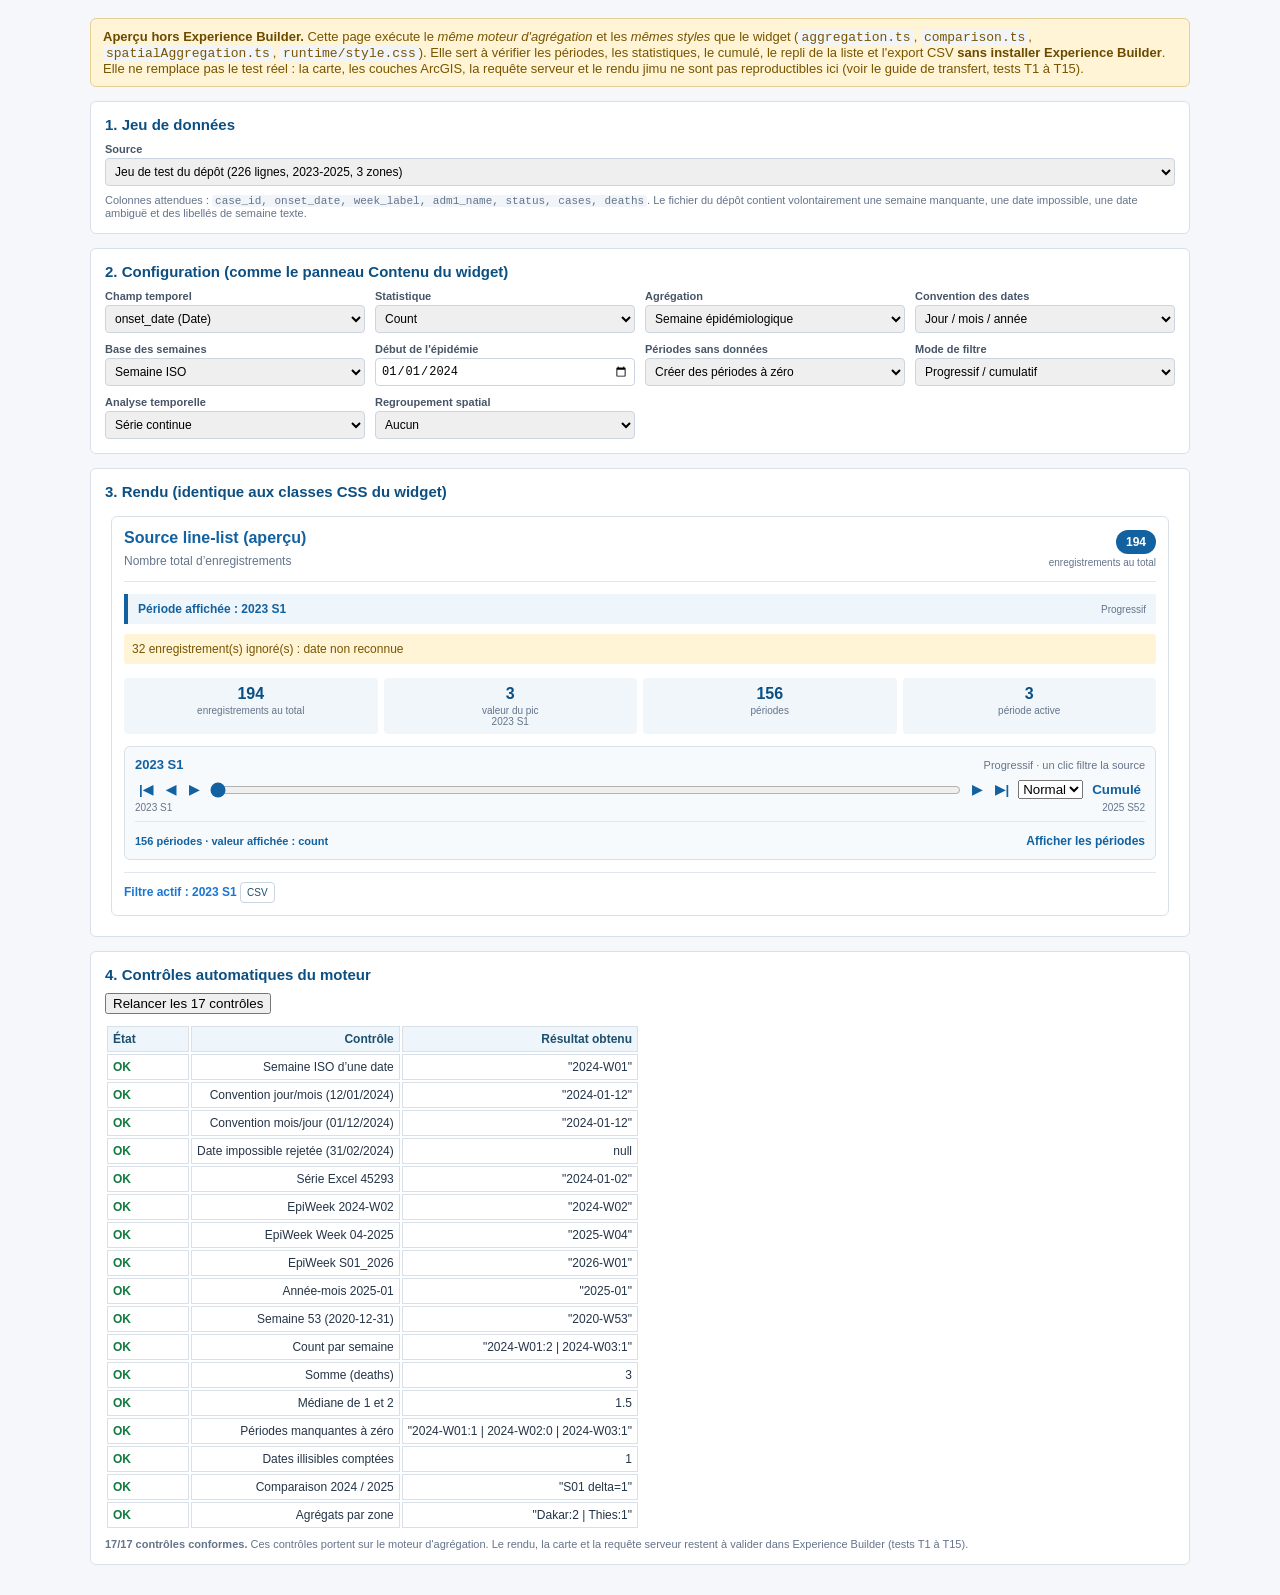
<file: tools/preview/index.html>
<!DOCTYPE html>
<html lang="fr">
<head>
<meta charset="utf-8" />
<meta name="viewport" content="width=device-width, initial-scale=1" />
<title>Aperçu hors Experience Builder — Epi Aggregator 2.0</title>
<link rel="stylesheet" href="../../widgets/epi-aggregator/src/runtime/style.css" />
<style>
  body{margin:0;background:#f5f7fa;font-family:Arial,sans-serif;color:#243447}
  .page{max-width:1100px;margin:0 auto;padding:18px}
  .banner{background:#fff4d6;border:1px solid #e6cf94;color:#795500;border-radius:6px;padding:10px 12px;font-size:13px;margin-bottom:14px}
  .banner strong{color:#6b4a00}
  .panel{background:#fff;border:1px solid #d8e1ea;border-radius:6px;padding:14px;margin-bottom:14px}
  .panel h2{font-size:15px;margin:0 0 10px;color:#0b4f83}
  .grid{display:grid;grid-template-columns:repeat(auto-fit,minmax(210px,1fr));gap:10px}
  .grid label{display:block;font-size:11px;font-weight:700;color:#475569;margin-bottom:3px}
  .grid select,.grid input{width:100%;padding:5px;border:1px solid #cbd5e1;border-radius:4px;font-size:12px;box-sizing:border-box}
  .checks td:first-child{width:70px;font-weight:700}
  .checks .ok{color:#0f7b3f}
  .checks .ko{color:#b3261e}
  .hint{font-size:11px;color:#64748b;margin-top:8px}
  code{background:#f1f5f9;border-radius:3px;padding:0 3px}
</style>
</head>
<body>
<div class="page">
  <div class="banner">
    <strong>Aperçu hors Experience Builder.</strong> Cette page exécute le <em>même moteur d'agrégation</em> et les <em>mêmes styles</em> que le widget
    (<code>aggregation.ts</code>, <code>comparison.ts</code>, <code>spatialAggregation.ts</code>, <code>runtime/style.css</code>).
    Elle sert à vérifier les périodes, les statistiques, le cumulé, le repli de la liste et l'export CSV
    <strong>sans installer Experience Builder</strong>. Elle ne remplace pas le test réel : la carte, les couches ArcGIS,
    la requête serveur et le rendu jimu ne sont pas reproductibles ici (voir le guide de transfert, tests T1 à T15).
  </div>

  <div class="panel">
    <h2>1. Jeu de données</h2>
    <div class="grid">
      <div>
        <label for="dataset">Source</label>
        <select id="dataset">
          <option value="../../deliverables/donnees_test/epi_line_list_test.csv">Jeu de test du dépôt (226 lignes, 2023-2025, 3 zones)</option>
          <option value="fichier">Fichier CSV à moi…</option>
        </select>
      </div>
      <div id="uploadWrap" hidden>
        <label for="upload">Mon fichier CSV</label>
        <input id="upload" type="file" accept=".csv,text/csv" />
      </div>
    </div>
    <div class="hint">Colonnes attendues : <code>case_id, onset_date, week_label, adm1_name, status, cases, deaths</code>. Le fichier du dépôt contient volontairement une semaine manquante, une date impossible, une date ambiguë et des libellés de semaine texte.</div>
  </div>

  <div class="panel">
    <h2>2. Configuration (comme le panneau Contenu du widget)</h2>
    <div class="grid">
      <div>
        <label for="field">Champ temporel</label>
        <select id="field">
          <option value="onset_date|date">onset_date (Date)</option>
          <option value="week_label|text">week_label (Texte / EpiWeek)</option>
        </select>
      </div>
      <div>
        <label for="statistic">Statistique</label>
        <select id="statistic">
          <option value="count">Count</option>
          <option value="sum">Sum — deaths</option>
          <option value="mean">Mean — deaths</option>
          <option value="max">Max — cases</option>
          <option value="distinct">Distinct — status</option>
        </select>
      </div>
      <div>
        <label for="period">Agrégation</label>
        <select id="period">
          <option value="epi-week">Semaine épidémiologique</option>
          <option value="month">Mois</option>
          <option value="quarter">Trimestre</option>
          <option value="year">Année</option>
        </select>
      </div>
      <div>
        <label for="convention">Convention des dates</label>
        <select id="convention">
          <option value="dmy">Jour / mois / année</option>
          <option value="mdy">Mois / jour / année</option>
          <option value="auto">Automatique</option>
        </select>
      </div>
      <div>
        <label for="weekMode">Base des semaines</label>
        <select id="weekMode">
          <option value="iso">Semaine ISO</option>
          <option value="outbreak">Depuis le début de l'épidémie</option>
        </select>
      </div>
      <div>
        <label for="outbreakStart">Début de l'épidémie</label>
        <input id="outbreakStart" type="date" value="2024-01-01" />
      </div>
      <div>
        <label for="fill">Périodes sans données</label>
        <select id="fill">
          <option value="true">Créer des périodes à zéro</option>
          <option value="false">Masquer les périodes absentes</option>
        </select>
      </div>
      <div>
        <label for="filterMode">Mode de filtre</label>
        <select id="filterMode">
          <option value="cumulative">Progressif / cumulatif</option>
          <option value="single">Une seule période</option>
          <option value="none">Toutes les données</option>
        </select>
      </div>
      <div>
        <label for="comparison">Analyse temporelle</label>
        <select id="comparison">
          <option value="continuous">Série continue</option>
          <option value="compare-years">Comparer les années</option>
        </select>
      </div>
      <div>
        <label for="boundary">Regroupement spatial</label>
        <select id="boundary">
          <option value="">Aucun</option>
          <option value="adm1_name">adm1_name</option>
        </select>
      </div>
    </div>
  </div>

  <div class="panel">
    <h2>3. Rendu (identique aux classes CSS du widget)</h2>
    <div id="app" class="epi-widget"></div>
  </div>

  <div class="panel">
    <h2>4. Contrôles automatiques du moteur</h2>
    <button id="runChecks">Relancer les 17 contrôles</button>
    <table class="checks epi-comparison" style="margin-top:10px">
      <thead><tr><th>État</th><th>Contrôle</th><th>Résultat obtenu</th></tr></thead>
      <tbody id="checksBody"></tbody>
    </table>
    <div class="hint" id="checksSummary"></div>
  </div>
</div>

<script src="moteur.js"></script>
<script src="apercu.js"></script>
</body>
</html>
</file>
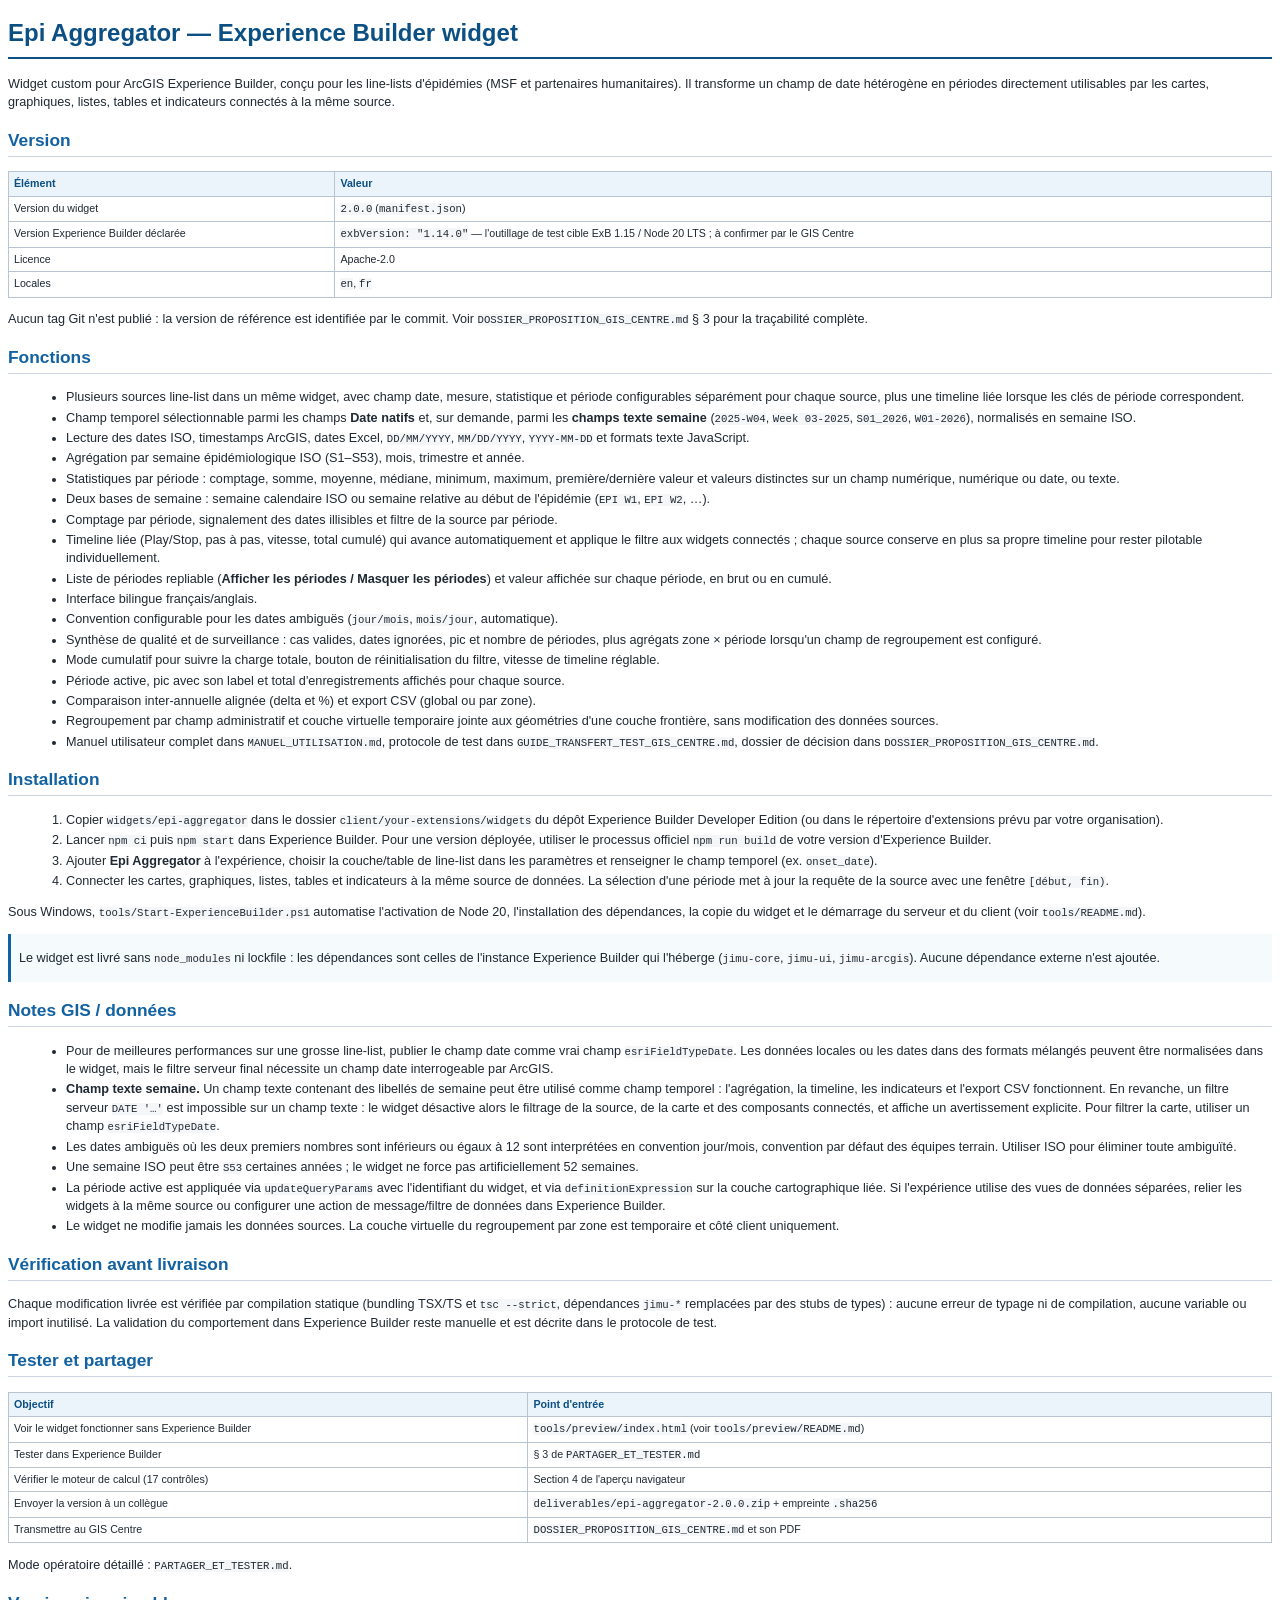
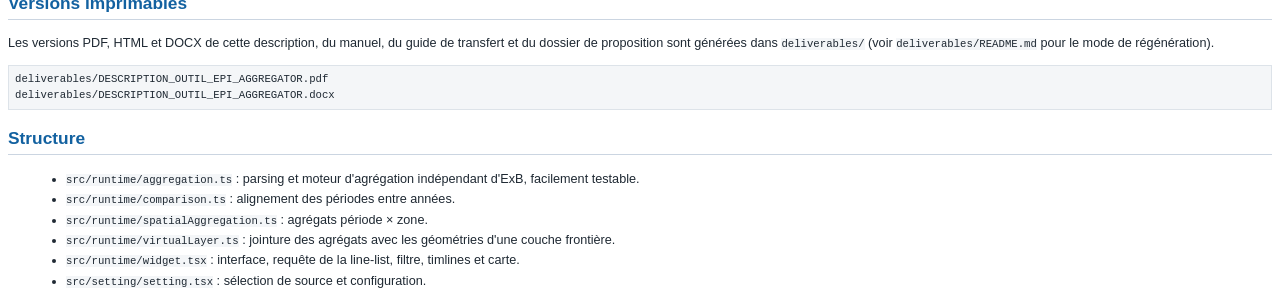
<file: deliverables/DESCRIPTION_OUTIL_EPI_AGGREGATOR.html>
<!DOCTYPE html><html lang='fr'><head><meta charset='utf-8'><title>Epi Aggregator — Experience Builder widget</title><style>
@page { size: A4; margin: 1.6cm 1.4cm; }
body { font-family: Helvetica, Arial, sans-serif; font-size: 9.5pt; color: #1f2933; line-height: 1.45; }
h1 { font-size: 18pt; color: #0b4f83; border-bottom: 2px solid #0b4f83; padding-bottom: 6px; }
h2 { font-size: 13pt; color: #1261a0; margin-top: 16px; border-bottom: 1px solid #cbd5e1; padding-bottom: 3px; }
h3 { font-size: 11pt; color: #1d4f6e; margin-top: 12px; }
h4 { font-size: 10pt; color: #1d4f6e; }
table { border-collapse: collapse; width: 100%; margin: 6px 0 10px 0; font-size: 8pt; }
th, td { border: 1px solid #b8c4d0; padding: 4px 5px; text-align: left; vertical-align: top; word-wrap: break-word; }
th { background: #eaf4fa; color: #0b4f83; }
code, pre { font-family: Courier, monospace; font-size: 8pt; background: #f4f6f8; }
pre { border: 1px solid #dde3e9; padding: 6px; white-space: pre-wrap; }
blockquote { border-left: 3px solid #1261a0; margin: 6px 0; padding: 2px 8px; background: #f5fafd; }
ul, ol { margin: 4px 0 8px 18px; }
li { margin-bottom: 2px; }
hr { border: 0; border-top: 1px solid #cbd5e1; margin: 14px 0; }
</style></head><body><h1 id="epi-aggregator-experience-builder-widget">Epi Aggregator — Experience Builder widget</h1>
<p>Widget custom pour ArcGIS Experience Builder, conçu pour les line-lists d'épidémies (MSF et partenaires humanitaires). Il transforme un champ de date hétérogène en périodes directement utilisables par les cartes, graphiques, listes, tables et indicateurs connectés à la même source.</p>
<h2 id="version">Version</h2>
<table>
<thead>
<tr>
<th>Élément</th>
<th>Valeur</th>
</tr>
</thead>
<tbody>
<tr>
<td>Version du widget</td>
<td><code>2.0.0</code> (<code>manifest.json</code>)</td>
</tr>
<tr>
<td>Version Experience Builder déclarée</td>
<td><code>exbVersion: "1.14.0"</code> — l'outillage de test cible ExB 1.15 / Node 20 LTS ; à confirmer par le GIS Centre</td>
</tr>
<tr>
<td>Licence</td>
<td>Apache-2.0</td>
</tr>
<tr>
<td>Locales</td>
<td><code>en</code>, <code>fr</code></td>
</tr>
</tbody>
</table>
<p>Aucun tag Git n'est publié : la version de référence est identifiée par le commit. Voir <code>DOSSIER_PROPOSITION_GIS_CENTRE.md</code> § 3 pour la traçabilité complète.</p>
<h2 id="fonctions">Fonctions</h2>
<ul>
<li>Plusieurs sources line-list dans un même widget, avec champ date, mesure, statistique et période configurables séparément pour chaque source, plus une timeline liée lorsque les clés de période correspondent.</li>
<li>Champ temporel sélectionnable parmi les champs <strong>Date natifs</strong> et, sur demande, parmi les <strong>champs texte semaine</strong> (<code>2025-W04</code>, <code>Week 03-2025</code>, <code>S01_2026</code>, <code>W01-2026</code>), normalisés en semaine ISO.</li>
<li>Lecture des dates ISO, timestamps ArcGIS, dates Excel, <code>DD/MM/YYYY</code>, <code>MM/DD/YYYY</code>, <code>YYYY-MM-DD</code> et formats texte JavaScript.</li>
<li>Agrégation par semaine épidémiologique ISO (S1–S53), mois, trimestre et année.</li>
<li>Statistiques par période : comptage, somme, moyenne, médiane, minimum, maximum, première/dernière valeur et valeurs distinctes sur un champ numérique, numérique ou date, ou texte.</li>
<li>Deux bases de semaine : semaine calendaire ISO ou semaine relative au début de l'épidémie (<code>EPI W1</code>, <code>EPI W2</code>, …).</li>
<li>Comptage par période, signalement des dates illisibles et filtre de la source par période.</li>
<li>Timeline liée (Play/Stop, pas à pas, vitesse, total cumulé) qui avance automatiquement et applique le filtre aux widgets connectés ; chaque source conserve en plus sa propre timeline pour rester pilotable individuellement.</li>
<li>Liste de périodes repliable (<strong>Afficher les périodes / Masquer les périodes</strong>) et valeur affichée sur chaque période, en brut ou en cumulé.</li>
<li>Interface bilingue français/anglais.</li>
<li>Convention configurable pour les dates ambiguës (<code>jour/mois</code>, <code>mois/jour</code>, automatique).</li>
<li>Synthèse de qualité et de surveillance : cas valides, dates ignorées, pic et nombre de périodes, plus agrégats zone × période lorsqu'un champ de regroupement est configuré.</li>
<li>Mode cumulatif pour suivre la charge totale, bouton de réinitialisation du filtre, vitesse de timeline réglable.</li>
<li>Période active, pic avec son label et total d'enregistrements affichés pour chaque source.</li>
<li>Comparaison inter-annuelle alignée (delta et %) et export CSV (global ou par zone).</li>
<li>Regroupement par champ administratif et couche virtuelle temporaire jointe aux géométries d'une couche frontière, sans modification des données sources.</li>
<li>Manuel utilisateur complet dans <code>MANUEL_UTILISATION.md</code>, protocole de test dans <code>GUIDE_TRANSFERT_TEST_GIS_CENTRE.md</code>, dossier de décision dans <code>DOSSIER_PROPOSITION_GIS_CENTRE.md</code>.</li>
</ul>
<h2 id="installation">Installation</h2>
<ol>
<li>Copier <code>widgets/epi-aggregator</code> dans le dossier <code>client/your-extensions/widgets</code> du dépôt Experience Builder Developer Edition (ou dans le répertoire d'extensions prévu par votre organisation).</li>
<li>Lancer <code>npm ci</code> puis <code>npm start</code> dans Experience Builder. Pour une version déployée, utiliser le processus officiel <code>npm run build</code> de votre version d'Experience Builder.</li>
<li>Ajouter <strong>Epi Aggregator</strong> à l'expérience, choisir la couche/table de line-list dans les paramètres et renseigner le champ temporel (ex. <code>onset_date</code>).</li>
<li>Connecter les cartes, graphiques, listes, tables et indicateurs à la même source de données. La sélection d'une période met à jour la requête de la source avec une fenêtre <code>[début, fin)</code>.</li>
</ol>
<p>Sous Windows, <code>tools/Start-ExperienceBuilder.ps1</code> automatise l'activation de Node 20, l'installation des dépendances, la copie du widget et le démarrage du serveur et du client (voir <code>tools/README.md</code>).</p>
<blockquote>
<p>Le widget est livré sans <code>node_modules</code> ni lockfile : les dépendances sont celles de l'instance Experience Builder qui l'héberge (<code>jimu-core</code>, <code>jimu-ui</code>, <code>jimu-arcgis</code>). Aucune dépendance externe n'est ajoutée.</p>
</blockquote>
<h2 id="notes-gis-donnees">Notes GIS / données</h2>
<ul>
<li>Pour de meilleures performances sur une grosse line-list, publier le champ date comme vrai champ <code>esriFieldTypeDate</code>. Les données locales ou les dates dans des formats mélangés peuvent être normalisées dans le widget, mais le filtre serveur final nécessite un champ date interrogeable par ArcGIS.</li>
<li><strong>Champ texte semaine.</strong> Un champ texte contenant des libellés de semaine peut être utilisé comme champ temporel : l'agrégation, la timeline, les indicateurs et l'export CSV fonctionnent. En revanche, un filtre serveur <code>DATE '…'</code> est impossible sur un champ texte : le widget désactive alors le filtrage de la source, de la carte et des composants connectés, et affiche un avertissement explicite. Pour filtrer la carte, utiliser un champ <code>esriFieldTypeDate</code>.</li>
<li>Les dates ambiguës où les deux premiers nombres sont inférieurs ou égaux à 12 sont interprétées en convention jour/mois, convention par défaut des équipes terrain. Utiliser ISO pour éliminer toute ambiguïté.</li>
<li>Une semaine ISO peut être <code>S53</code> certaines années ; le widget ne force pas artificiellement 52 semaines.</li>
<li>La période active est appliquée via <code>updateQueryParams</code> avec l'identifiant du widget, et via <code>definitionExpression</code> sur la couche cartographique liée. Si l'expérience utilise des vues de données séparées, relier les widgets à la même source ou configurer une action de message/filtre de données dans Experience Builder.</li>
<li>Le widget ne modifie jamais les données sources. La couche virtuelle du regroupement par zone est temporaire et côté client uniquement.</li>
</ul>
<h2 id="verification-avant-livraison">Vérification avant livraison</h2>
<p>Chaque modification livrée est vérifiée par compilation statique (bundling TSX/TS et <code>tsc --strict</code>, dépendances <code>jimu-*</code> remplacées par des stubs de types) : aucune erreur de typage ni de compilation, aucune variable ou import inutilisé. La validation du comportement dans Experience Builder reste manuelle et est décrite dans le protocole de test.</p>
<h2 id="tester-et-partager">Tester et partager</h2>
<table>
<thead>
<tr>
<th>Objectif</th>
<th>Point d'entrée</th>
</tr>
</thead>
<tbody>
<tr>
<td>Voir le widget fonctionner sans Experience Builder</td>
<td><code>tools/preview/index.html</code> (voir <code>tools/preview/README.md</code>)</td>
</tr>
<tr>
<td>Tester dans Experience Builder</td>
<td>§ 3 de <code>PARTAGER_ET_TESTER.md</code></td>
</tr>
<tr>
<td>Vérifier le moteur de calcul (17 contrôles)</td>
<td>Section 4 de l'aperçu navigateur</td>
</tr>
<tr>
<td>Envoyer la version à un collègue</td>
<td><code>deliverables/epi-aggregator-2.0.0.zip</code> + empreinte <code>.sha256</code></td>
</tr>
<tr>
<td>Transmettre au GIS Centre</td>
<td><code>DOSSIER_PROPOSITION_GIS_CENTRE.md</code> et son PDF</td>
</tr>
</tbody>
</table>
<p>Mode opératoire détaillé : <code>PARTAGER_ET_TESTER.md</code>.</p>
<h2 id="versions-imprimables">Versions imprimables</h2>
<p>Les versions PDF, HTML et DOCX de cette description, du manuel, du guide de transfert et du dossier de proposition sont générées dans <code>deliverables/</code> (voir <code>deliverables/README.md</code> pour le mode de régénération).</p>
<pre><code class="language-text">deliverables/DESCRIPTION_OUTIL_EPI_AGGREGATOR.pdf
deliverables/DESCRIPTION_OUTIL_EPI_AGGREGATOR.docx
</code></pre>
<h2 id="structure">Structure</h2>
<ul>
<li><code>src/runtime/aggregation.ts</code> : parsing et moteur d'agrégation indépendant d'ExB, facilement testable.</li>
<li><code>src/runtime/comparison.ts</code> : alignement des périodes entre années.</li>
<li><code>src/runtime/spatialAggregation.ts</code> : agrégats période × zone.</li>
<li><code>src/runtime/virtualLayer.ts</code> : jointure des agrégats avec les géométries d'une couche frontière.</li>
<li><code>src/runtime/widget.tsx</code> : interface, requête de la line-list, filtre, timlines et carte.</li>
<li><code>src/setting/setting.tsx</code> : sélection de source et configuration.</li>
</ul></body></html>
</file>
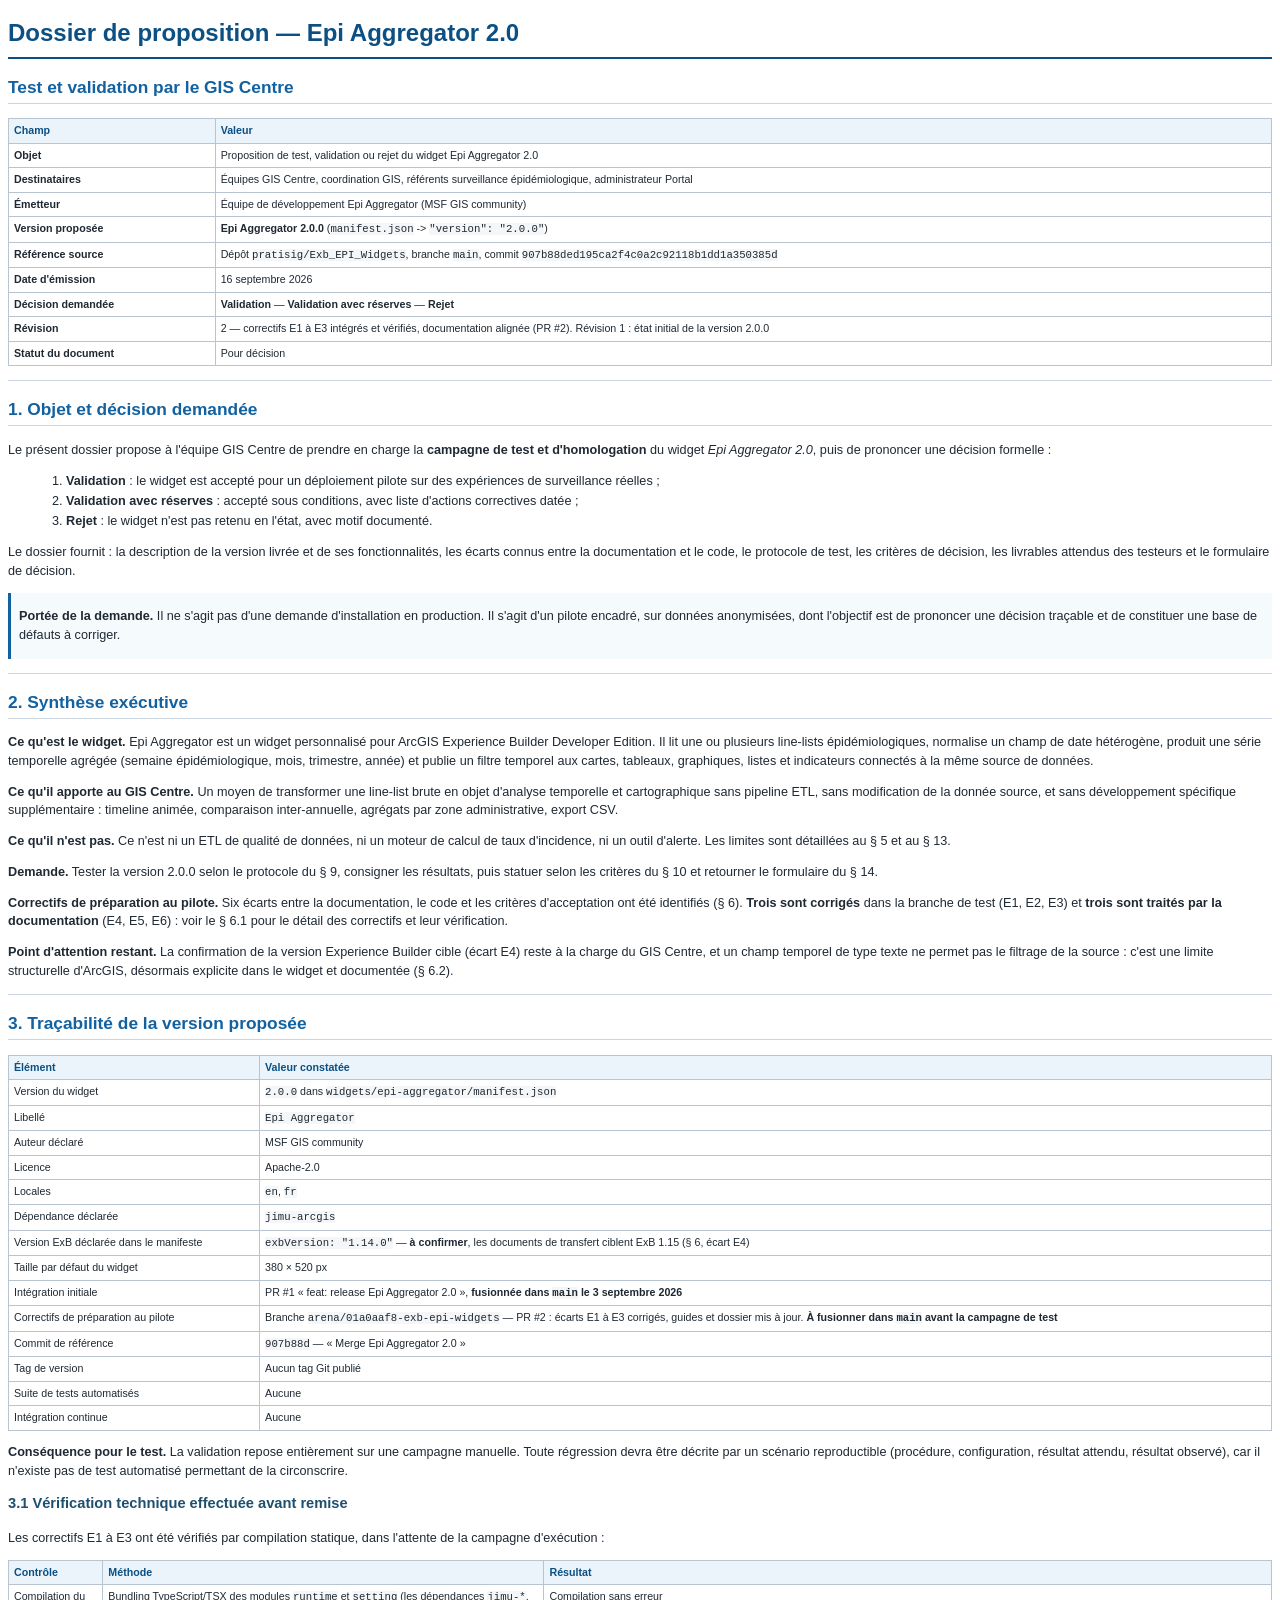
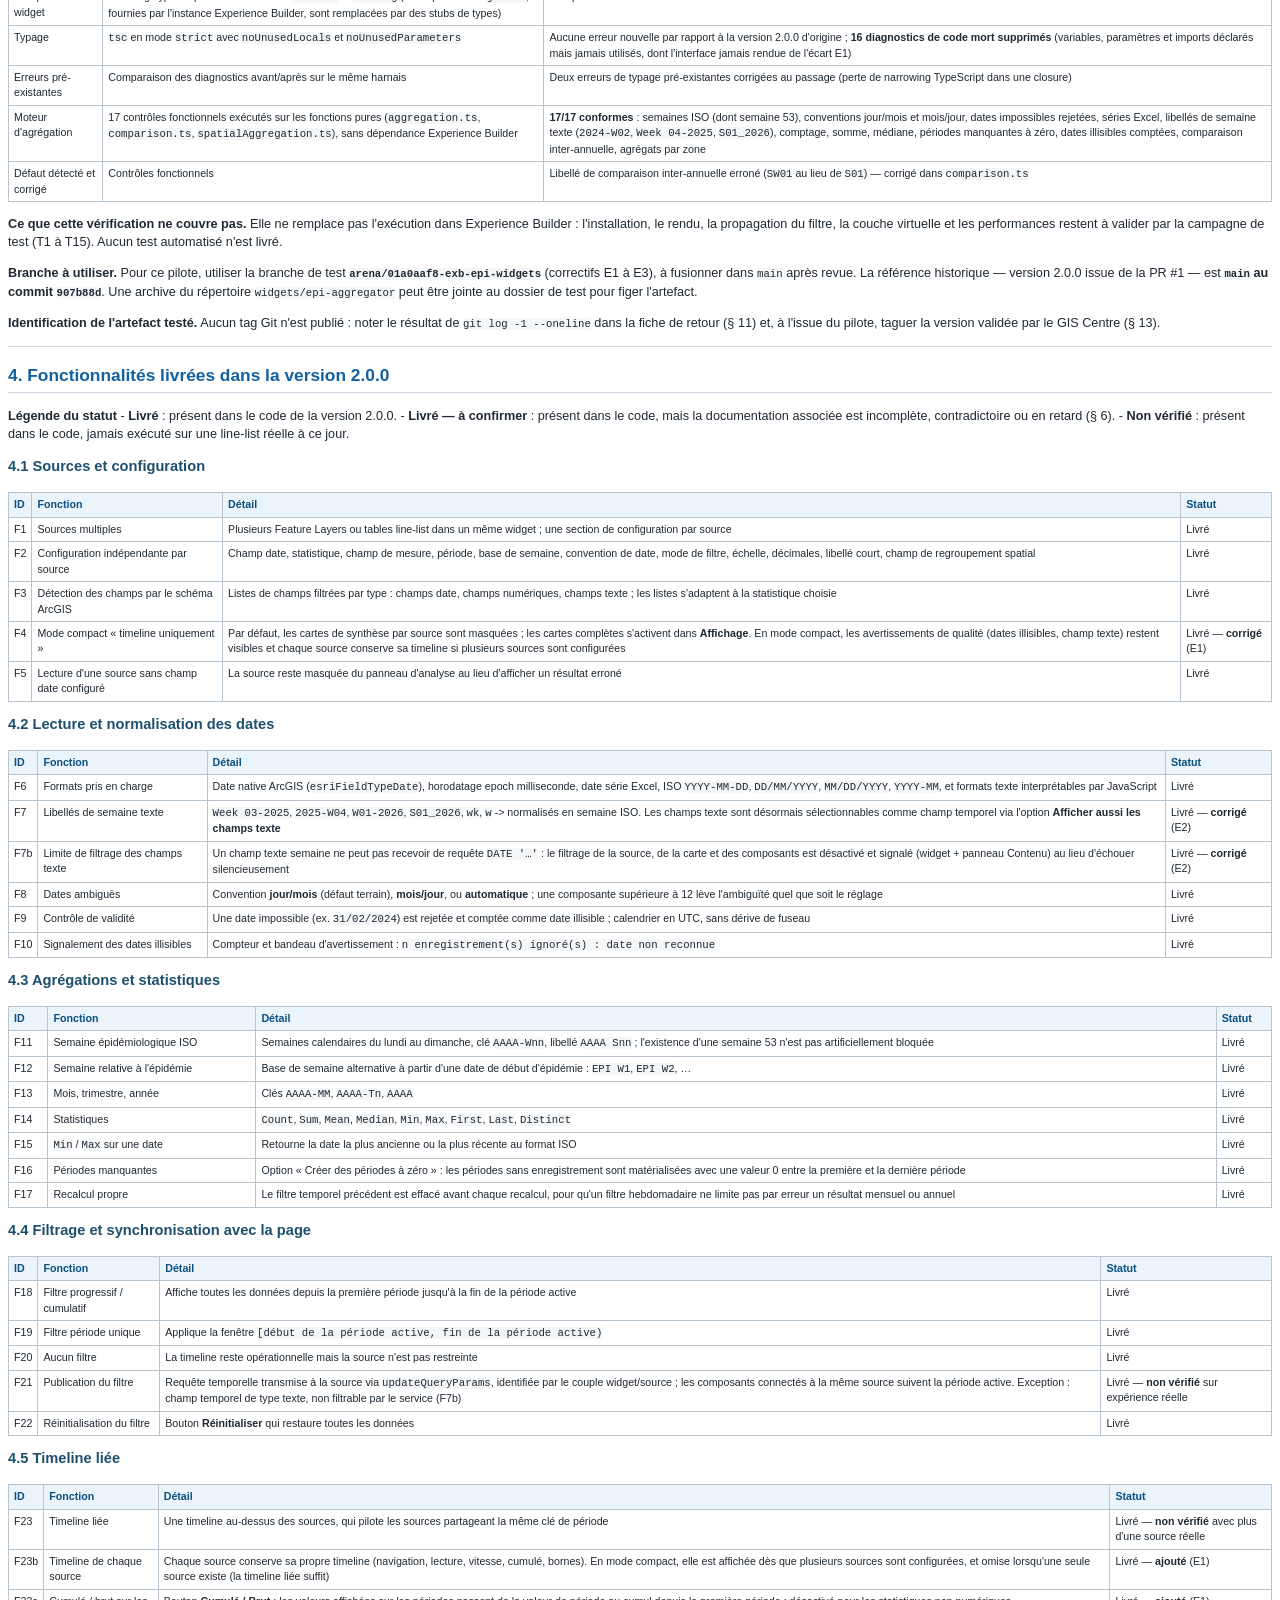
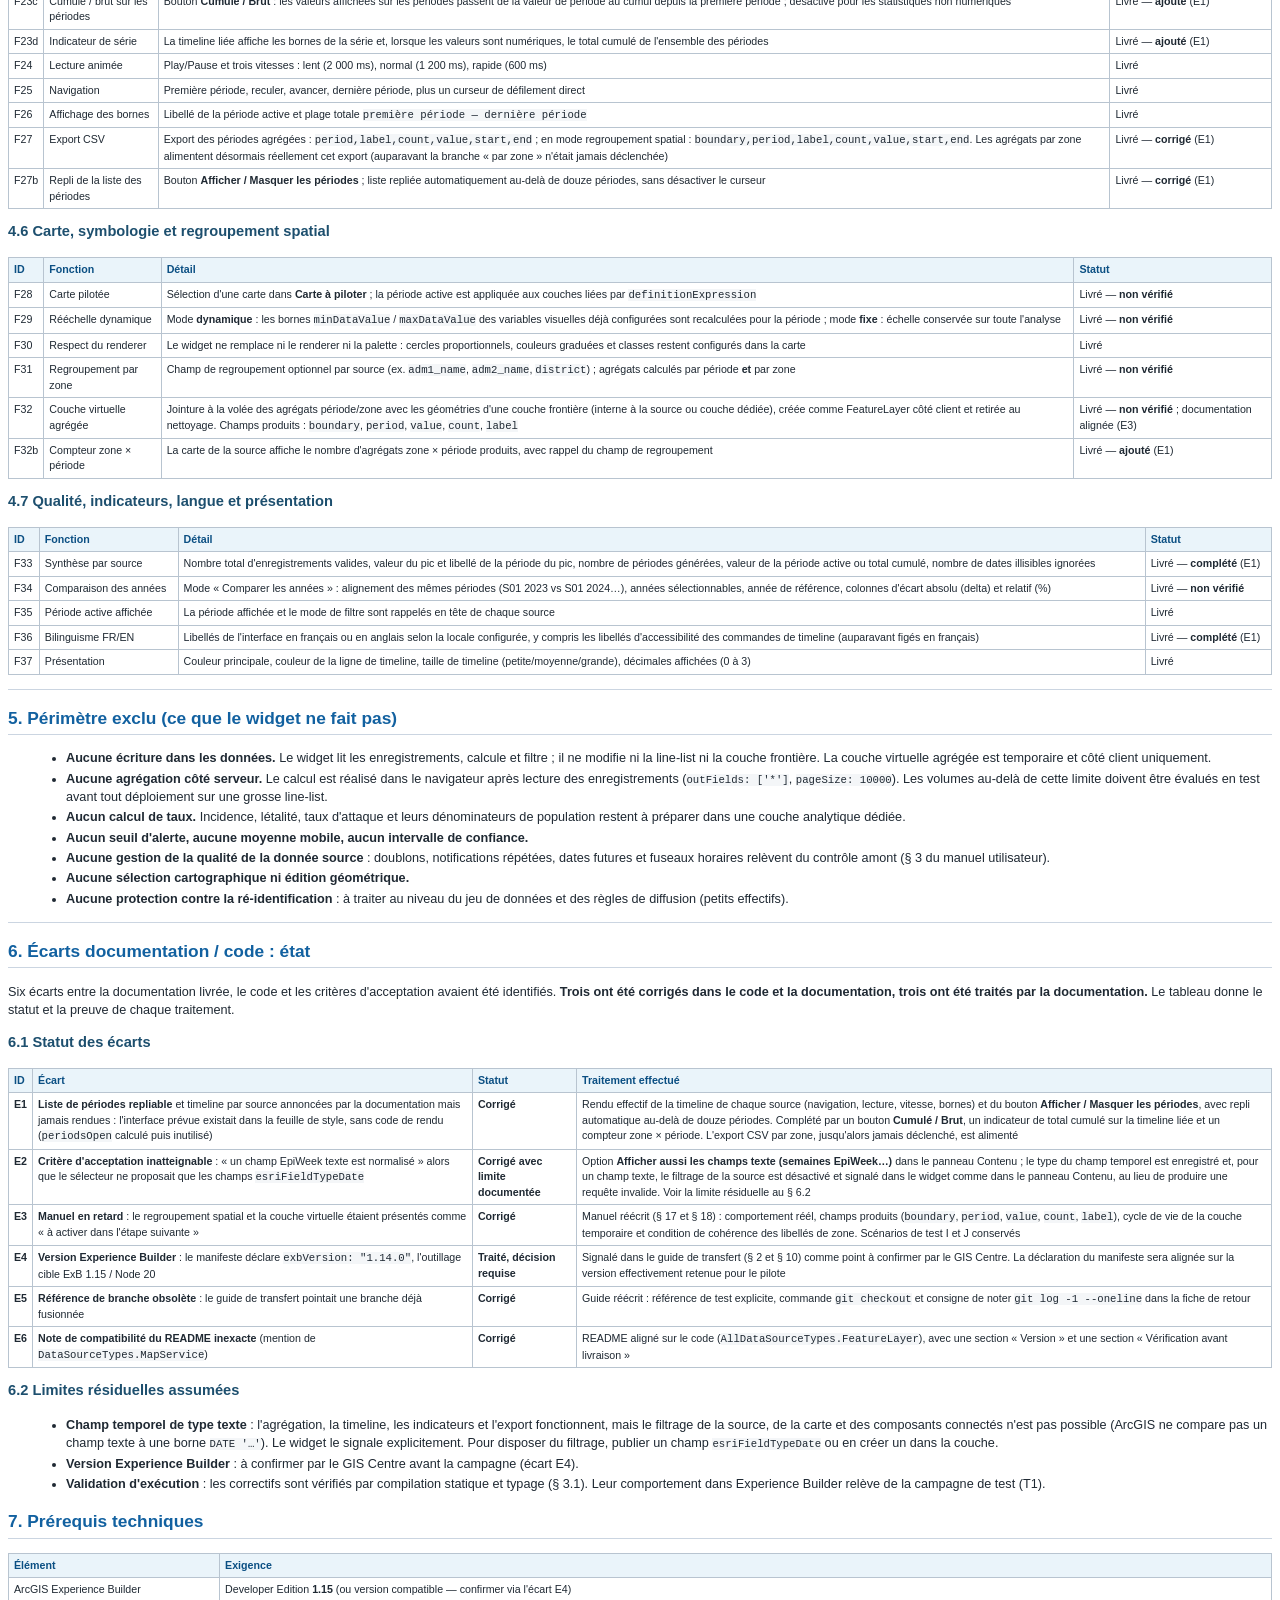
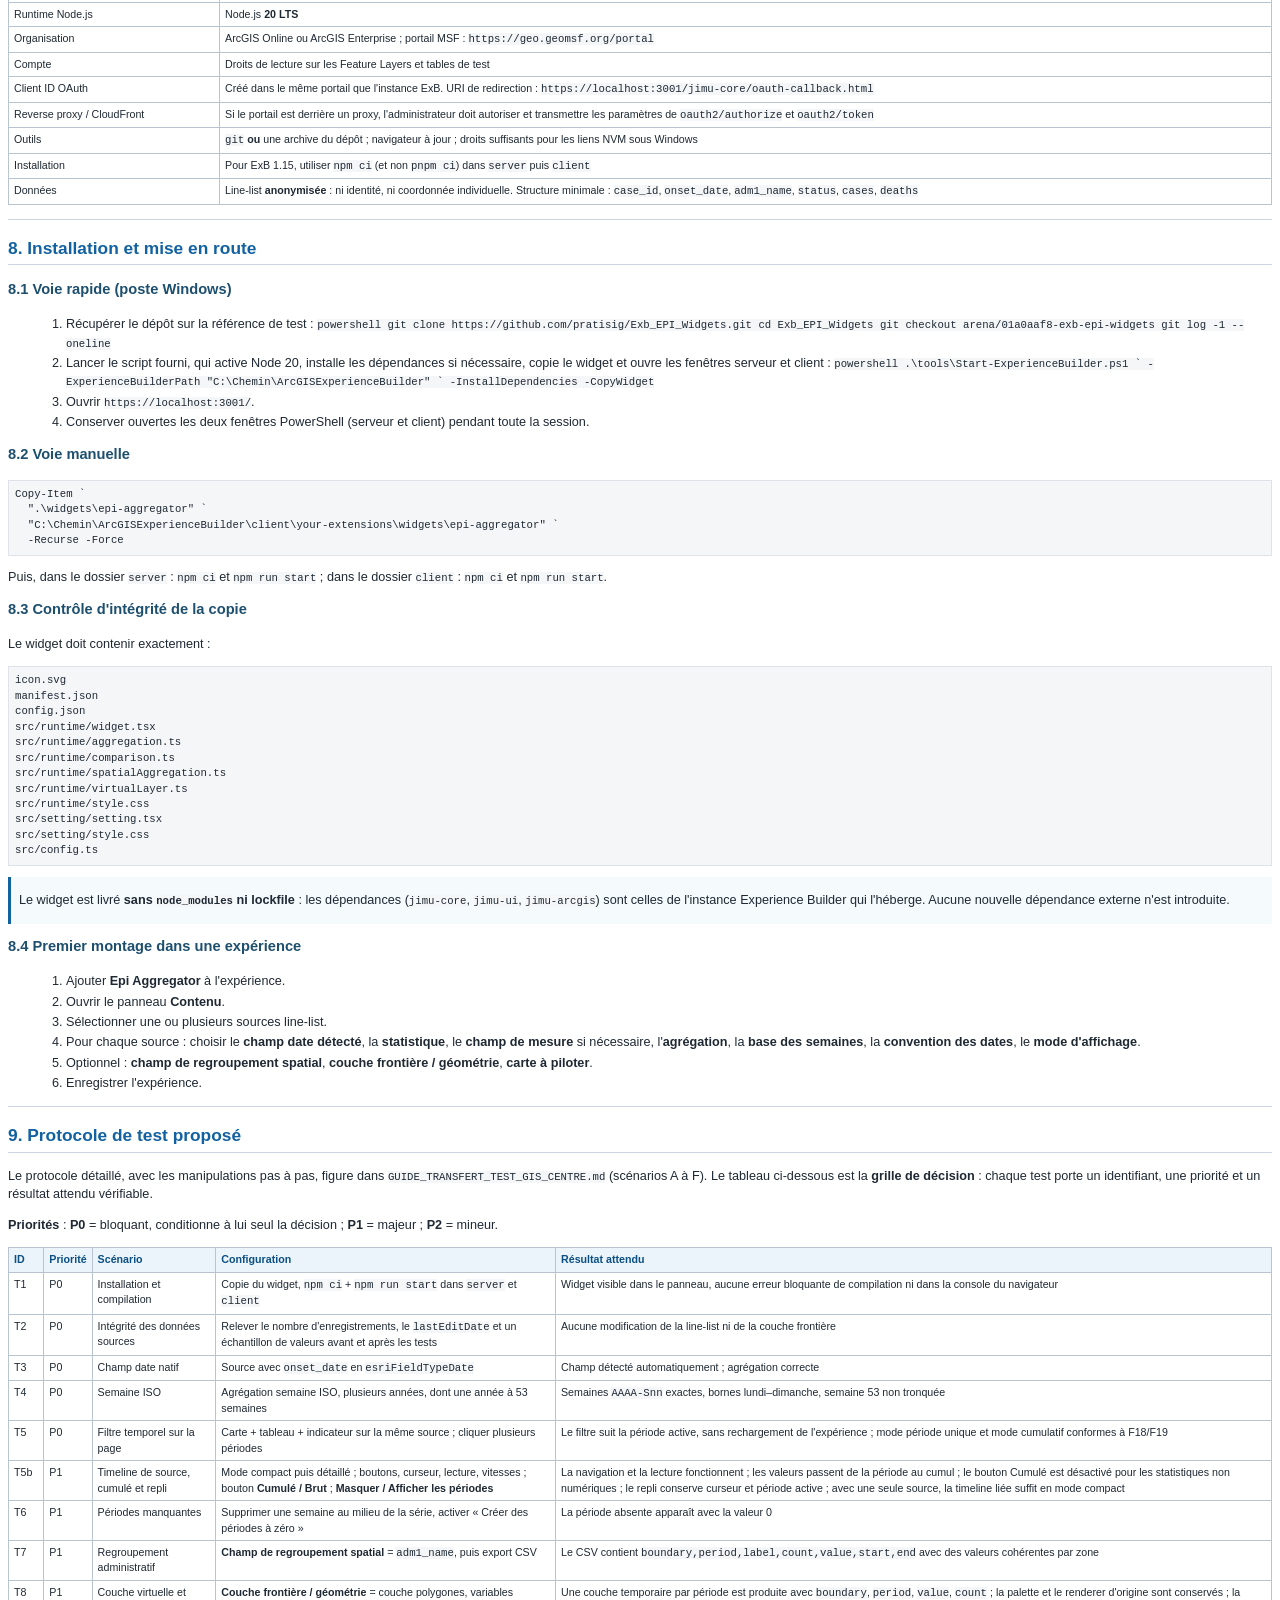
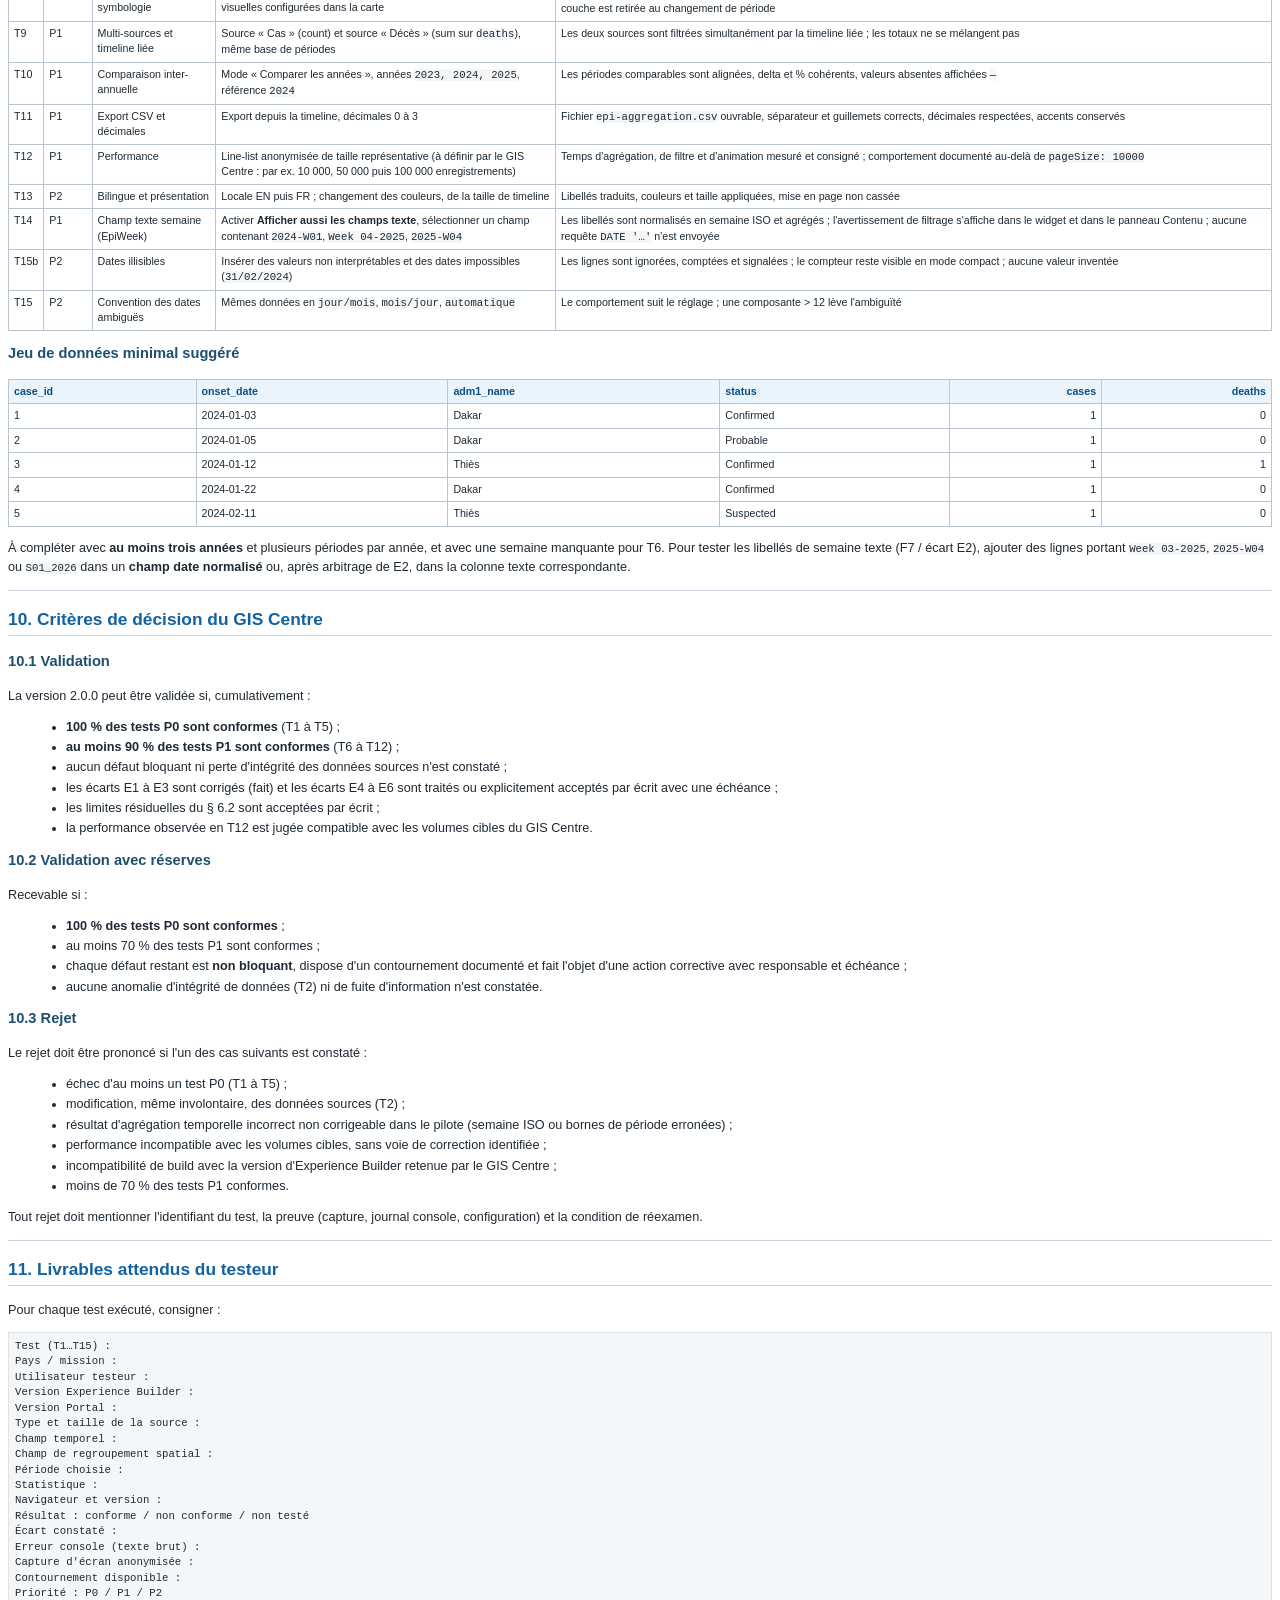
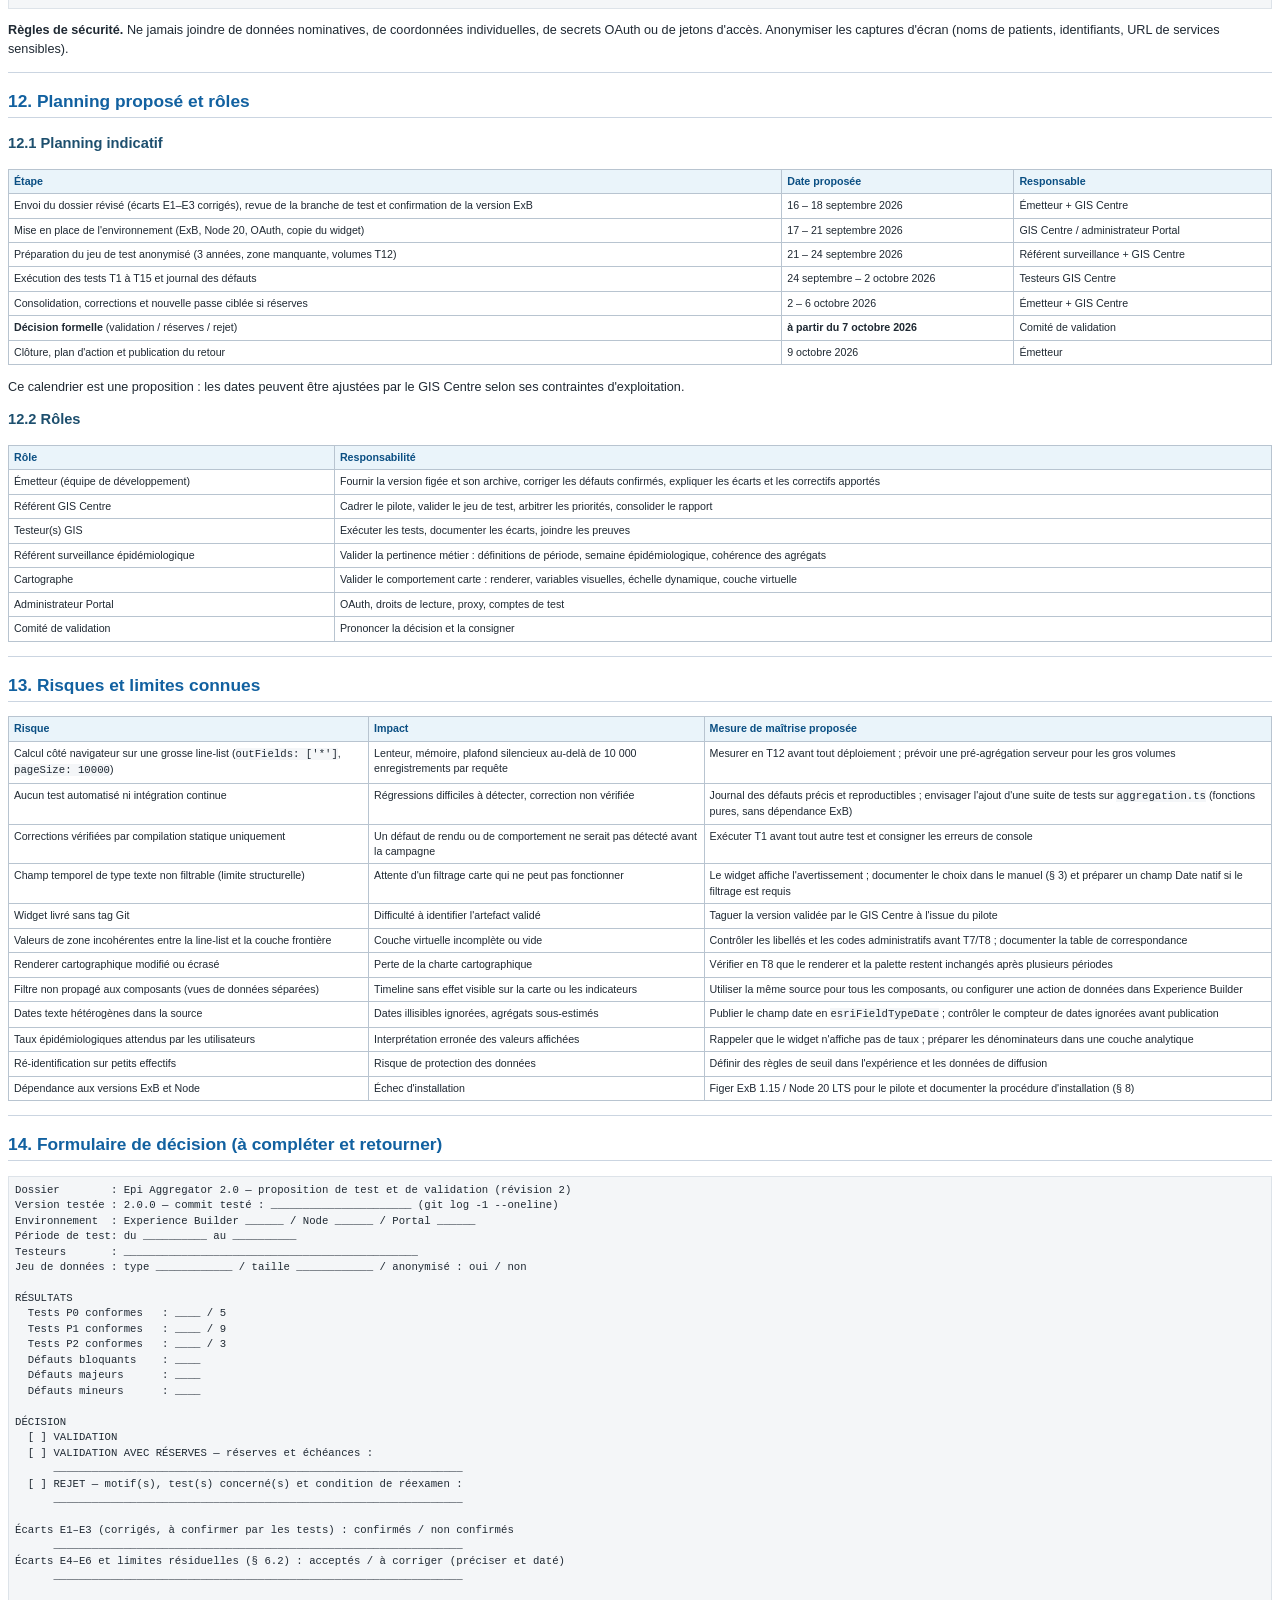
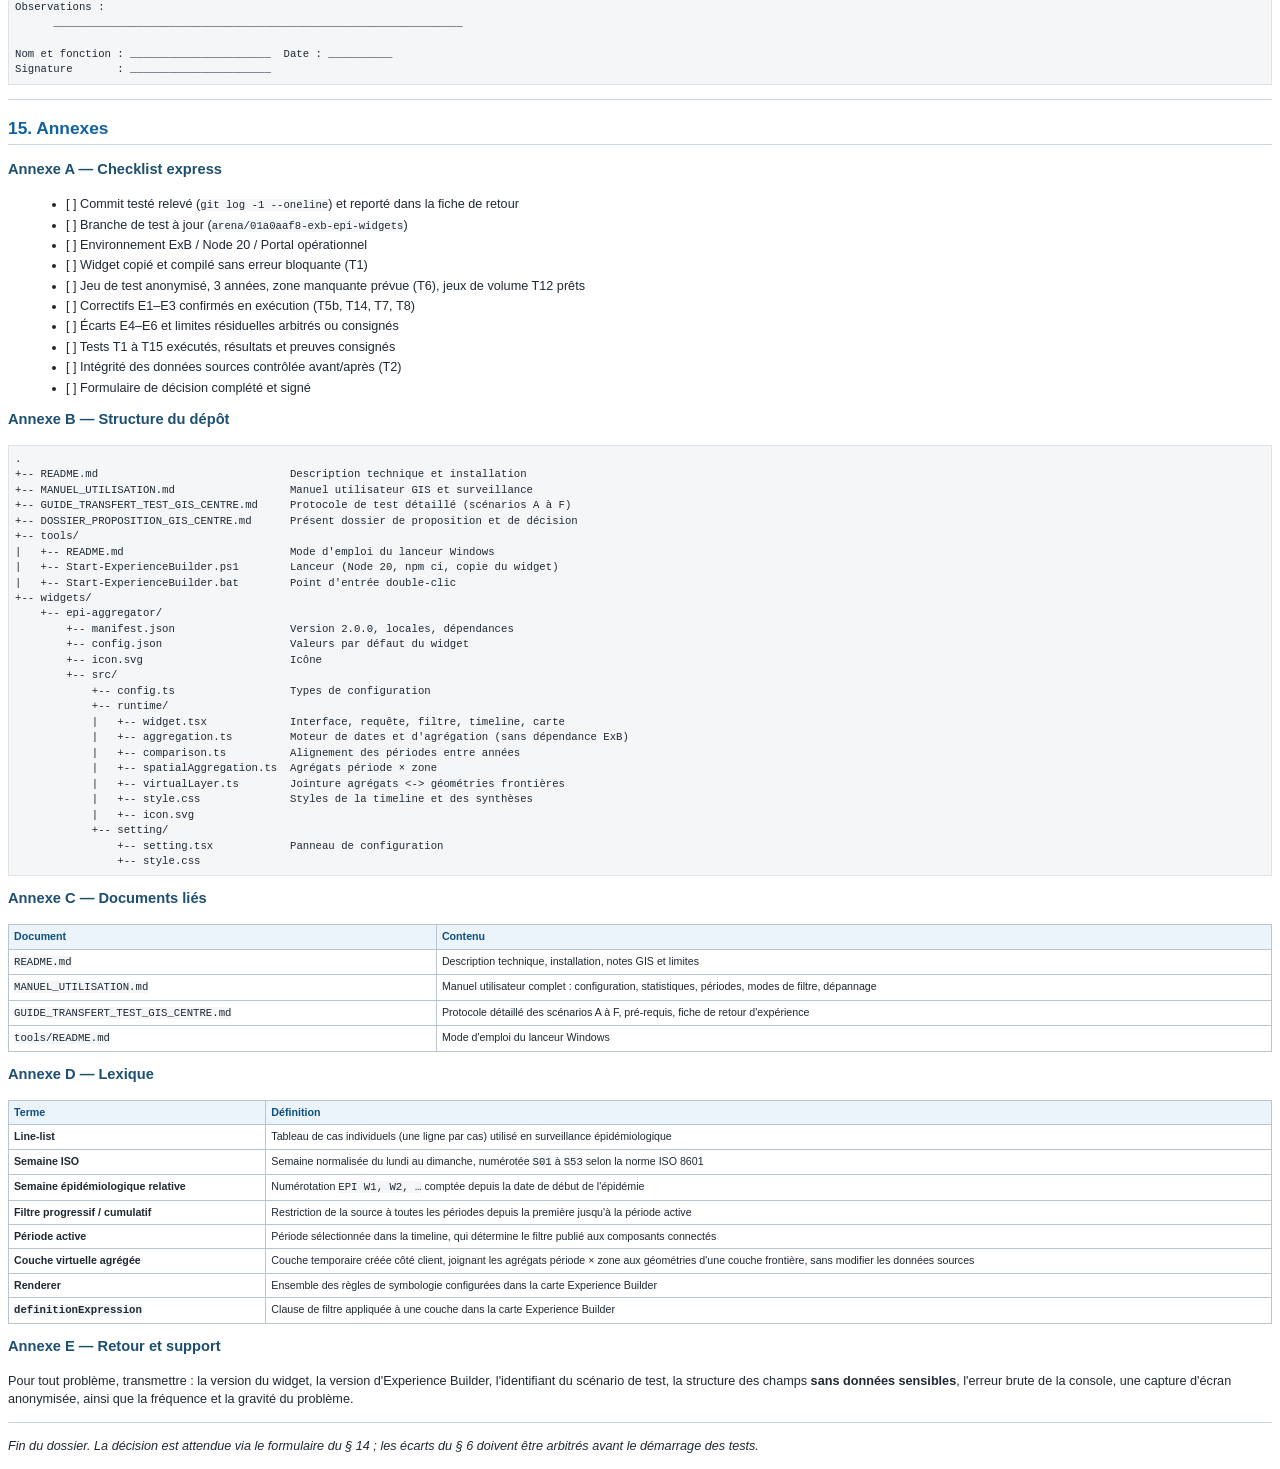
<file: deliverables/DOSSIER_PROPOSITION_GIS_CENTRE.html>
<!DOCTYPE html><html lang='fr'><head><meta charset='utf-8'><title>Dossier de proposition — Epi Aggregator 2.0</title><style>
@page { size: A4; margin: 1.6cm 1.4cm; }
body { font-family: Helvetica, Arial, sans-serif; font-size: 9.5pt; color: #1f2933; line-height: 1.45; }
h1 { font-size: 18pt; color: #0b4f83; border-bottom: 2px solid #0b4f83; padding-bottom: 6px; }
h2 { font-size: 13pt; color: #1261a0; margin-top: 16px; border-bottom: 1px solid #cbd5e1; padding-bottom: 3px; }
h3 { font-size: 11pt; color: #1d4f6e; margin-top: 12px; }
h4 { font-size: 10pt; color: #1d4f6e; }
table { border-collapse: collapse; width: 100%; margin: 6px 0 10px 0; font-size: 8pt; }
th, td { border: 1px solid #b8c4d0; padding: 4px 5px; text-align: left; vertical-align: top; word-wrap: break-word; }
th { background: #eaf4fa; color: #0b4f83; }
code, pre { font-family: Courier, monospace; font-size: 8pt; background: #f4f6f8; }
pre { border: 1px solid #dde3e9; padding: 6px; white-space: pre-wrap; }
blockquote { border-left: 3px solid #1261a0; margin: 6px 0; padding: 2px 8px; background: #f5fafd; }
ul, ol { margin: 4px 0 8px 18px; }
li { margin-bottom: 2px; }
hr { border: 0; border-top: 1px solid #cbd5e1; margin: 14px 0; }
</style></head><body><h1 id="dossier-de-proposition-epi-aggregator-20">Dossier de proposition — Epi Aggregator 2.0</h1>
<h2 id="test-et-validation-par-le-gis-centre">Test et validation par le GIS Centre</h2>
<table>
<thead>
<tr>
<th>Champ</th>
<th>Valeur</th>
</tr>
</thead>
<tbody>
<tr>
<td><strong>Objet</strong></td>
<td>Proposition de test, validation ou rejet du widget Epi Aggregator 2.0</td>
</tr>
<tr>
<td><strong>Destinataires</strong></td>
<td>Équipes GIS Centre, coordination GIS, référents surveillance épidémiologique, administrateur Portal</td>
</tr>
<tr>
<td><strong>Émetteur</strong></td>
<td>Équipe de développement Epi Aggregator (MSF GIS community)</td>
</tr>
<tr>
<td><strong>Version proposée</strong></td>
<td><strong>Epi Aggregator 2.0.0</strong> (<code>manifest.json</code> -&gt; <code>"version": "2.0.0"</code>)</td>
</tr>
<tr>
<td><strong>Référence source</strong></td>
<td>Dépôt <code>pratisig/Exb_EPI_Widgets</code>, branche <code>main</code>, commit <code>907b88ded195ca2f4c0a2c92118b1dd1a350385d</code></td>
</tr>
<tr>
<td><strong>Date d'émission</strong></td>
<td>16 septembre 2026</td>
</tr>
<tr>
<td><strong>Décision demandée</strong></td>
<td><strong>Validation</strong> — <strong>Validation avec réserves</strong> — <strong>Rejet</strong></td>
</tr>
<tr>
<td><strong>Révision</strong></td>
<td>2 — correctifs E1 à E3 intégrés et vérifiés, documentation alignée (PR #2). Révision 1 : état initial de la version 2.0.0</td>
</tr>
<tr>
<td><strong>Statut du document</strong></td>
<td>Pour décision</td>
</tr>
</tbody>
</table>
<hr />
<h2 id="1-objet-et-decision-demandee">1. Objet et décision demandée</h2>
<p>Le présent dossier propose à l'équipe GIS Centre de prendre en charge la <strong>campagne de test et d'homologation</strong> du widget <em>Epi Aggregator 2.0</em>, puis de prononcer une décision formelle :</p>
<ol>
<li><strong>Validation</strong> : le widget est accepté pour un déploiement pilote sur des expériences de surveillance réelles ;</li>
<li><strong>Validation avec réserves</strong> : accepté sous conditions, avec liste d'actions correctives datée ;</li>
<li><strong>Rejet</strong> : le widget n'est pas retenu en l'état, avec motif documenté.</li>
</ol>
<p>Le dossier fournit : la description de la version livrée et de ses fonctionnalités, les écarts connus entre la documentation et le code, le protocole de test, les critères de décision, les livrables attendus des testeurs et le formulaire de décision.</p>
<blockquote>
<p><strong>Portée de la demande.</strong> Il ne s'agit pas d'une demande d'installation en production. Il s'agit d'un pilote encadré, sur données anonymisées, dont l'objectif est de prononcer une décision traçable et de constituer une base de défauts à corriger.</p>
</blockquote>
<hr />
<h2 id="2-synthese-executive">2. Synthèse exécutive</h2>
<p><strong>Ce qu'est le widget.</strong> Epi Aggregator est un widget personnalisé pour ArcGIS Experience Builder Developer Edition. Il lit une ou plusieurs line-lists épidémiologiques, normalise un champ de date hétérogène, produit une série temporelle agrégée (semaine épidémiologique, mois, trimestre, année) et publie un filtre temporel aux cartes, tableaux, graphiques, listes et indicateurs connectés à la même source de données.</p>
<p><strong>Ce qu'il apporte au GIS Centre.</strong> Un moyen de transformer une line-list brute en objet d'analyse temporelle et cartographique sans pipeline ETL, sans modification de la donnée source, et sans développement spécifique supplémentaire : timeline animée, comparaison inter-annuelle, agrégats par zone administrative, export CSV.</p>
<p><strong>Ce qu'il n'est pas.</strong> Ce n'est ni un ETL de qualité de données, ni un moteur de calcul de taux d'incidence, ni un outil d'alerte. Les limites sont détaillées au § 5 et au § 13.</p>
<p><strong>Demande.</strong> Tester la version 2.0.0 selon le protocole du § 9, consigner les résultats, puis statuer selon les critères du § 10 et retourner le formulaire du § 14.</p>
<p><strong>Correctifs de préparation au pilote.</strong> Six écarts entre la documentation, le code et les critères d'acceptation ont été identifiés (§ 6). <strong>Trois sont corrigés</strong> dans la branche de test (E1, E2, E3) et <strong>trois sont traités par la documentation</strong> (E4, E5, E6) : voir le § 6.1 pour le détail des correctifs et leur vérification.</p>
<p><strong>Point d'attention restant.</strong> La confirmation de la version Experience Builder cible (écart E4) reste à la charge du GIS Centre, et un champ temporel de type texte ne permet pas le filtrage de la source : c'est une limite structurelle d'ArcGIS, désormais explicite dans le widget et documentée (§ 6.2).</p>
<hr />
<h2 id="3-tracabilite-de-la-version-proposee">3. Traçabilité de la version proposée</h2>
<table>
<thead>
<tr>
<th>Élément</th>
<th>Valeur constatée</th>
</tr>
</thead>
<tbody>
<tr>
<td>Version du widget</td>
<td><code>2.0.0</code> dans <code>widgets/epi-aggregator/manifest.json</code></td>
</tr>
<tr>
<td>Libellé</td>
<td><code>Epi Aggregator</code></td>
</tr>
<tr>
<td>Auteur déclaré</td>
<td>MSF GIS community</td>
</tr>
<tr>
<td>Licence</td>
<td>Apache-2.0</td>
</tr>
<tr>
<td>Locales</td>
<td><code>en</code>, <code>fr</code></td>
</tr>
<tr>
<td>Dépendance déclarée</td>
<td><code>jimu-arcgis</code></td>
</tr>
<tr>
<td>Version ExB déclarée dans le manifeste</td>
<td><code>exbVersion: "1.14.0"</code> — <strong>à confirmer</strong>, les documents de transfert ciblent ExB 1.15 (§ 6, écart E4)</td>
</tr>
<tr>
<td>Taille par défaut du widget</td>
<td>380 × 520 px</td>
</tr>
<tr>
<td>Intégration initiale</td>
<td>PR #1 « feat: release Epi Aggregator 2.0 », <strong>fusionnée dans <code>main</code> le 3 septembre 2026</strong></td>
</tr>
<tr>
<td>Correctifs de préparation au pilote</td>
<td>Branche <code>arena/01a0aaf8-exb-epi-widgets</code> — PR #2 : écarts E1 à E3 corrigés, guides et dossier mis à jour. <strong>À fusionner dans <code>main</code> avant la campagne de test</strong></td>
</tr>
<tr>
<td>Commit de référence</td>
<td><code>907b88d</code> — « Merge Epi Aggregator 2.0 »</td>
</tr>
<tr>
<td>Tag de version</td>
<td>Aucun tag Git publié</td>
</tr>
<tr>
<td>Suite de tests automatisés</td>
<td>Aucune</td>
</tr>
<tr>
<td>Intégration continue</td>
<td>Aucune</td>
</tr>
</tbody>
</table>
<p><strong>Conséquence pour le test.</strong> La validation repose entièrement sur une campagne manuelle. Toute régression devra être décrite par un scénario reproductible (procédure, configuration, résultat attendu, résultat observé), car il n'existe pas de test automatisé permettant de la circonscrire.</p>
<h3 id="31-verification-technique-effectuee-avant-remise">3.1 Vérification technique effectuée avant remise</h3>
<p>Les correctifs E1 à E3 ont été vérifiés par compilation statique, dans l'attente de la campagne d'exécution :</p>
<table>
<thead>
<tr>
<th>Contrôle</th>
<th>Méthode</th>
<th>Résultat</th>
</tr>
</thead>
<tbody>
<tr>
<td>Compilation du widget</td>
<td>Bundling TypeScript/TSX des modules <code>runtime</code> et <code>setting</code> (les dépendances <code>jimu-*</code>, fournies par l'instance Experience Builder, sont remplacées par des stubs de types)</td>
<td>Compilation sans erreur</td>
</tr>
<tr>
<td>Typage</td>
<td><code>tsc</code> en mode <code>strict</code> avec <code>noUnusedLocals</code> et <code>noUnusedParameters</code></td>
<td>Aucune erreur nouvelle par rapport à la version 2.0.0 d'origine ; <strong>16 diagnostics de code mort supprimés</strong> (variables, paramètres et imports déclarés mais jamais utilisés, dont l'interface jamais rendue de l'écart E1)</td>
</tr>
<tr>
<td>Erreurs pré-existantes</td>
<td>Comparaison des diagnostics avant/après sur le même harnais</td>
<td>Deux erreurs de typage pré-existantes corrigées au passage (perte de narrowing TypeScript dans une closure)</td>
</tr>
<tr>
<td>Moteur d'agrégation</td>
<td>17 contrôles fonctionnels exécutés sur les fonctions pures (<code>aggregation.ts</code>, <code>comparison.ts</code>, <code>spatialAggregation.ts</code>), sans dépendance Experience Builder</td>
<td><strong>17/17 conformes</strong> : semaines ISO (dont semaine 53), conventions jour/mois et mois/jour, dates impossibles rejetées, séries Excel, libellés de semaine texte (<code>2024-W02</code>, <code>Week 04-2025</code>, <code>S01_2026</code>), comptage, somme, médiane, périodes manquantes à zéro, dates illisibles comptées, comparaison inter-annuelle, agrégats par zone</td>
</tr>
<tr>
<td>Défaut détecté et corrigé</td>
<td>Contrôles fonctionnels</td>
<td>Libellé de comparaison inter-annuelle erroné (<code>SW01</code> au lieu de <code>S01</code>) — corrigé dans <code>comparison.ts</code></td>
</tr>
</tbody>
</table>
<p><strong>Ce que cette vérification ne couvre pas.</strong> Elle ne remplace pas l'exécution dans Experience Builder : l'installation, le rendu, la propagation du filtre, la couche virtuelle et les performances restent à valider par la campagne de test (T1 à T15). Aucun test automatisé n'est livré.</p>
<p><strong>Branche à utiliser.</strong> Pour ce pilote, utiliser la branche de test <strong><code>arena/01a0aaf8-exb-epi-widgets</code></strong> (correctifs E1 à E3), à fusionner dans <code>main</code> après revue. La référence historique — version 2.0.0 issue de la PR #1 — est <strong><code>main</code> au commit <code>907b88d</code></strong>. Une archive du répertoire <code>widgets/epi-aggregator</code> peut être jointe au dossier de test pour figer l'artefact.</p>
<p><strong>Identification de l'artefact testé.</strong> Aucun tag Git n'est publié : noter le résultat de <code>git log -1 --oneline</code> dans la fiche de retour (§ 11) et, à l'issue du pilote, taguer la version validée par le GIS Centre (§ 13).</p>
<hr />
<h2 id="4-fonctionnalites-livrees-dans-la-version-200">4. Fonctionnalités livrées dans la version 2.0.0</h2>
<p><strong>Légende du statut</strong>
- <strong>Livré</strong> : présent dans le code de la version 2.0.0.
- <strong>Livré — à confirmer</strong> : présent dans le code, mais la documentation associée est incomplète, contradictoire ou en retard (§ 6).
- <strong>Non vérifié</strong> : présent dans le code, jamais exécuté sur une line-list réelle à ce jour.</p>
<h3 id="41-sources-et-configuration">4.1 Sources et configuration</h3>
<table>
<thead>
<tr>
<th>ID</th>
<th>Fonction</th>
<th>Détail</th>
<th>Statut</th>
</tr>
</thead>
<tbody>
<tr>
<td>F1</td>
<td>Sources multiples</td>
<td>Plusieurs Feature Layers ou tables line-list dans un même widget ; une section de configuration par source</td>
<td>Livré</td>
</tr>
<tr>
<td>F2</td>
<td>Configuration indépendante par source</td>
<td>Champ date, statistique, champ de mesure, période, base de semaine, convention de date, mode de filtre, échelle, décimales, libellé court, champ de regroupement spatial</td>
<td>Livré</td>
</tr>
<tr>
<td>F3</td>
<td>Détection des champs par le schéma ArcGIS</td>
<td>Listes de champs filtrées par type : champs date, champs numériques, champs texte ; les listes s'adaptent à la statistique choisie</td>
<td>Livré</td>
</tr>
<tr>
<td>F4</td>
<td>Mode compact « timeline uniquement »</td>
<td>Par défaut, les cartes de synthèse par source sont masquées ; les cartes complètes s'activent dans <strong>Affichage</strong>. En mode compact, les avertissements de qualité (dates illisibles, champ texte) restent visibles et chaque source conserve sa timeline si plusieurs sources sont configurées</td>
<td>Livré — <strong>corrigé</strong> (E1)</td>
</tr>
<tr>
<td>F5</td>
<td>Lecture d'une source sans champ date configuré</td>
<td>La source reste masquée du panneau d'analyse au lieu d'afficher un résultat erroné</td>
<td>Livré</td>
</tr>
</tbody>
</table>
<h3 id="42-lecture-et-normalisation-des-dates">4.2 Lecture et normalisation des dates</h3>
<table>
<thead>
<tr>
<th>ID</th>
<th>Fonction</th>
<th>Détail</th>
<th>Statut</th>
</tr>
</thead>
<tbody>
<tr>
<td>F6</td>
<td>Formats pris en charge</td>
<td>Date native ArcGIS (<code>esriFieldTypeDate</code>), horodatage epoch milliseconde, date série Excel, ISO <code>YYYY-MM-DD</code>, <code>DD/MM/YYYY</code>, <code>MM/DD/YYYY</code>, <code>YYYY-MM</code>, et formats texte interprétables par JavaScript</td>
<td>Livré</td>
</tr>
<tr>
<td>F7</td>
<td>Libellés de semaine texte</td>
<td><code>Week 03-2025</code>, <code>2025-W04</code>, <code>W01-2026</code>, <code>S01_2026</code>, <code>wk</code>, <code>w</code> -&gt; normalisés en semaine ISO. Les champs texte sont désormais sélectionnables comme champ temporel via l'option <strong>Afficher aussi les champs texte</strong></td>
<td>Livré — <strong>corrigé</strong> (E2)</td>
</tr>
<tr>
<td>F7b</td>
<td>Limite de filtrage des champs texte</td>
<td>Un champ texte semaine ne peut pas recevoir de requête <code>DATE '…'</code> : le filtrage de la source, de la carte et des composants est désactivé et signalé (widget + panneau Contenu) au lieu d'échouer silencieusement</td>
<td>Livré — <strong>corrigé</strong> (E2)</td>
</tr>
<tr>
<td>F8</td>
<td>Dates ambiguës</td>
<td>Convention <strong>jour/mois</strong> (défaut terrain), <strong>mois/jour</strong>, ou <strong>automatique</strong> ; une composante supérieure à 12 lève l'ambiguïté quel que soit le réglage</td>
<td>Livré</td>
</tr>
<tr>
<td>F9</td>
<td>Contrôle de validité</td>
<td>Une date impossible (ex. <code>31/02/2024</code>) est rejetée et comptée comme date illisible ; calendrier en UTC, sans dérive de fuseau</td>
<td>Livré</td>
</tr>
<tr>
<td>F10</td>
<td>Signalement des dates illisibles</td>
<td>Compteur et bandeau d'avertissement : <code>n enregistrement(s) ignoré(s) : date non reconnue</code></td>
<td>Livré</td>
</tr>
</tbody>
</table>
<h3 id="43-agregations-et-statistiques">4.3 Agrégations et statistiques</h3>
<table>
<thead>
<tr>
<th>ID</th>
<th>Fonction</th>
<th>Détail</th>
<th>Statut</th>
</tr>
</thead>
<tbody>
<tr>
<td>F11</td>
<td>Semaine épidémiologique ISO</td>
<td>Semaines calendaires du lundi au dimanche, clé <code>AAAA-Wnn</code>, libellé <code>AAAA Snn</code> ; l'existence d'une semaine 53 n'est pas artificiellement bloquée</td>
<td>Livré</td>
</tr>
<tr>
<td>F12</td>
<td>Semaine relative à l'épidémie</td>
<td>Base de semaine alternative à partir d'une date de début d'épidémie : <code>EPI W1</code>, <code>EPI W2</code>, …</td>
<td>Livré</td>
</tr>
<tr>
<td>F13</td>
<td>Mois, trimestre, année</td>
<td>Clés <code>AAAA-MM</code>, <code>AAAA-Tn</code>, <code>AAAA</code></td>
<td>Livré</td>
</tr>
<tr>
<td>F14</td>
<td>Statistiques</td>
<td><code>Count</code>, <code>Sum</code>, <code>Mean</code>, <code>Median</code>, <code>Min</code>, <code>Max</code>, <code>First</code>, <code>Last</code>, <code>Distinct</code></td>
<td>Livré</td>
</tr>
<tr>
<td>F15</td>
<td><code>Min</code> / <code>Max</code> sur une date</td>
<td>Retourne la date la plus ancienne ou la plus récente au format ISO</td>
<td>Livré</td>
</tr>
<tr>
<td>F16</td>
<td>Périodes manquantes</td>
<td>Option « Créer des périodes à zéro » : les périodes sans enregistrement sont matérialisées avec une valeur 0 entre la première et la dernière période</td>
<td>Livré</td>
</tr>
<tr>
<td>F17</td>
<td>Recalcul propre</td>
<td>Le filtre temporel précédent est effacé avant chaque recalcul, pour qu'un filtre hebdomadaire ne limite pas par erreur un résultat mensuel ou annuel</td>
<td>Livré</td>
</tr>
</tbody>
</table>
<h3 id="44-filtrage-et-synchronisation-avec-la-page">4.4 Filtrage et synchronisation avec la page</h3>
<table>
<thead>
<tr>
<th>ID</th>
<th>Fonction</th>
<th>Détail</th>
<th>Statut</th>
</tr>
</thead>
<tbody>
<tr>
<td>F18</td>
<td>Filtre progressif / cumulatif</td>
<td>Affiche toutes les données depuis la première période jusqu'à la fin de la période active</td>
<td>Livré</td>
</tr>
<tr>
<td>F19</td>
<td>Filtre période unique</td>
<td>Applique la fenêtre <code>[début de la période active, fin de la période active)</code></td>
<td>Livré</td>
</tr>
<tr>
<td>F20</td>
<td>Aucun filtre</td>
<td>La timeline reste opérationnelle mais la source n'est pas restreinte</td>
<td>Livré</td>
</tr>
<tr>
<td>F21</td>
<td>Publication du filtre</td>
<td>Requête temporelle transmise à la source via <code>updateQueryParams</code>, identifiée par le couple widget/source ; les composants connectés à la même source suivent la période active. Exception : champ temporel de type texte, non filtrable par le service (F7b)</td>
<td>Livré — <strong>non vérifié</strong> sur expérience réelle</td>
</tr>
<tr>
<td>F22</td>
<td>Réinitialisation du filtre</td>
<td>Bouton <strong>Réinitialiser</strong> qui restaure toutes les données</td>
<td>Livré</td>
</tr>
</tbody>
</table>
<h3 id="45-timeline-liee">4.5 Timeline liée</h3>
<table>
<thead>
<tr>
<th>ID</th>
<th>Fonction</th>
<th>Détail</th>
<th>Statut</th>
</tr>
</thead>
<tbody>
<tr>
<td>F23</td>
<td>Timeline liée</td>
<td>Une timeline au-dessus des sources, qui pilote les sources partageant la même clé de période</td>
<td>Livré — <strong>non vérifié</strong> avec plus d'une source réelle</td>
</tr>
<tr>
<td>F23b</td>
<td>Timeline de chaque source</td>
<td>Chaque source conserve sa propre timeline (navigation, lecture, vitesse, cumulé, bornes). En mode compact, elle est affichée dès que plusieurs sources sont configurées, et omise lorsqu'une seule source existe (la timeline liée suffit)</td>
<td>Livré — <strong>ajouté</strong> (E1)</td>
</tr>
<tr>
<td>F23c</td>
<td>Cumulé / brut sur les périodes</td>
<td>Bouton <strong>Cumulé / Brut</strong> : les valeurs affichées sur les périodes passent de la valeur de période au cumul depuis la première période ; désactivé pour les statistiques non numériques</td>
<td>Livré — <strong>ajouté</strong> (E1)</td>
</tr>
<tr>
<td>F23d</td>
<td>Indicateur de série</td>
<td>La timeline liée affiche les bornes de la série et, lorsque les valeurs sont numériques, le total cumulé de l'ensemble des périodes</td>
<td>Livré — <strong>ajouté</strong> (E1)</td>
</tr>
<tr>
<td>F24</td>
<td>Lecture animée</td>
<td>Play/Pause et trois vitesses : lent (2 000 ms), normal (1 200 ms), rapide (600 ms)</td>
<td>Livré</td>
</tr>
<tr>
<td>F25</td>
<td>Navigation</td>
<td>Première période, reculer, avancer, dernière période, plus un curseur de défilement direct</td>
<td>Livré</td>
</tr>
<tr>
<td>F26</td>
<td>Affichage des bornes</td>
<td>Libellé de la période active et plage totale <code>première période — dernière période</code></td>
<td>Livré</td>
</tr>
<tr>
<td>F27</td>
<td>Export CSV</td>
<td>Export des périodes agrégées : <code>period,label,count,value,start,end</code> ; en mode regroupement spatial : <code>boundary,period,label,count,value,start,end</code>. Les agrégats par zone alimentent désormais réellement cet export (auparavant la branche « par zone » n'était jamais déclenchée)</td>
<td>Livré — <strong>corrigé</strong> (E1)</td>
</tr>
<tr>
<td>F27b</td>
<td>Repli de la liste des périodes</td>
<td>Bouton <strong>Afficher / Masquer les périodes</strong> ; liste repliée automatiquement au-delà de douze périodes, sans désactiver le curseur</td>
<td>Livré — <strong>corrigé</strong> (E1)</td>
</tr>
</tbody>
</table>
<h3 id="46-carte-symbologie-et-regroupement-spatial">4.6 Carte, symbologie et regroupement spatial</h3>
<table>
<thead>
<tr>
<th>ID</th>
<th>Fonction</th>
<th>Détail</th>
<th>Statut</th>
</tr>
</thead>
<tbody>
<tr>
<td>F28</td>
<td>Carte pilotée</td>
<td>Sélection d'une carte dans <strong>Carte à piloter</strong> ; la période active est appliquée aux couches liées par <code>definitionExpression</code></td>
<td>Livré — <strong>non vérifié</strong></td>
</tr>
<tr>
<td>F29</td>
<td>Rééchelle dynamique</td>
<td>Mode <strong>dynamique</strong> : les bornes <code>minDataValue</code> / <code>maxDataValue</code> des variables visuelles déjà configurées sont recalculées pour la période ; mode <strong>fixe</strong> : échelle conservée sur toute l'analyse</td>
<td>Livré — <strong>non vérifié</strong></td>
</tr>
<tr>
<td>F30</td>
<td>Respect du renderer</td>
<td>Le widget ne remplace ni le renderer ni la palette : cercles proportionnels, couleurs graduées et classes restent configurés dans la carte</td>
<td>Livré</td>
</tr>
<tr>
<td>F31</td>
<td>Regroupement par zone</td>
<td>Champ de regroupement optionnel par source (ex. <code>adm1_name</code>, <code>adm2_name</code>, <code>district</code>) ; agrégats calculés par période <strong>et</strong> par zone</td>
<td>Livré — <strong>non vérifié</strong></td>
</tr>
<tr>
<td>F32</td>
<td>Couche virtuelle agrégée</td>
<td>Jointure à la volée des agrégats période/zone avec les géométries d'une couche frontière (interne à la source ou couche dédiée), créée comme FeatureLayer côté client et retirée au nettoyage. Champs produits : <code>boundary</code>, <code>period</code>, <code>value</code>, <code>count</code>, <code>label</code></td>
<td>Livré — <strong>non vérifié</strong> ; documentation alignée (E3)</td>
</tr>
<tr>
<td>F32b</td>
<td>Compteur zone × période</td>
<td>La carte de la source affiche le nombre d'agrégats zone × période produits, avec rappel du champ de regroupement</td>
<td>Livré — <strong>ajouté</strong> (E1)</td>
</tr>
</tbody>
</table>
<h3 id="47-qualite-indicateurs-langue-et-presentation">4.7 Qualité, indicateurs, langue et présentation</h3>
<table>
<thead>
<tr>
<th>ID</th>
<th>Fonction</th>
<th>Détail</th>
<th>Statut</th>
</tr>
</thead>
<tbody>
<tr>
<td>F33</td>
<td>Synthèse par source</td>
<td>Nombre total d'enregistrements valides, valeur du pic et libellé de la période du pic, nombre de périodes générées, valeur de la période active ou total cumulé, nombre de dates illisibles ignorées</td>
<td>Livré — <strong>complété</strong> (E1)</td>
</tr>
<tr>
<td>F34</td>
<td>Comparaison des années</td>
<td>Mode « Comparer les années » : alignement des mêmes périodes (S01 2023 vs S01 2024…), années sélectionnables, année de référence, colonnes d'écart absolu (delta) et relatif (%)</td>
<td>Livré — <strong>non vérifié</strong></td>
</tr>
<tr>
<td>F35</td>
<td>Période active affichée</td>
<td>La période affichée et le mode de filtre sont rappelés en tête de chaque source</td>
<td>Livré</td>
</tr>
<tr>
<td>F36</td>
<td>Bilinguisme FR/EN</td>
<td>Libellés de l'interface en français ou en anglais selon la locale configurée, y compris les libellés d'accessibilité des commandes de timeline (auparavant figés en français)</td>
<td>Livré — <strong>complété</strong> (E1)</td>
</tr>
<tr>
<td>F37</td>
<td>Présentation</td>
<td>Couleur principale, couleur de la ligne de timeline, taille de timeline (petite/moyenne/grande), décimales affichées (0 à 3)</td>
<td>Livré</td>
</tr>
</tbody>
</table>
<hr />
<h2 id="5-perimetre-exclu-ce-que-le-widget-ne-fait-pas">5. Périmètre exclu (ce que le widget ne fait pas)</h2>
<ul>
<li><strong>Aucune écriture dans les données.</strong> Le widget lit les enregistrements, calcule et filtre ; il ne modifie ni la line-list ni la couche frontière. La couche virtuelle agrégée est temporaire et côté client uniquement.</li>
<li><strong>Aucune agrégation côté serveur.</strong> Le calcul est réalisé dans le navigateur après lecture des enregistrements (<code>outFields: ['*']</code>, <code>pageSize: 10000</code>). Les volumes au-delà de cette limite doivent être évalués en test avant tout déploiement sur une grosse line-list.</li>
<li><strong>Aucun calcul de taux.</strong> Incidence, létalité, taux d'attaque et leurs dénominateurs de population restent à préparer dans une couche analytique dédiée.</li>
<li><strong>Aucun seuil d'alerte, aucune moyenne mobile, aucun intervalle de confiance.</strong></li>
<li><strong>Aucune gestion de la qualité de la donnée source</strong> : doublons, notifications répétées, dates futures et fuseaux horaires relèvent du contrôle amont (§ 3 du manuel utilisateur).</li>
<li><strong>Aucune sélection cartographique ni édition géométrique.</strong></li>
<li><strong>Aucune protection contre la ré-identification</strong> : à traiter au niveau du jeu de données et des règles de diffusion (petits effectifs).</li>
</ul>
<hr />
<h2 id="6-ecarts-documentation-code-etat">6. Écarts documentation / code : état</h2>
<p>Six écarts entre la documentation livrée, le code et les critères d'acceptation avaient été identifiés. <strong>Trois ont été corrigés dans le code et la documentation, trois ont été traités par la documentation.</strong> Le tableau donne le statut et la preuve de chaque traitement.</p>
<h3 id="61-statut-des-ecarts">6.1 Statut des écarts</h3>
<table>
<thead>
<tr>
<th>ID</th>
<th>Écart</th>
<th>Statut</th>
<th>Traitement effectué</th>
</tr>
</thead>
<tbody>
<tr>
<td><strong>E1</strong></td>
<td><strong>Liste de périodes repliable</strong> et timeline par source annoncées par la documentation mais jamais rendues : l'interface prévue existait dans la feuille de style, sans code de rendu (<code>periodsOpen</code> calculé puis inutilisé)</td>
<td><strong>Corrigé</strong></td>
<td>Rendu effectif de la timeline de chaque source (navigation, lecture, vitesse, bornes) et du bouton <strong>Afficher / Masquer les périodes</strong>, avec repli automatique au-delà de douze périodes. Complété par un bouton <strong>Cumulé / Brut</strong>, un indicateur de total cumulé sur la timeline liée et un compteur zone × période. L'export CSV par zone, jusqu'alors jamais déclenché, est alimenté</td>
</tr>
<tr>
<td><strong>E2</strong></td>
<td><strong>Critère d'acceptation inatteignable</strong> : « un champ EpiWeek texte est normalisé » alors que le sélecteur ne proposait que les champs <code>esriFieldTypeDate</code></td>
<td><strong>Corrigé avec limite documentée</strong></td>
<td>Option <strong>Afficher aussi les champs texte (semaines EpiWeek…)</strong> dans le panneau Contenu ; le type du champ temporel est enregistré et, pour un champ texte, le filtrage de la source est désactivé et signalé dans le widget comme dans le panneau Contenu, au lieu de produire une requête invalide. Voir la limite résiduelle au § 6.2</td>
</tr>
<tr>
<td><strong>E3</strong></td>
<td><strong>Manuel en retard</strong> : le regroupement spatial et la couche virtuelle étaient présentés comme « à activer dans l'étape suivante »</td>
<td><strong>Corrigé</strong></td>
<td>Manuel réécrit (§ 17 et § 18) : comportement réél, champs produits (<code>boundary</code>, <code>period</code>, <code>value</code>, <code>count</code>, <code>label</code>), cycle de vie de la couche temporaire et condition de cohérence des libellés de zone. Scénarios de test I et J conservés</td>
</tr>
<tr>
<td><strong>E4</strong></td>
<td><strong>Version Experience Builder</strong> : le manifeste déclare <code>exbVersion: "1.14.0"</code>, l'outillage cible ExB 1.15 / Node 20</td>
<td><strong>Traité, décision requise</strong></td>
<td>Signalé dans le guide de transfert (§ 2 et § 10) comme point à confirmer par le GIS Centre. La déclaration du manifeste sera alignée sur la version effectivement retenue pour le pilote</td>
</tr>
<tr>
<td><strong>E5</strong></td>
<td><strong>Référence de branche obsolète</strong> : le guide de transfert pointait une branche déjà fusionnée</td>
<td><strong>Corrigé</strong></td>
<td>Guide réécrit : référence de test explicite, commande <code>git checkout</code> et consigne de noter <code>git log -1 --oneline</code> dans la fiche de retour</td>
</tr>
<tr>
<td><strong>E6</strong></td>
<td><strong>Note de compatibilité du README inexacte</strong> (mention de <code>DataSourceTypes.MapService</code>)</td>
<td><strong>Corrigé</strong></td>
<td>README aligné sur le code (<code>AllDataSourceTypes.FeatureLayer</code>), avec une section « Version » et une section « Vérification avant livraison »</td>
</tr>
</tbody>
</table>
<h3 id="62-limites-residuelles-assumees">6.2 Limites résiduelles assumées</h3>
<ul>
<li><strong>Champ temporel de type texte</strong> : l'agrégation, la timeline, les indicateurs et l'export fonctionnent, mais le filtrage de la source, de la carte et des composants connectés n'est pas possible (ArcGIS ne compare pas un champ texte à une borne <code>DATE '…'</code>). Le widget le signale explicitement. Pour disposer du filtrage, publier un champ <code>esriFieldTypeDate</code> ou en créer un dans la couche.</li>
<li><strong>Version Experience Builder</strong> : à confirmer par le GIS Centre avant la campagne (écart E4).</li>
<li><strong>Validation d'exécution</strong> : les correctifs sont vérifiés par compilation statique et typage (§ 3.1). Leur comportement dans Experience Builder relève de la campagne de test (T1).</li>
</ul>
<h2 id="7-prerequis-techniques">7. Prérequis techniques</h2>
<table>
<thead>
<tr>
<th>Élément</th>
<th>Exigence</th>
</tr>
</thead>
<tbody>
<tr>
<td>ArcGIS Experience Builder</td>
<td>Developer Edition <strong>1.15</strong> (ou version compatible — confirmer via l'écart E4)</td>
</tr>
<tr>
<td>Runtime Node.js</td>
<td>Node.js <strong>20 LTS</strong></td>
</tr>
<tr>
<td>Organisation</td>
<td>ArcGIS Online ou ArcGIS Enterprise ; portail MSF : <code>https://geo.geomsf.org/portal</code></td>
</tr>
<tr>
<td>Compte</td>
<td>Droits de lecture sur les Feature Layers et tables de test</td>
</tr>
<tr>
<td>Client ID OAuth</td>
<td>Créé dans le même portail que l'instance ExB. URI de redirection : <code>https://localhost:3001/jimu-core/oauth-callback.html</code></td>
</tr>
<tr>
<td>Reverse proxy / CloudFront</td>
<td>Si le portail est derrière un proxy, l'administrateur doit autoriser et transmettre les paramètres de <code>oauth2/authorize</code> et <code>oauth2/token</code></td>
</tr>
<tr>
<td>Outils</td>
<td><code>git</code> <strong>ou</strong> une archive du dépôt ; navigateur à jour ; droits suffisants pour les liens NVM sous Windows</td>
</tr>
<tr>
<td>Installation</td>
<td>Pour ExB 1.15, utiliser <code>npm ci</code> (et non <code>pnpm ci</code>) dans <code>server</code> puis <code>client</code></td>
</tr>
<tr>
<td>Données</td>
<td>Line-list <strong>anonymisée</strong> : ni identité, ni coordonnée individuelle. Structure minimale : <code>case_id</code>, <code>onset_date</code>, <code>adm1_name</code>, <code>status</code>, <code>cases</code>, <code>deaths</code></td>
</tr>
</tbody>
</table>
<hr />
<h2 id="8-installation-et-mise-en-route">8. Installation et mise en route</h2>
<h3 id="81-voie-rapide-poste-windows">8.1 Voie rapide (poste Windows)</h3>
<ol>
<li>Récupérer le dépôt sur la référence de test :
   <code>powershell
   git clone https://github.com/pratisig/Exb_EPI_Widgets.git
   cd Exb_EPI_Widgets
   git checkout arena/01a0aaf8-exb-epi-widgets
   git log -1 --oneline</code></li>
<li>Lancer le script fourni, qui active Node 20, installe les dépendances si nécessaire, copie le widget et ouvre les fenêtres serveur et client :
   <code>powershell
   .\tools\Start-ExperienceBuilder.ps1 `
     -ExperienceBuilderPath "C:\Chemin\ArcGISExperienceBuilder" `
     -InstallDependencies -CopyWidget</code></li>
<li>Ouvrir <code>https://localhost:3001/</code>.</li>
<li>Conserver ouvertes les deux fenêtres PowerShell (serveur et client) pendant toute la session.</li>
</ol>
<h3 id="82-voie-manuelle">8.2 Voie manuelle</h3>
<pre><code class="language-powershell">Copy-Item `
  &quot;.\widgets\epi-aggregator&quot; `
  &quot;C:\Chemin\ArcGISExperienceBuilder\client\your-extensions\widgets\epi-aggregator&quot; `
  -Recurse -Force
</code></pre>
<p>Puis, dans le dossier <code>server</code> : <code>npm ci</code> et <code>npm run start</code> ; dans le dossier <code>client</code> : <code>npm ci</code> et <code>npm run start</code>.</p>
<h3 id="83-controle-dintegrite-de-la-copie">8.3 Contrôle d'intégrité de la copie</h3>
<p>Le widget doit contenir exactement :</p>
<pre><code class="language-text">icon.svg
manifest.json
config.json
src/runtime/widget.tsx
src/runtime/aggregation.ts
src/runtime/comparison.ts
src/runtime/spatialAggregation.ts
src/runtime/virtualLayer.ts
src/runtime/style.css
src/setting/setting.tsx
src/setting/style.css
src/config.ts
</code></pre>
<blockquote>
<p>Le widget est livré <strong>sans <code>node_modules</code> ni lockfile</strong> : les dépendances (<code>jimu-core</code>, <code>jimu-ui</code>, <code>jimu-arcgis</code>) sont celles de l'instance Experience Builder qui l'héberge. Aucune nouvelle dépendance externe n'est introduite.</p>
</blockquote>
<h3 id="84-premier-montage-dans-une-experience">8.4 Premier montage dans une expérience</h3>
<ol>
<li>Ajouter <strong>Epi Aggregator</strong> à l'expérience.</li>
<li>Ouvrir le panneau <strong>Contenu</strong>.</li>
<li>Sélectionner une ou plusieurs sources line-list.</li>
<li>Pour chaque source : choisir le <strong>champ date détecté</strong>, la <strong>statistique</strong>, le <strong>champ de mesure</strong> si nécessaire, l'<strong>agrégation</strong>, la <strong>base des semaines</strong>, la <strong>convention des dates</strong>, le <strong>mode d'affichage</strong>.</li>
<li>Optionnel : <strong>champ de regroupement spatial</strong>, <strong>couche frontière / géométrie</strong>, <strong>carte à piloter</strong>.</li>
<li>Enregistrer l'expérience.</li>
</ol>
<hr />
<h2 id="9-protocole-de-test-propose">9. Protocole de test proposé</h2>
<p>Le protocole détaillé, avec les manipulations pas à pas, figure dans <code>GUIDE_TRANSFERT_TEST_GIS_CENTRE.md</code> (scénarios A à F). Le tableau ci-dessous est la <strong>grille de décision</strong> : chaque test porte un identifiant, une priorité et un résultat attendu vérifiable.</p>
<p><strong>Priorités</strong> : <strong>P0</strong> = bloquant, conditionne à lui seul la décision ; <strong>P1</strong> = majeur ; <strong>P2</strong> = mineur.</p>
<table>
<thead>
<tr>
<th>ID</th>
<th>Priorité</th>
<th>Scénario</th>
<th>Configuration</th>
<th>Résultat attendu</th>
</tr>
</thead>
<tbody>
<tr>
<td>T1</td>
<td>P0</td>
<td>Installation et compilation</td>
<td>Copie du widget, <code>npm ci</code> + <code>npm run start</code> dans <code>server</code> et <code>client</code></td>
<td>Widget visible dans le panneau, aucune erreur bloquante de compilation ni dans la console du navigateur</td>
</tr>
<tr>
<td>T2</td>
<td>P0</td>
<td>Intégrité des données sources</td>
<td>Relever le nombre d'enregistrements, le <code>lastEditDate</code> et un échantillon de valeurs avant et après les tests</td>
<td>Aucune modification de la line-list ni de la couche frontière</td>
</tr>
<tr>
<td>T3</td>
<td>P0</td>
<td>Champ date natif</td>
<td>Source avec <code>onset_date</code> en <code>esriFieldTypeDate</code></td>
<td>Champ détecté automatiquement ; agrégation correcte</td>
</tr>
<tr>
<td>T4</td>
<td>P0</td>
<td>Semaine ISO</td>
<td>Agrégation semaine ISO, plusieurs années, dont une année à 53 semaines</td>
<td>Semaines <code>AAAA-Snn</code> exactes, bornes lundi–dimanche, semaine 53 non tronquée</td>
</tr>
<tr>
<td>T5</td>
<td>P0</td>
<td>Filtre temporel sur la page</td>
<td>Carte + tableau + indicateur sur la même source ; cliquer plusieurs périodes</td>
<td>Le filtre suit la période active, sans rechargement de l'expérience ; mode période unique et mode cumulatif conformes à F18/F19</td>
</tr>
<tr>
<td>T5b</td>
<td>P1</td>
<td>Timeline de source, cumulé et repli</td>
<td>Mode compact puis détaillé ; boutons, curseur, lecture, vitesses ; bouton <strong>Cumulé / Brut</strong> ; <strong>Masquer / Afficher les périodes</strong></td>
<td>La navigation et la lecture fonctionnent ; les valeurs passent de la période au cumul ; le bouton Cumulé est désactivé pour les statistiques non numériques ; le repli conserve curseur et période active ; avec une seule source, la timeline liée suffit en mode compact</td>
</tr>
<tr>
<td>T6</td>
<td>P1</td>
<td>Périodes manquantes</td>
<td>Supprimer une semaine au milieu de la série, activer « Créer des périodes à zéro »</td>
<td>La période absente apparaît avec la valeur 0</td>
</tr>
<tr>
<td>T7</td>
<td>P1</td>
<td>Regroupement administratif</td>
<td><strong>Champ de regroupement spatial</strong> = <code>adm1_name</code>, puis export CSV</td>
<td>Le CSV contient <code>boundary,period,label,count,value,start,end</code> avec des valeurs cohérentes par zone</td>
</tr>
<tr>
<td>T8</td>
<td>P1</td>
<td>Couche virtuelle et symbologie</td>
<td><strong>Couche frontière / géométrie</strong> = couche polygones, variables visuelles configurées dans la carte</td>
<td>Une couche temporaire par période est produite avec <code>boundary</code>, <code>period</code>, <code>value</code>, <code>count</code> ; la palette et le renderer d'origine sont conservés ; la couche est retirée au changement de période</td>
</tr>
<tr>
<td>T9</td>
<td>P1</td>
<td>Multi-sources et timeline liée</td>
<td>Source « Cas » (count) et source « Décès » (sum sur <code>deaths</code>), même base de périodes</td>
<td>Les deux sources sont filtrées simultanément par la timeline liée ; les totaux ne se mélangent pas</td>
</tr>
<tr>
<td>T10</td>
<td>P1</td>
<td>Comparaison inter-annuelle</td>
<td>Mode « Comparer les années », années <code>2023, 2024, 2025</code>, référence <code>2024</code></td>
<td>Les périodes comparables sont alignées, delta et % cohérents, valeurs absentes affichées <code>—</code></td>
</tr>
<tr>
<td>T11</td>
<td>P1</td>
<td>Export CSV et décimales</td>
<td>Export depuis la timeline, décimales 0 à 3</td>
<td>Fichier <code>epi-aggregation.csv</code> ouvrable, séparateur et guillemets corrects, décimales respectées, accents conservés</td>
</tr>
<tr>
<td>T12</td>
<td>P1</td>
<td>Performance</td>
<td>Line-list anonymisée de taille représentative (à définir par le GIS Centre : par ex. 10 000, 50 000 puis 100 000 enregistrements)</td>
<td>Temps d'agrégation, de filtre et d'animation mesuré et consigné ; comportement documenté au-delà de <code>pageSize: 10000</code></td>
</tr>
<tr>
<td>T13</td>
<td>P2</td>
<td>Bilingue et présentation</td>
<td>Locale EN puis FR ; changement des couleurs, de la taille de timeline</td>
<td>Libellés traduits, couleurs et taille appliquées, mise en page non cassée</td>
</tr>
<tr>
<td>T14</td>
<td>P1</td>
<td>Champ texte semaine (EpiWeek)</td>
<td>Activer <strong>Afficher aussi les champs texte</strong>, sélectionner un champ contenant <code>2024-W01</code>, <code>Week 04-2025</code>, <code>2025-W04</code></td>
<td>Les libellés sont normalisés en semaine ISO et agrégés ; l'avertissement de filtrage s'affiche dans le widget et dans le panneau Contenu ; aucune requête <code>DATE '…'</code> n'est envoyée</td>
</tr>
<tr>
<td>T15b</td>
<td>P2</td>
<td>Dates illisibles</td>
<td>Insérer des valeurs non interprétables et des dates impossibles (<code>31/02/2024</code>)</td>
<td>Les lignes sont ignorées, comptées et signalées ; le compteur reste visible en mode compact ; aucune valeur inventée</td>
</tr>
<tr>
<td>T15</td>
<td>P2</td>
<td>Convention des dates ambiguës</td>
<td>Mêmes données en <code>jour/mois</code>, <code>mois/jour</code>, <code>automatique</code></td>
<td>Le comportement suit le réglage ; une composante &gt; 12 lève l'ambiguïté</td>
</tr>
</tbody>
</table>
<h3 id="jeu-de-donnees-minimal-suggere">Jeu de données minimal suggéré</h3>
<table>
<thead>
<tr>
<th>case_id</th>
<th>onset_date</th>
<th>adm1_name</th>
<th>status</th>
<th style="text-align: right;">cases</th>
<th style="text-align: right;">deaths</th>
</tr>
</thead>
<tbody>
<tr>
<td>1</td>
<td>2024-01-03</td>
<td>Dakar</td>
<td>Confirmed</td>
<td style="text-align: right;">1</td>
<td style="text-align: right;">0</td>
</tr>
<tr>
<td>2</td>
<td>2024-01-05</td>
<td>Dakar</td>
<td>Probable</td>
<td style="text-align: right;">1</td>
<td style="text-align: right;">0</td>
</tr>
<tr>
<td>3</td>
<td>2024-01-12</td>
<td>Thiès</td>
<td>Confirmed</td>
<td style="text-align: right;">1</td>
<td style="text-align: right;">1</td>
</tr>
<tr>
<td>4</td>
<td>2024-01-22</td>
<td>Dakar</td>
<td>Confirmed</td>
<td style="text-align: right;">1</td>
<td style="text-align: right;">0</td>
</tr>
<tr>
<td>5</td>
<td>2024-02-11</td>
<td>Thiès</td>
<td>Suspected</td>
<td style="text-align: right;">1</td>
<td style="text-align: right;">0</td>
</tr>
</tbody>
</table>
<p>À compléter avec <strong>au moins trois années</strong> et plusieurs périodes par année, et avec une semaine manquante pour T6. Pour tester les libellés de semaine texte (F7 / écart E2), ajouter des lignes portant <code>Week 03-2025</code>, <code>2025-W04</code> ou <code>S01_2026</code> dans un <strong>champ date normalisé</strong> ou, après arbitrage de E2, dans la colonne texte correspondante.</p>
<hr />
<h2 id="10-criteres-de-decision-du-gis-centre">10. Critères de décision du GIS Centre</h2>
<h3 id="101-validation">10.1 Validation</h3>
<p>La version 2.0.0 peut être validée si, cumulativement :</p>
<ul>
<li><strong>100 % des tests P0 sont conformes</strong> (T1 à T5) ;</li>
<li><strong>au moins 90 % des tests P1 sont conformes</strong> (T6 à T12) ;</li>
<li>aucun défaut bloquant ni perte d'intégrité des données sources n'est constaté ;</li>
<li>les écarts E1 à E3 sont corrigés (fait) et les écarts E4 à E6 sont traités ou explicitement acceptés par écrit avec une échéance ;</li>
<li>les limites résiduelles du § 6.2 sont acceptées par écrit ;</li>
<li>la performance observée en T12 est jugée compatible avec les volumes cibles du GIS Centre.</li>
</ul>
<h3 id="102-validation-avec-reserves">10.2 Validation avec réserves</h3>
<p>Recevable si :</p>
<ul>
<li><strong>100 % des tests P0 sont conformes</strong> ;</li>
<li>au moins 70 % des tests P1 sont conformes ;</li>
<li>chaque défaut restant est <strong>non bloquant</strong>, dispose d'un contournement documenté et fait l'objet d'une action corrective avec responsable et échéance ;</li>
<li>aucune anomalie d'intégrité de données (T2) ni de fuite d'information n'est constatée.</li>
</ul>
<h3 id="103-rejet">10.3 Rejet</h3>
<p>Le rejet doit être prononcé si l'un des cas suivants est constaté :</p>
<ul>
<li>échec d'au moins un test P0 (T1 à T5) ;</li>
<li>modification, même involontaire, des données sources (T2) ;</li>
<li>résultat d'agrégation temporelle incorrect non corrigeable dans le pilote (semaine ISO ou bornes de période erronées) ;</li>
<li>performance incompatible avec les volumes cibles, sans voie de correction identifiée ;</li>
<li>incompatibilité de build avec la version d'Experience Builder retenue par le GIS Centre ;</li>
<li>moins de 70 % des tests P1 conformes.</li>
</ul>
<p>Tout rejet doit mentionner l'identifiant du test, la preuve (capture, journal console, configuration) et la condition de réexamen.</p>
<hr />
<h2 id="11-livrables-attendus-du-testeur">11. Livrables attendus du testeur</h2>
<p>Pour chaque test exécuté, consigner :</p>
<pre><code class="language-text">Test (T1…T15) :
Pays / mission :
Utilisateur testeur :
Version Experience Builder :
Version Portal :
Type et taille de la source :
Champ temporel :
Champ de regroupement spatial :
Période choisie :
Statistique :
Navigateur et version :
Résultat : conforme / non conforme / non testé
Écart constaté :
Erreur console (texte brut) :
Capture d'écran anonymisée :
Contournement disponible :
Priorité : P0 / P1 / P2
</code></pre>
<p><strong>Règles de sécurité.</strong> Ne jamais joindre de données nominatives, de coordonnées individuelles, de secrets OAuth ou de jetons d'accès. Anonymiser les captures d'écran (noms de patients, identifiants, URL de services sensibles).</p>
<hr />
<h2 id="12-planning-propose-et-roles">12. Planning proposé et rôles</h2>
<h3 id="121-planning-indicatif">12.1 Planning indicatif</h3>
<table>
<thead>
<tr>
<th>Étape</th>
<th>Date proposée</th>
<th>Responsable</th>
</tr>
</thead>
<tbody>
<tr>
<td>Envoi du dossier révisé (écarts E1–E3 corrigés), revue de la branche de test et confirmation de la version ExB</td>
<td>16 – 18 septembre 2026</td>
<td>Émetteur + GIS Centre</td>
</tr>
<tr>
<td>Mise en place de l'environnement (ExB, Node 20, OAuth, copie du widget)</td>
<td>17 – 21 septembre 2026</td>
<td>GIS Centre / administrateur Portal</td>
</tr>
<tr>
<td>Préparation du jeu de test anonymisé (3 années, zone manquante, volumes T12)</td>
<td>21 – 24 septembre 2026</td>
<td>Référent surveillance + GIS Centre</td>
</tr>
<tr>
<td>Exécution des tests T1 à T15 et journal des défauts</td>
<td>24 septembre – 2 octobre 2026</td>
<td>Testeurs GIS Centre</td>
</tr>
<tr>
<td>Consolidation, corrections et nouvelle passe ciblée si réserves</td>
<td>2 – 6 octobre 2026</td>
<td>Émetteur + GIS Centre</td>
</tr>
<tr>
<td><strong>Décision formelle</strong> (validation / réserves / rejet)</td>
<td><strong>à partir du 7 octobre 2026</strong></td>
<td>Comité de validation</td>
</tr>
<tr>
<td>Clôture, plan d'action et publication du retour</td>
<td>9 octobre 2026</td>
<td>Émetteur</td>
</tr>
</tbody>
</table>
<p>Ce calendrier est une proposition : les dates peuvent être ajustées par le GIS Centre selon ses contraintes d'exploitation.</p>
<h3 id="122-roles">12.2 Rôles</h3>
<table>
<thead>
<tr>
<th>Rôle</th>
<th>Responsabilité</th>
</tr>
</thead>
<tbody>
<tr>
<td>Émetteur (équipe de développement)</td>
<td>Fournir la version figée et son archive, corriger les défauts confirmés, expliquer les écarts et les correctifs apportés</td>
</tr>
<tr>
<td>Référent GIS Centre</td>
<td>Cadrer le pilote, valider le jeu de test, arbitrer les priorités, consolider le rapport</td>
</tr>
<tr>
<td>Testeur(s) GIS</td>
<td>Exécuter les tests, documenter les écarts, joindre les preuves</td>
</tr>
<tr>
<td>Référent surveillance épidémiologique</td>
<td>Valider la pertinence métier : définitions de période, semaine épidémiologique, cohérence des agrégats</td>
</tr>
<tr>
<td>Cartographe</td>
<td>Valider le comportement carte : renderer, variables visuelles, échelle dynamique, couche virtuelle</td>
</tr>
<tr>
<td>Administrateur Portal</td>
<td>OAuth, droits de lecture, proxy, comptes de test</td>
</tr>
<tr>
<td>Comité de validation</td>
<td>Prononcer la décision et la consigner</td>
</tr>
</tbody>
</table>
<hr />
<h2 id="13-risques-et-limites-connues">13. Risques et limites connues</h2>
<table>
<thead>
<tr>
<th>Risque</th>
<th>Impact</th>
<th>Mesure de maîtrise proposée</th>
</tr>
</thead>
<tbody>
<tr>
<td>Calcul côté navigateur sur une grosse line-list (<code>outFields: ['*']</code>, <code>pageSize: 10000</code>)</td>
<td>Lenteur, mémoire, plafond silencieux au-delà de 10 000 enregistrements par requête</td>
<td>Mesurer en T12 avant tout déploiement ; prévoir une pré-agrégation serveur pour les gros volumes</td>
</tr>
<tr>
<td>Aucun test automatisé ni intégration continue</td>
<td>Régressions difficiles à détecter, correction non vérifiée</td>
<td>Journal des défauts précis et reproductibles ; envisager l'ajout d'une suite de tests sur <code>aggregation.ts</code> (fonctions pures, sans dépendance ExB)</td>
</tr>
<tr>
<td>Corrections vérifiées par compilation statique uniquement</td>
<td>Un défaut de rendu ou de comportement ne serait pas détecté avant la campagne</td>
<td>Exécuter T1 avant tout autre test et consigner les erreurs de console</td>
</tr>
<tr>
<td>Champ temporel de type texte non filtrable (limite structurelle)</td>
<td>Attente d'un filtrage carte qui ne peut pas fonctionner</td>
<td>Le widget affiche l'avertissement ; documenter le choix dans le manuel (§ 3) et préparer un champ Date natif si le filtrage est requis</td>
</tr>
<tr>
<td>Widget livré sans tag Git</td>
<td>Difficulté à identifier l'artefact validé</td>
<td>Taguer la version validée par le GIS Centre à l'issue du pilote</td>
</tr>
<tr>
<td>Valeurs de zone incohérentes entre la line-list et la couche frontière</td>
<td>Couche virtuelle incomplète ou vide</td>
<td>Contrôler les libellés et les codes administratifs avant T7/T8 ; documenter la table de correspondance</td>
</tr>
<tr>
<td>Renderer cartographique modifié ou écrasé</td>
<td>Perte de la charte cartographique</td>
<td>Vérifier en T8 que le renderer et la palette restent inchangés après plusieurs périodes</td>
</tr>
<tr>
<td>Filtre non propagé aux composants (vues de données séparées)</td>
<td>Timeline sans effet visible sur la carte ou les indicateurs</td>
<td>Utiliser la même source pour tous les composants, ou configurer une action de données dans Experience Builder</td>
</tr>
<tr>
<td>Dates texte hétérogènes dans la source</td>
<td>Dates illisibles ignorées, agrégats sous-estimés</td>
<td>Publier le champ date en <code>esriFieldTypeDate</code> ; contrôler le compteur de dates ignorées avant publication</td>
</tr>
<tr>
<td>Taux épidémiologiques attendus par les utilisateurs</td>
<td>Interprétation erronée des valeurs affichées</td>
<td>Rappeler que le widget n'affiche pas de taux ; préparer les dénominateurs dans une couche analytique</td>
</tr>
<tr>
<td>Ré-identification sur petits effectifs</td>
<td>Risque de protection des données</td>
<td>Définir des règles de seuil dans l'expérience et les données de diffusion</td>
</tr>
<tr>
<td>Dépendance aux versions ExB et Node</td>
<td>Échec d'installation</td>
<td>Figer ExB 1.15 / Node 20 LTS pour le pilote et documenter la procédure d'installation (§ 8)</td>
</tr>
</tbody>
</table>
<hr />
<h2 id="14-formulaire-de-decision-a-completer-et-retourner">14. Formulaire de décision (à compléter et retourner)</h2>
<pre><code class="language-text">Dossier        : Epi Aggregator 2.0 — proposition de test et de validation (révision 2)
Version testée : 2.0.0 — commit testé : ______________________ (git log -1 --oneline)
Environnement  : Experience Builder ______ / Node ______ / Portal ______
Période de test: du __________ au __________
Testeurs       : ______________________________________________
Jeu de données : type ____________ / taille ____________ / anonymisé : oui / non

RÉSULTATS
  Tests P0 conformes   : ____ / 5
  Tests P1 conformes   : ____ / 9
  Tests P2 conformes   : ____ / 3
  Défauts bloquants    : ____
  Défauts majeurs      : ____
  Défauts mineurs      : ____

DÉCISION
  [ ] VALIDATION
  [ ] VALIDATION AVEC RÉSERVES — réserves et échéances :
      ________________________________________________________________
  [ ] REJET — motif(s), test(s) concerné(s) et condition de réexamen :
      ________________________________________________________________

Écarts E1–E3 (corrigés, à confirmer par les tests) : confirmés / non confirmés
      ________________________________________________________________
Écarts E4–E6 et limites résiduelles (§ 6.2) : acceptés / à corriger (préciser et daté)
      ________________________________________________________________

Observations :
      ________________________________________________________________

Nom et fonction : ______________________  Date : __________
Signature       : ______________________
</code></pre>
<hr />
<h2 id="15-annexes">15. Annexes</h2>
<h3 id="annexe-a-checklist-express">Annexe A — Checklist express</h3>
<ul>
<li>[ ] Commit testé relevé (<code>git log -1 --oneline</code>) et reporté dans la fiche de retour</li>
<li>[ ] Branche de test à jour (<code>arena/01a0aaf8-exb-epi-widgets</code>)</li>
<li>[ ] Environnement ExB / Node 20 / Portal opérationnel</li>
<li>[ ] Widget copié et compilé sans erreur bloquante (T1)</li>
<li>[ ] Jeu de test anonymisé, 3 années, zone manquante prévue (T6), jeux de volume T12 prêts</li>
<li>[ ] Correctifs E1–E3 confirmés en exécution (T5b, T14, T7, T8)</li>
<li>[ ] Écarts E4–E6 et limites résiduelles arbitrés ou consignés</li>
<li>[ ] Tests T1 à T15 exécutés, résultats et preuves consignés</li>
<li>[ ] Intégrité des données sources contrôlée avant/après (T2)</li>
<li>[ ] Formulaire de décision complété et signé</li>
</ul>
<h3 id="annexe-b-structure-du-depot">Annexe B — Structure du dépôt</h3>
<pre><code class="language-text">.
+-- README.md                              Description technique et installation
+-- MANUEL_UTILISATION.md                  Manuel utilisateur GIS et surveillance
+-- GUIDE_TRANSFERT_TEST_GIS_CENTRE.md     Protocole de test détaillé (scénarios A à F)
+-- DOSSIER_PROPOSITION_GIS_CENTRE.md      Présent dossier de proposition et de décision
+-- tools/
|   +-- README.md                          Mode d'emploi du lanceur Windows
|   +-- Start-ExperienceBuilder.ps1        Lanceur (Node 20, npm ci, copie du widget)
|   +-- Start-ExperienceBuilder.bat        Point d'entrée double-clic
+-- widgets/
    +-- epi-aggregator/
        +-- manifest.json                  Version 2.0.0, locales, dépendances
        +-- config.json                    Valeurs par défaut du widget
        +-- icon.svg                       Icône
        +-- src/
            +-- config.ts                  Types de configuration
            +-- runtime/
            |   +-- widget.tsx             Interface, requête, filtre, timeline, carte
            |   +-- aggregation.ts         Moteur de dates et d'agrégation (sans dépendance ExB)
            |   +-- comparison.ts          Alignement des périodes entre années
            |   +-- spatialAggregation.ts  Agrégats période × zone
            |   +-- virtualLayer.ts        Jointure agrégats &lt;-&gt; géométries frontières
            |   +-- style.css              Styles de la timeline et des synthèses
            |   +-- icon.svg
            +-- setting/
                +-- setting.tsx            Panneau de configuration
                +-- style.css
</code></pre>
<h3 id="annexe-c-documents-lies">Annexe C — Documents liés</h3>
<table>
<thead>
<tr>
<th>Document</th>
<th>Contenu</th>
</tr>
</thead>
<tbody>
<tr>
<td><code>README.md</code></td>
<td>Description technique, installation, notes GIS et limites</td>
</tr>
<tr>
<td><code>MANUEL_UTILISATION.md</code></td>
<td>Manuel utilisateur complet : configuration, statistiques, périodes, modes de filtre, dépannage</td>
</tr>
<tr>
<td><code>GUIDE_TRANSFERT_TEST_GIS_CENTRE.md</code></td>
<td>Protocole détaillé des scénarios A à F, pré-requis, fiche de retour d'expérience</td>
</tr>
<tr>
<td><code>tools/README.md</code></td>
<td>Mode d'emploi du lanceur Windows</td>
</tr>
</tbody>
</table>
<h3 id="annexe-d-lexique">Annexe D — Lexique</h3>
<table>
<thead>
<tr>
<th>Terme</th>
<th>Définition</th>
</tr>
</thead>
<tbody>
<tr>
<td><strong>Line-list</strong></td>
<td>Tableau de cas individuels (une ligne par cas) utilisé en surveillance épidémiologique</td>
</tr>
<tr>
<td><strong>Semaine ISO</strong></td>
<td>Semaine normalisée du lundi au dimanche, numérotée <code>S01</code> à <code>S53</code> selon la norme ISO 8601</td>
</tr>
<tr>
<td><strong>Semaine épidémiologique relative</strong></td>
<td>Numérotation <code>EPI W1, W2, …</code> comptée depuis la date de début de l'épidémie</td>
</tr>
<tr>
<td><strong>Filtre progressif / cumulatif</strong></td>
<td>Restriction de la source à toutes les périodes depuis la première jusqu'à la période active</td>
</tr>
<tr>
<td><strong>Période active</strong></td>
<td>Période sélectionnée dans la timeline, qui détermine le filtre publié aux composants connectés</td>
</tr>
<tr>
<td><strong>Couche virtuelle agrégée</strong></td>
<td>Couche temporaire créée côté client, joignant les agrégats période × zone aux géométries d'une couche frontière, sans modifier les données sources</td>
</tr>
<tr>
<td><strong>Renderer</strong></td>
<td>Ensemble des règles de symbologie configurées dans la carte Experience Builder</td>
</tr>
<tr>
<td><strong><code>definitionExpression</code></strong></td>
<td>Clause de filtre appliquée à une couche dans la carte Experience Builder</td>
</tr>
</tbody>
</table>
<h3 id="annexe-e-retour-et-support">Annexe E — Retour et support</h3>
<p>Pour tout problème, transmettre : la version du widget, la version d'Experience Builder, l'identifiant du scénario de test, la structure des champs <strong>sans données sensibles</strong>, l'erreur brute de la console, une capture d'écran anonymisée, ainsi que la fréquence et la gravité du problème.</p>
<hr />
<p><em>Fin du dossier. La décision est attendue via le formulaire du § 14 ; les écarts du § 6 doivent être arbitrés avant le démarrage des tests.</em></p></body></html>
</file>
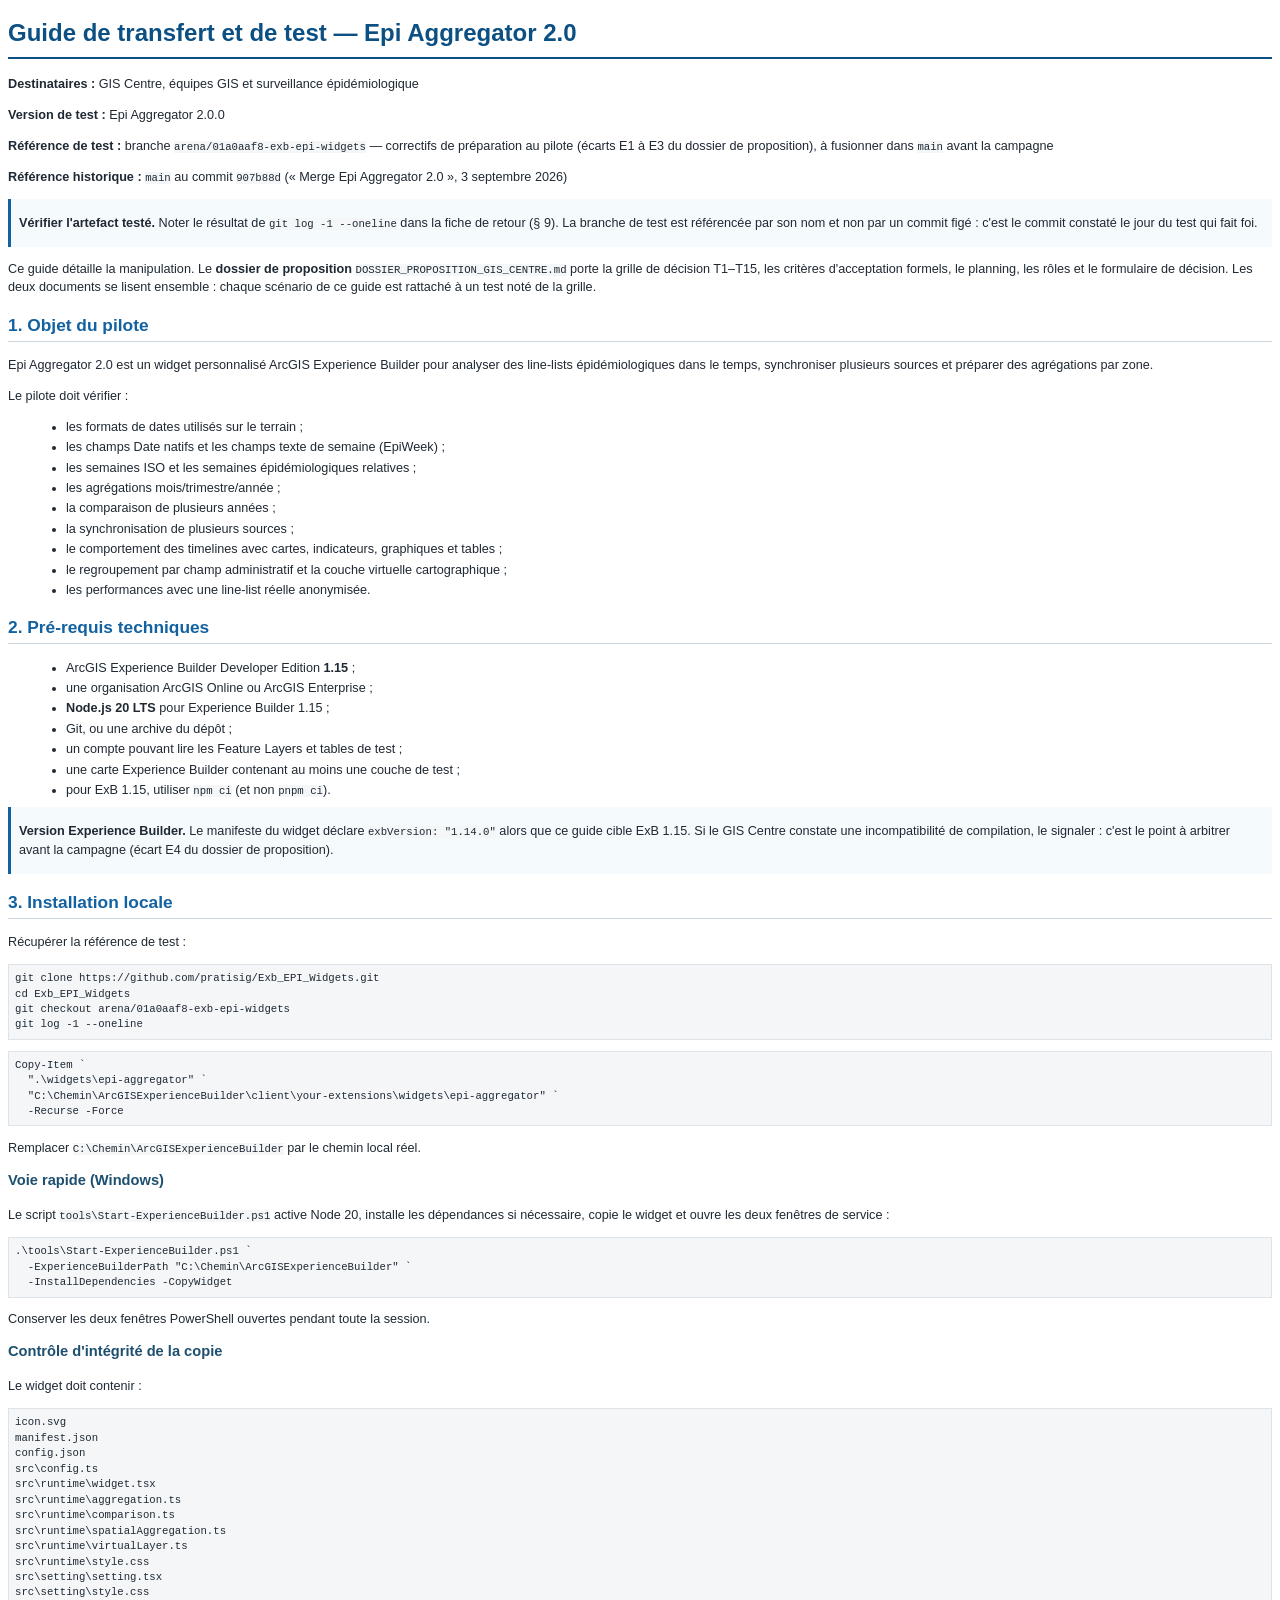
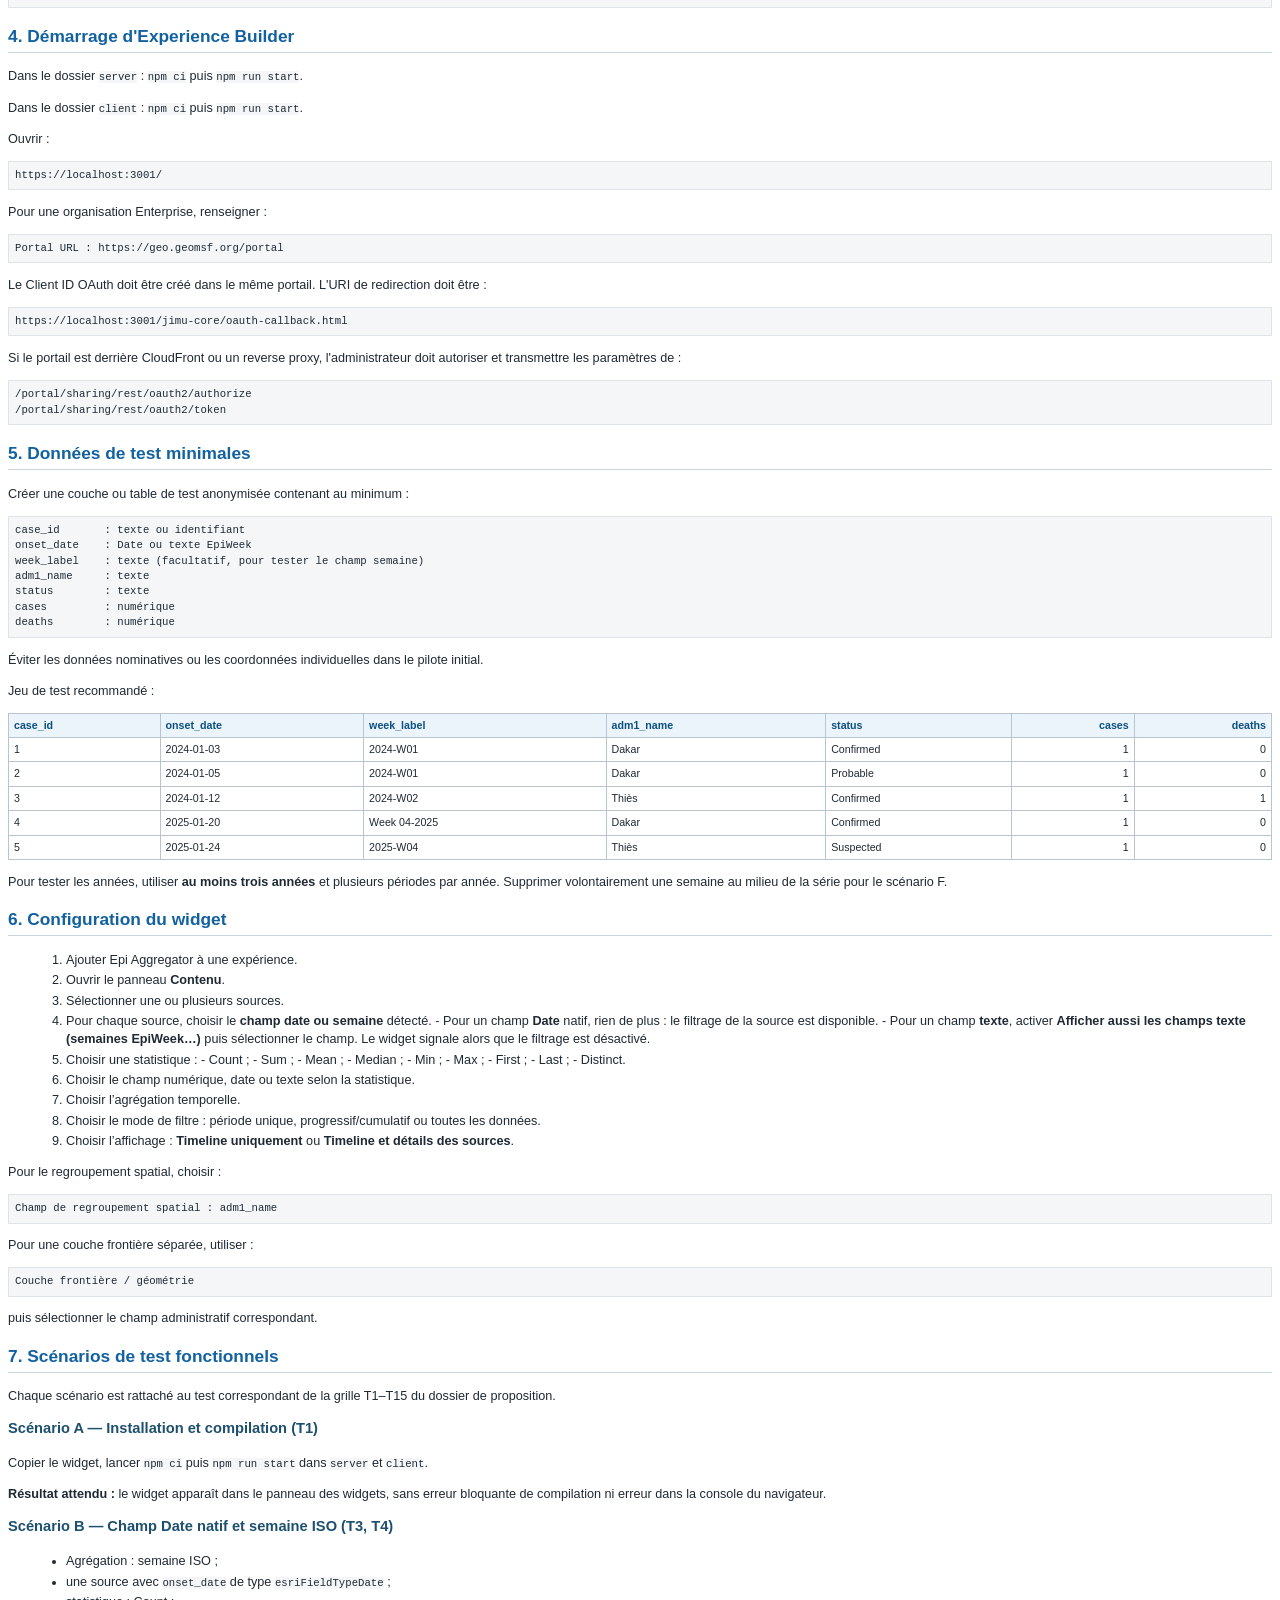
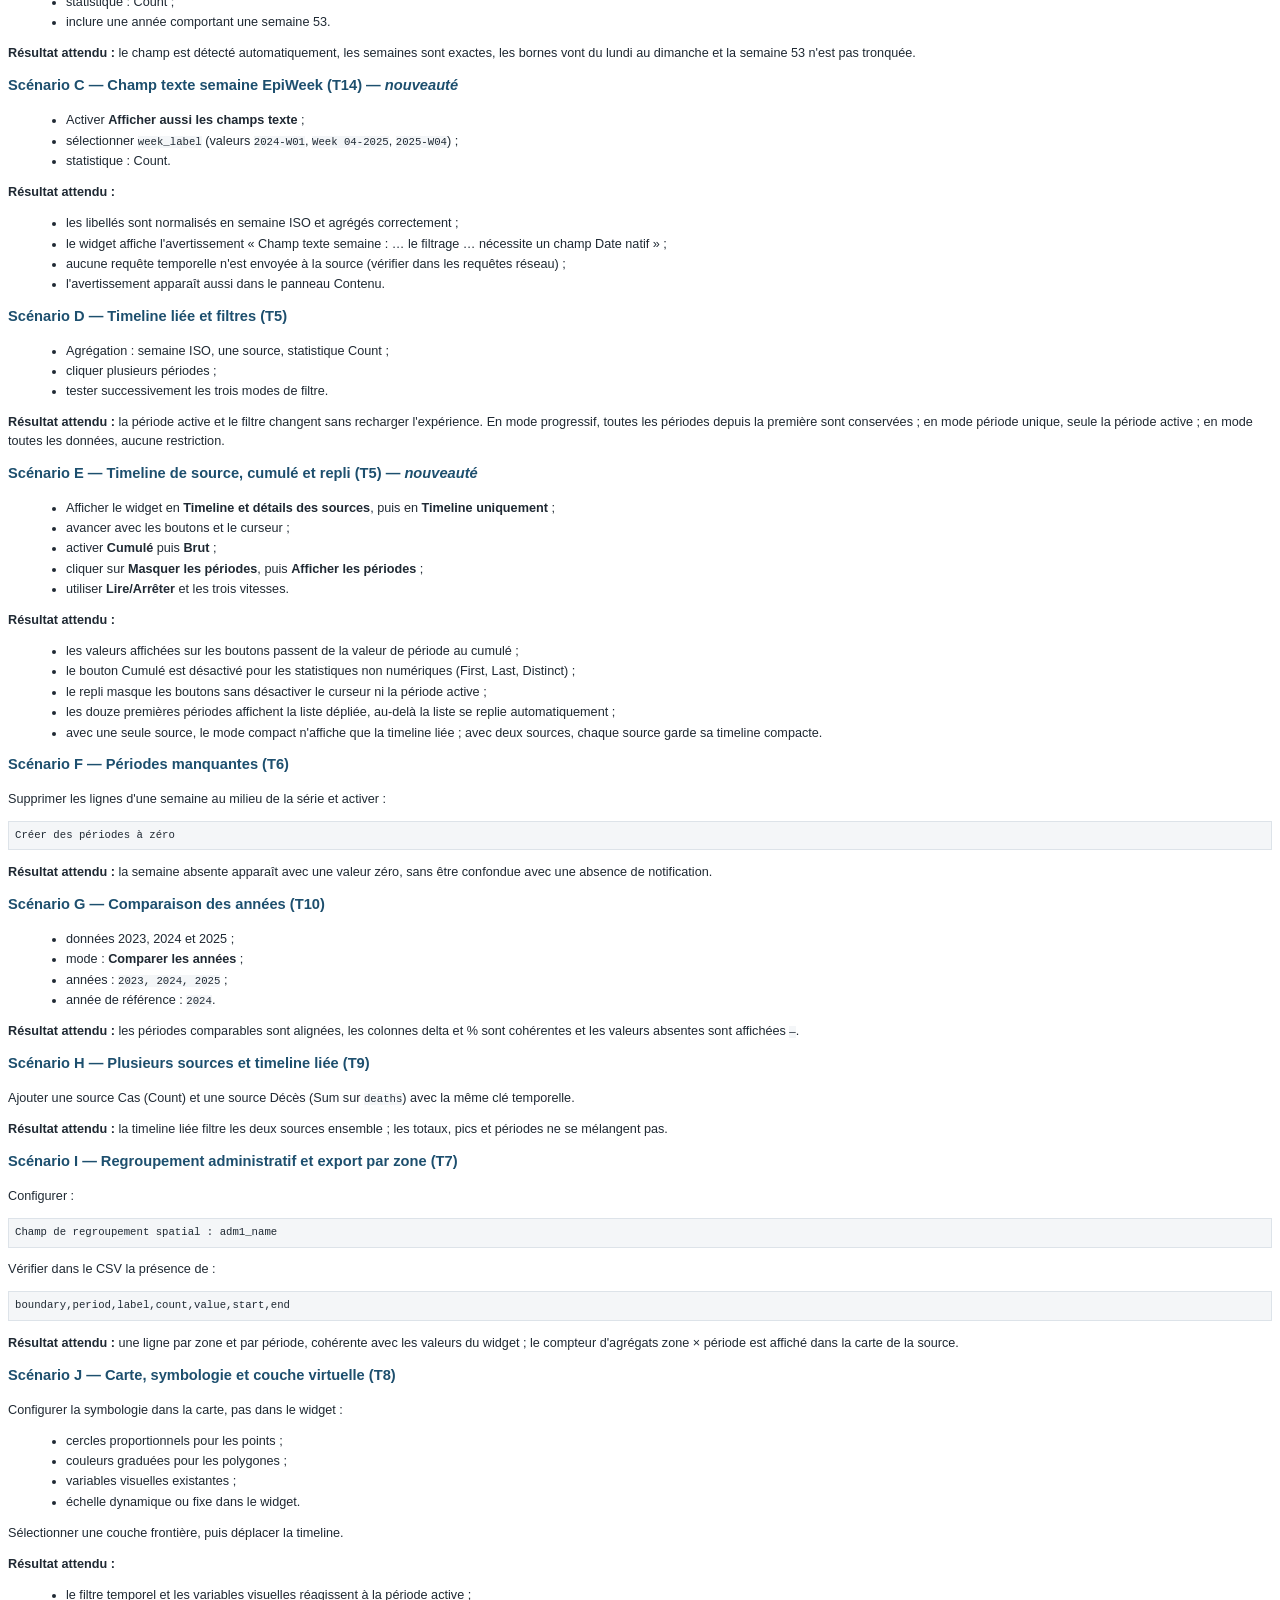
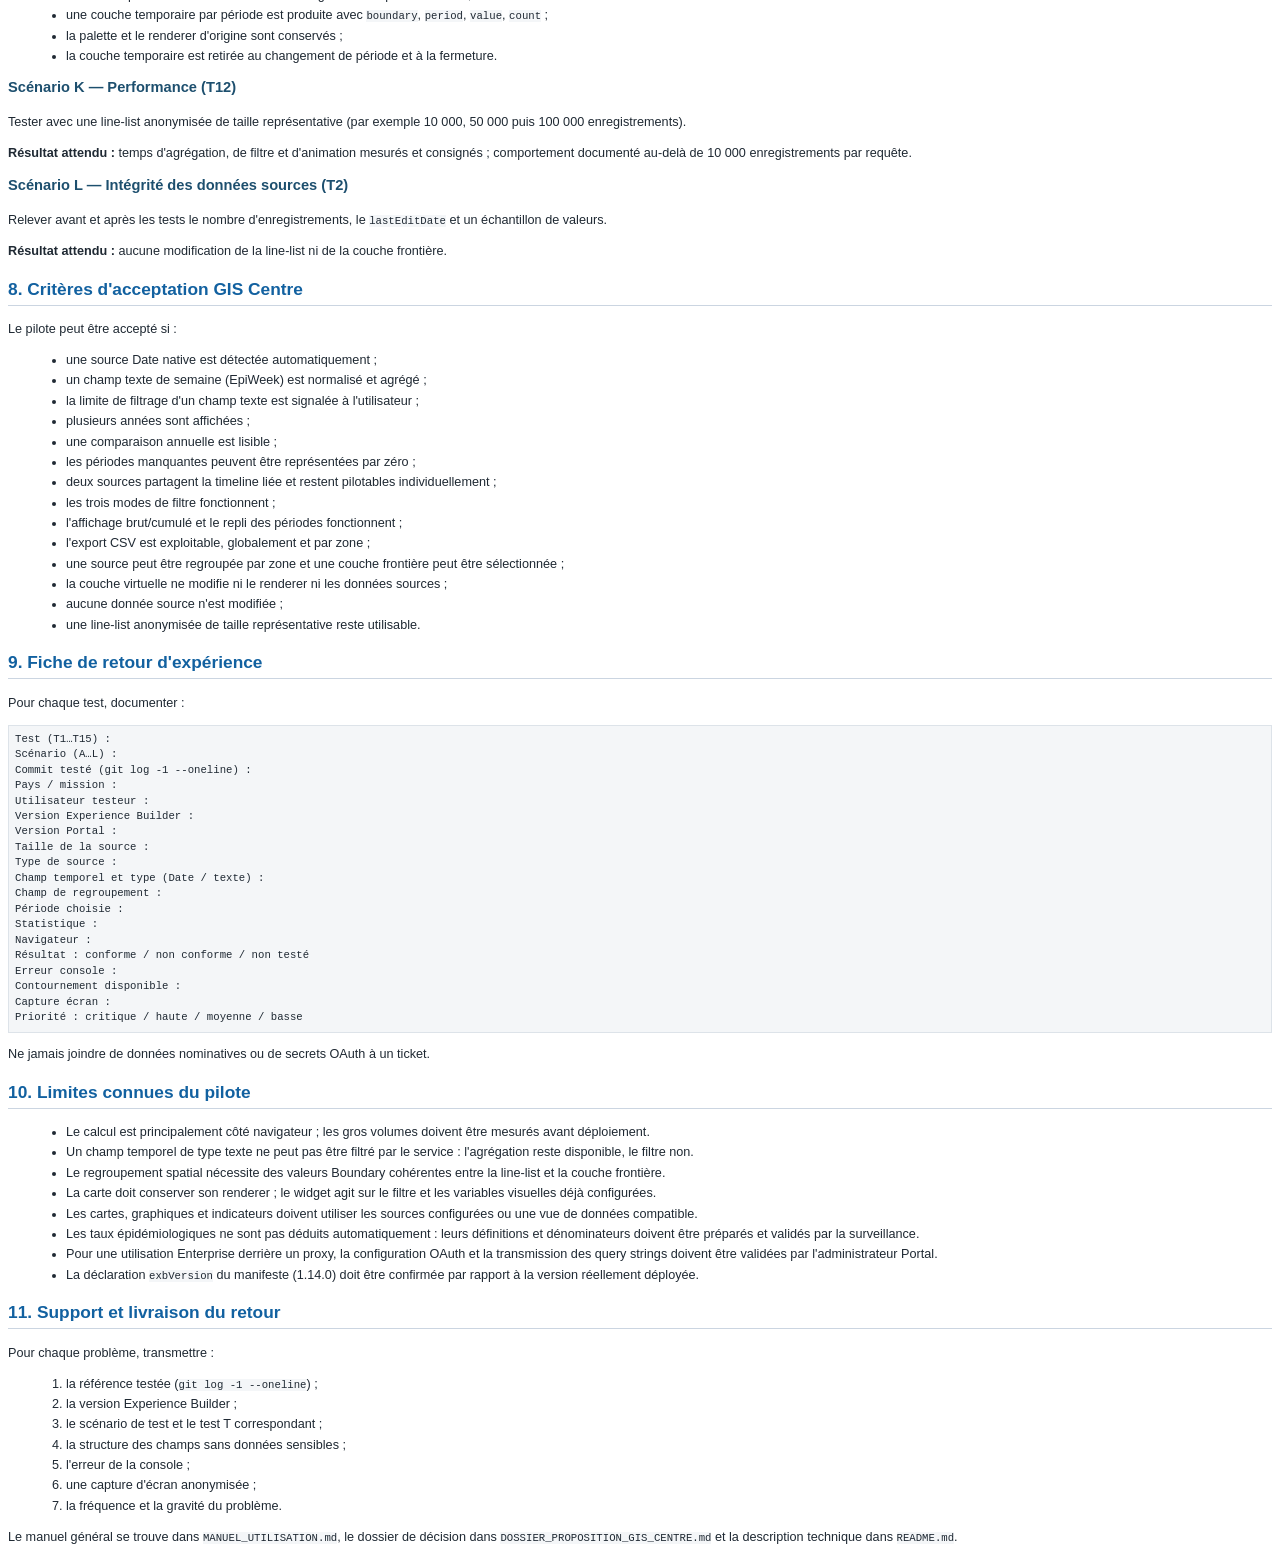
<file: deliverables/GUIDE_TRANSFERT_TEST_GIS_CENTRE.html>
<!DOCTYPE html><html lang='fr'><head><meta charset='utf-8'><title>Guide de transfert et de test — Epi Aggregator 2.0</title><style>
@page { size: A4; margin: 1.6cm 1.4cm; }
body { font-family: Helvetica, Arial, sans-serif; font-size: 9.5pt; color: #1f2933; line-height: 1.45; }
h1 { font-size: 18pt; color: #0b4f83; border-bottom: 2px solid #0b4f83; padding-bottom: 6px; }
h2 { font-size: 13pt; color: #1261a0; margin-top: 16px; border-bottom: 1px solid #cbd5e1; padding-bottom: 3px; }
h3 { font-size: 11pt; color: #1d4f6e; margin-top: 12px; }
h4 { font-size: 10pt; color: #1d4f6e; }
table { border-collapse: collapse; width: 100%; margin: 6px 0 10px 0; font-size: 8pt; }
th, td { border: 1px solid #b8c4d0; padding: 4px 5px; text-align: left; vertical-align: top; word-wrap: break-word; }
th { background: #eaf4fa; color: #0b4f83; }
code, pre { font-family: Courier, monospace; font-size: 8pt; background: #f4f6f8; }
pre { border: 1px solid #dde3e9; padding: 6px; white-space: pre-wrap; }
blockquote { border-left: 3px solid #1261a0; margin: 6px 0; padding: 2px 8px; background: #f5fafd; }
ul, ol { margin: 4px 0 8px 18px; }
li { margin-bottom: 2px; }
hr { border: 0; border-top: 1px solid #cbd5e1; margin: 14px 0; }
</style></head><body><h1 id="guide-de-transfert-et-de-test-epi-aggregator-20">Guide de transfert et de test — Epi Aggregator 2.0</h1>
<p><strong>Destinataires :</strong> GIS Centre, équipes GIS et surveillance épidémiologique</p>
<p><strong>Version de test :</strong> Epi Aggregator 2.0.0</p>
<p><strong>Référence de test :</strong> branche <code>arena/01a0aaf8-exb-epi-widgets</code> — correctifs de préparation au pilote (écarts E1 à E3 du dossier de proposition), à fusionner dans <code>main</code> avant la campagne</p>
<p><strong>Référence historique :</strong> <code>main</code> au commit <code>907b88d</code> (« Merge Epi Aggregator 2.0 », 3 septembre 2026)</p>
<blockquote>
<p><strong>Vérifier l'artefact testé.</strong> Noter le résultat de <code>git log -1 --oneline</code> dans la fiche de retour (§ 9). La branche de test est référencée par son nom et non par un commit figé : c'est le commit constaté le jour du test qui fait foi.</p>
</blockquote>
<p>Ce guide détaille la manipulation. Le <strong>dossier de proposition</strong> <code>DOSSIER_PROPOSITION_GIS_CENTRE.md</code> porte la grille de décision T1–T15, les critères d'acceptation formels, le planning, les rôles et le formulaire de décision. Les deux documents se lisent ensemble : chaque scénario de ce guide est rattaché à un test noté de la grille.</p>
<h2 id="1-objet-du-pilote">1. Objet du pilote</h2>
<p>Epi Aggregator 2.0 est un widget personnalisé ArcGIS Experience Builder pour analyser des line-lists épidémiologiques dans le temps, synchroniser plusieurs sources et préparer des agrégations par zone.</p>
<p>Le pilote doit vérifier :</p>
<ul>
<li>les formats de dates utilisés sur le terrain ;</li>
<li>les champs Date natifs et les champs texte de semaine (EpiWeek) ;</li>
<li>les semaines ISO et les semaines épidémiologiques relatives ;</li>
<li>les agrégations mois/trimestre/année ;</li>
<li>la comparaison de plusieurs années ;</li>
<li>la synchronisation de plusieurs sources ;</li>
<li>le comportement des timelines avec cartes, indicateurs, graphiques et tables ;</li>
<li>le regroupement par champ administratif et la couche virtuelle cartographique ;</li>
<li>les performances avec une line-list réelle anonymisée.</li>
</ul>
<h2 id="2-pre-requis-techniques">2. Pré-requis techniques</h2>
<ul>
<li>ArcGIS Experience Builder Developer Edition <strong>1.15</strong> ;</li>
<li>une organisation ArcGIS Online ou ArcGIS Enterprise ;</li>
<li><strong>Node.js 20 LTS</strong> pour Experience Builder 1.15 ;</li>
<li>Git, ou une archive du dépôt ;</li>
<li>un compte pouvant lire les Feature Layers et tables de test ;</li>
<li>une carte Experience Builder contenant au moins une couche de test ;</li>
<li>pour ExB 1.15, utiliser <code>npm ci</code> (et non <code>pnpm ci</code>).</li>
</ul>
<blockquote>
<p><strong>Version Experience Builder.</strong> Le manifeste du widget déclare <code>exbVersion: "1.14.0"</code> alors que ce guide cible ExB 1.15. Si le GIS Centre constate une incompatibilité de compilation, le signaler : c'est le point à arbitrer avant la campagne (écart E4 du dossier de proposition).</p>
</blockquote>
<h2 id="3-installation-locale">3. Installation locale</h2>
<p>Récupérer la référence de test :</p>
<pre><code class="language-powershell">git clone https://github.com/pratisig/Exb_EPI_Widgets.git
cd Exb_EPI_Widgets
git checkout arena/01a0aaf8-exb-epi-widgets
git log -1 --oneline
</code></pre>
<pre><code class="language-powershell">Copy-Item `
  &quot;.\widgets\epi-aggregator&quot; `
  &quot;C:\Chemin\ArcGISExperienceBuilder\client\your-extensions\widgets\epi-aggregator&quot; `
  -Recurse -Force
</code></pre>
<p>Remplacer <code>C:\Chemin\ArcGISExperienceBuilder</code> par le chemin local réel.</p>
<h3 id="voie-rapide-windows">Voie rapide (Windows)</h3>
<p>Le script <code>tools\Start-ExperienceBuilder.ps1</code> active Node 20, installe les dépendances si nécessaire, copie le widget et ouvre les deux fenêtres de service :</p>
<pre><code class="language-powershell">.\tools\Start-ExperienceBuilder.ps1 `
  -ExperienceBuilderPath &quot;C:\Chemin\ArcGISExperienceBuilder&quot; `
  -InstallDependencies -CopyWidget
</code></pre>
<p>Conserver les deux fenêtres PowerShell ouvertes pendant toute la session.</p>
<h3 id="controle-dintegrite-de-la-copie">Contrôle d'intégrité de la copie</h3>
<p>Le widget doit contenir :</p>
<pre><code class="language-text">icon.svg
manifest.json
config.json
src\config.ts
src\runtime\widget.tsx
src\runtime\aggregation.ts
src\runtime\comparison.ts
src\runtime\spatialAggregation.ts
src\runtime\virtualLayer.ts
src\runtime\style.css
src\setting\setting.tsx
src\setting\style.css
</code></pre>
<h2 id="4-demarrage-dexperience-builder">4. Démarrage d'Experience Builder</h2>
<p>Dans le dossier <code>server</code> : <code>npm ci</code> puis <code>npm run start</code>.</p>
<p>Dans le dossier <code>client</code> : <code>npm ci</code> puis <code>npm run start</code>.</p>
<p>Ouvrir :</p>
<pre><code class="language-text">https://localhost:3001/
</code></pre>
<p>Pour une organisation Enterprise, renseigner :</p>
<pre><code class="language-text">Portal URL : https://geo.geomsf.org/portal
</code></pre>
<p>Le Client ID OAuth doit être créé dans le même portail. L'URI de redirection doit être :</p>
<pre><code class="language-text">https://localhost:3001/jimu-core/oauth-callback.html
</code></pre>
<p>Si le portail est derrière CloudFront ou un reverse proxy, l'administrateur doit autoriser et transmettre les paramètres de :</p>
<pre><code class="language-text">/portal/sharing/rest/oauth2/authorize
/portal/sharing/rest/oauth2/token
</code></pre>
<h2 id="5-donnees-de-test-minimales">5. Données de test minimales</h2>
<p>Créer une couche ou table de test anonymisée contenant au minimum :</p>
<pre><code class="language-text">case_id       : texte ou identifiant
onset_date    : Date ou texte EpiWeek
week_label    : texte (facultatif, pour tester le champ semaine)
adm1_name     : texte
status        : texte
cases         : numérique
deaths        : numérique
</code></pre>
<p>Éviter les données nominatives ou les coordonnées individuelles dans le pilote initial.</p>
<p>Jeu de test recommandé :</p>
<table>
<thead>
<tr>
<th>case_id</th>
<th>onset_date</th>
<th>week_label</th>
<th>adm1_name</th>
<th>status</th>
<th style="text-align: right;">cases</th>
<th style="text-align: right;">deaths</th>
</tr>
</thead>
<tbody>
<tr>
<td>1</td>
<td>2024-01-03</td>
<td>2024-W01</td>
<td>Dakar</td>
<td>Confirmed</td>
<td style="text-align: right;">1</td>
<td style="text-align: right;">0</td>
</tr>
<tr>
<td>2</td>
<td>2024-01-05</td>
<td>2024-W01</td>
<td>Dakar</td>
<td>Probable</td>
<td style="text-align: right;">1</td>
<td style="text-align: right;">0</td>
</tr>
<tr>
<td>3</td>
<td>2024-01-12</td>
<td>2024-W02</td>
<td>Thiès</td>
<td>Confirmed</td>
<td style="text-align: right;">1</td>
<td style="text-align: right;">1</td>
</tr>
<tr>
<td>4</td>
<td>2025-01-20</td>
<td>Week 04-2025</td>
<td>Dakar</td>
<td>Confirmed</td>
<td style="text-align: right;">1</td>
<td style="text-align: right;">0</td>
</tr>
<tr>
<td>5</td>
<td>2025-01-24</td>
<td>2025-W04</td>
<td>Thiès</td>
<td>Suspected</td>
<td style="text-align: right;">1</td>
<td style="text-align: right;">0</td>
</tr>
</tbody>
</table>
<p>Pour tester les années, utiliser <strong>au moins trois années</strong> et plusieurs périodes par année. Supprimer volontairement une semaine au milieu de la série pour le scénario F.</p>
<h2 id="6-configuration-du-widget">6. Configuration du widget</h2>
<ol>
<li>Ajouter Epi Aggregator à une expérience.</li>
<li>Ouvrir le panneau <strong>Contenu</strong>.</li>
<li>Sélectionner une ou plusieurs sources.</li>
<li>Pour chaque source, choisir le <strong>champ date ou semaine</strong> détecté.
   - Pour un champ <strong>Date</strong> natif, rien de plus : le filtrage de la source est disponible.
   - Pour un champ <strong>texte</strong>, activer <strong>Afficher aussi les champs texte (semaines EpiWeek…)</strong> puis sélectionner le champ. Le widget signale alors que le filtrage est désactivé.</li>
<li>Choisir une statistique :
   - Count ;
   - Sum ;
   - Mean ;
   - Median ;
   - Min ;
   - Max ;
   - First ;
   - Last ;
   - Distinct.</li>
<li>Choisir le champ numérique, date ou texte selon la statistique.</li>
<li>Choisir l’agrégation temporelle.</li>
<li>Choisir le mode de filtre : période unique, progressif/cumulatif ou toutes les données.</li>
<li>Choisir l’affichage : <strong>Timeline uniquement</strong> ou <strong>Timeline et détails des sources</strong>.</li>
</ol>
<p>Pour le regroupement spatial, choisir :</p>
<pre><code class="language-text">Champ de regroupement spatial : adm1_name
</code></pre>
<p>Pour une couche frontière séparée, utiliser :</p>
<pre><code class="language-text">Couche frontière / géométrie
</code></pre>
<p>puis sélectionner le champ administratif correspondant.</p>
<h2 id="7-scenarios-de-test-fonctionnels">7. Scénarios de test fonctionnels</h2>
<p>Chaque scénario est rattaché au test correspondant de la grille T1–T15 du dossier de proposition.</p>
<h3 id="scenario-a-installation-et-compilation-t1">Scénario A — Installation et compilation (T1)</h3>
<p>Copier le widget, lancer <code>npm ci</code> puis <code>npm run start</code> dans <code>server</code> et <code>client</code>.</p>
<p><strong>Résultat attendu :</strong> le widget apparaît dans le panneau des widgets, sans erreur bloquante de compilation ni erreur dans la console du navigateur.</p>
<h3 id="scenario-b-champ-date-natif-et-semaine-iso-t3-t4">Scénario B — Champ Date natif et semaine ISO (T3, T4)</h3>
<ul>
<li>Agrégation : semaine ISO ;</li>
<li>une source avec <code>onset_date</code> de type <code>esriFieldTypeDate</code> ;</li>
<li>statistique : Count ;</li>
<li>inclure une année comportant une semaine 53.</li>
</ul>
<p><strong>Résultat attendu :</strong> le champ est détecté automatiquement, les semaines sont exactes, les bornes vont du lundi au dimanche et la semaine 53 n'est pas tronquée.</p>
<h3 id="scenario-c-champ-texte-semaine-epiweek-t14-nouveaute">Scénario C — Champ texte semaine EpiWeek (T14) — <em>nouveauté</em></h3>
<ul>
<li>Activer <strong>Afficher aussi les champs texte</strong> ;</li>
<li>sélectionner <code>week_label</code> (valeurs <code>2024-W01</code>, <code>Week 04-2025</code>, <code>2025-W04</code>) ;</li>
<li>statistique : Count.</li>
</ul>
<p><strong>Résultat attendu :</strong></p>
<ul>
<li>les libellés sont normalisés en semaine ISO et agrégés correctement ;</li>
<li>le widget affiche l'avertissement « Champ texte semaine : … le filtrage … nécessite un champ Date natif » ;</li>
<li>aucune requête temporelle n'est envoyée à la source (vérifier dans les requêtes réseau) ;</li>
<li>l'avertissement apparaît aussi dans le panneau Contenu.</li>
</ul>
<h3 id="scenario-d-timeline-liee-et-filtres-t5">Scénario D — Timeline liée et filtres (T5)</h3>
<ul>
<li>Agrégation : semaine ISO, une source, statistique Count ;</li>
<li>cliquer plusieurs périodes ;</li>
<li>tester successivement les trois modes de filtre.</li>
</ul>
<p><strong>Résultat attendu :</strong> la période active et le filtre changent sans recharger l'expérience. En mode progressif, toutes les périodes depuis la première sont conservées ; en mode période unique, seule la période active ; en mode toutes les données, aucune restriction.</p>
<h3 id="scenario-e-timeline-de-source-cumule-et-repli-t5-nouveaute">Scénario E — Timeline de source, cumulé et repli (T5) — <em>nouveauté</em></h3>
<ul>
<li>Afficher le widget en <strong>Timeline et détails des sources</strong>, puis en <strong>Timeline uniquement</strong> ;</li>
<li>avancer avec les boutons et le curseur ;</li>
<li>activer <strong>Cumulé</strong> puis <strong>Brut</strong> ;</li>
<li>cliquer sur <strong>Masquer les périodes</strong>, puis <strong>Afficher les périodes</strong> ;</li>
<li>utiliser <strong>Lire/Arrêter</strong> et les trois vitesses.</li>
</ul>
<p><strong>Résultat attendu :</strong></p>
<ul>
<li>les valeurs affichées sur les boutons passent de la valeur de période au cumulé ;</li>
<li>le bouton Cumulé est désactivé pour les statistiques non numériques (First, Last, Distinct) ;</li>
<li>le repli masque les boutons sans désactiver le curseur ni la période active ;</li>
<li>les douze premières périodes affichent la liste dépliée, au-delà la liste se replie automatiquement ;</li>
<li>avec une seule source, le mode compact n'affiche que la timeline liée ; avec deux sources, chaque source garde sa timeline compacte.</li>
</ul>
<h3 id="scenario-f-periodes-manquantes-t6">Scénario F — Périodes manquantes (T6)</h3>
<p>Supprimer les lignes d'une semaine au milieu de la série et activer :</p>
<pre><code class="language-text">Créer des périodes à zéro
</code></pre>
<p><strong>Résultat attendu :</strong> la semaine absente apparaît avec une valeur zéro, sans être confondue avec une absence de notification.</p>
<h3 id="scenario-g-comparaison-des-annees-t10">Scénario G — Comparaison des années (T10)</h3>
<ul>
<li>données 2023, 2024 et 2025 ;</li>
<li>mode : <strong>Comparer les années</strong> ;</li>
<li>années : <code>2023, 2024, 2025</code> ;</li>
<li>année de référence : <code>2024</code>.</li>
</ul>
<p><strong>Résultat attendu :</strong> les périodes comparables sont alignées, les colonnes delta et % sont cohérentes et les valeurs absentes sont affichées <code>—</code>.</p>
<h3 id="scenario-h-plusieurs-sources-et-timeline-liee-t9">Scénario H — Plusieurs sources et timeline liée (T9)</h3>
<p>Ajouter une source Cas (Count) et une source Décès (Sum sur <code>deaths</code>) avec la même clé temporelle.</p>
<p><strong>Résultat attendu :</strong> la timeline liée filtre les deux sources ensemble ; les totaux, pics et périodes ne se mélangent pas.</p>
<h3 id="scenario-i-regroupement-administratif-et-export-par-zone-t7">Scénario I — Regroupement administratif et export par zone (T7)</h3>
<p>Configurer :</p>
<pre><code class="language-text">Champ de regroupement spatial : adm1_name
</code></pre>
<p>Vérifier dans le CSV la présence de :</p>
<pre><code class="language-text">boundary,period,label,count,value,start,end
</code></pre>
<p><strong>Résultat attendu :</strong> une ligne par zone et par période, cohérente avec les valeurs du widget ; le compteur d'agrégats zone × période est affiché dans la carte de la source.</p>
<h3 id="scenario-j-carte-symbologie-et-couche-virtuelle-t8">Scénario J — Carte, symbologie et couche virtuelle (T8)</h3>
<p>Configurer la symbologie dans la carte, pas dans le widget :</p>
<ul>
<li>cercles proportionnels pour les points ;</li>
<li>couleurs graduées pour les polygones ;</li>
<li>variables visuelles existantes ;</li>
<li>échelle dynamique ou fixe dans le widget.</li>
</ul>
<p>Sélectionner une couche frontière, puis déplacer la timeline.</p>
<p><strong>Résultat attendu :</strong></p>
<ul>
<li>le filtre temporel et les variables visuelles réagissent à la période active ;</li>
<li>une couche temporaire par période est produite avec <code>boundary</code>, <code>period</code>, <code>value</code>, <code>count</code> ;</li>
<li>la palette et le renderer d'origine sont conservés ;</li>
<li>la couche temporaire est retirée au changement de période et à la fermeture.</li>
</ul>
<h3 id="scenario-k-performance-t12">Scénario K — Performance (T12)</h3>
<p>Tester avec une line-list anonymisée de taille représentative (par exemple 10 000, 50 000 puis 100 000 enregistrements).</p>
<p><strong>Résultat attendu :</strong> temps d'agrégation, de filtre et d'animation mesurés et consignés ; comportement documenté au-delà de 10 000 enregistrements par requête.</p>
<h3 id="scenario-l-integrite-des-donnees-sources-t2">Scénario L — Intégrité des données sources (T2)</h3>
<p>Relever avant et après les tests le nombre d'enregistrements, le <code>lastEditDate</code> et un échantillon de valeurs.</p>
<p><strong>Résultat attendu :</strong> aucune modification de la line-list ni de la couche frontière.</p>
<h2 id="8-criteres-dacceptation-gis-centre">8. Critères d'acceptation GIS Centre</h2>
<p>Le pilote peut être accepté si :</p>
<ul>
<li>une source Date native est détectée automatiquement ;</li>
<li>un champ texte de semaine (EpiWeek) est normalisé et agrégé ;</li>
<li>la limite de filtrage d'un champ texte est signalée à l'utilisateur ;</li>
<li>plusieurs années sont affichées ;</li>
<li>une comparaison annuelle est lisible ;</li>
<li>les périodes manquantes peuvent être représentées par zéro ;</li>
<li>deux sources partagent la timeline liée et restent pilotables individuellement ;</li>
<li>les trois modes de filtre fonctionnent ;</li>
<li>l'affichage brut/cumulé et le repli des périodes fonctionnent ;</li>
<li>l'export CSV est exploitable, globalement et par zone ;</li>
<li>une source peut être regroupée par zone et une couche frontière peut être sélectionnée ;</li>
<li>la couche virtuelle ne modifie ni le renderer ni les données sources ;</li>
<li>aucune donnée source n'est modifiée ;</li>
<li>une line-list anonymisée de taille représentative reste utilisable.</li>
</ul>
<h2 id="9-fiche-de-retour-dexperience">9. Fiche de retour d'expérience</h2>
<p>Pour chaque test, documenter :</p>
<pre><code class="language-text">Test (T1…T15) :
Scénario (A…L) :
Commit testé (git log -1 --oneline) :
Pays / mission :
Utilisateur testeur :
Version Experience Builder :
Version Portal :
Taille de la source :
Type de source :
Champ temporel et type (Date / texte) :
Champ de regroupement :
Période choisie :
Statistique :
Navigateur :
Résultat : conforme / non conforme / non testé
Erreur console :
Contournement disponible :
Capture écran :
Priorité : critique / haute / moyenne / basse
</code></pre>
<p>Ne jamais joindre de données nominatives ou de secrets OAuth à un ticket.</p>
<h2 id="10-limites-connues-du-pilote">10. Limites connues du pilote</h2>
<ul>
<li>Le calcul est principalement côté navigateur ; les gros volumes doivent être mesurés avant déploiement.</li>
<li>Un champ temporel de type texte ne peut pas être filtré par le service : l'agrégation reste disponible, le filtre non.</li>
<li>Le regroupement spatial nécessite des valeurs Boundary cohérentes entre la line-list et la couche frontière.</li>
<li>La carte doit conserver son renderer ; le widget agit sur le filtre et les variables visuelles déjà configurées.</li>
<li>Les cartes, graphiques et indicateurs doivent utiliser les sources configurées ou une vue de données compatible.</li>
<li>Les taux épidémiologiques ne sont pas déduits automatiquement : leurs définitions et dénominateurs doivent être préparés et validés par la surveillance.</li>
<li>Pour une utilisation Enterprise derrière un proxy, la configuration OAuth et la transmission des query strings doivent être validées par l'administrateur Portal.</li>
<li>La déclaration <code>exbVersion</code> du manifeste (1.14.0) doit être confirmée par rapport à la version réellement déployée.</li>
</ul>
<h2 id="11-support-et-livraison-du-retour">11. Support et livraison du retour</h2>
<p>Pour chaque problème, transmettre :</p>
<ol>
<li>la référence testée (<code>git log -1 --oneline</code>) ;</li>
<li>la version Experience Builder ;</li>
<li>le scénario de test et le test T correspondant ;</li>
<li>la structure des champs sans données sensibles ;</li>
<li>l'erreur de la console ;</li>
<li>une capture d'écran anonymisée ;</li>
<li>la fréquence et la gravité du problème.</li>
</ol>
<p>Le manuel général se trouve dans <code>MANUEL_UTILISATION.md</code>, le dossier de décision dans <code>DOSSIER_PROPOSITION_GIS_CENTRE.md</code> et la description technique dans <code>README.md</code>.</p></body></html>
</file>
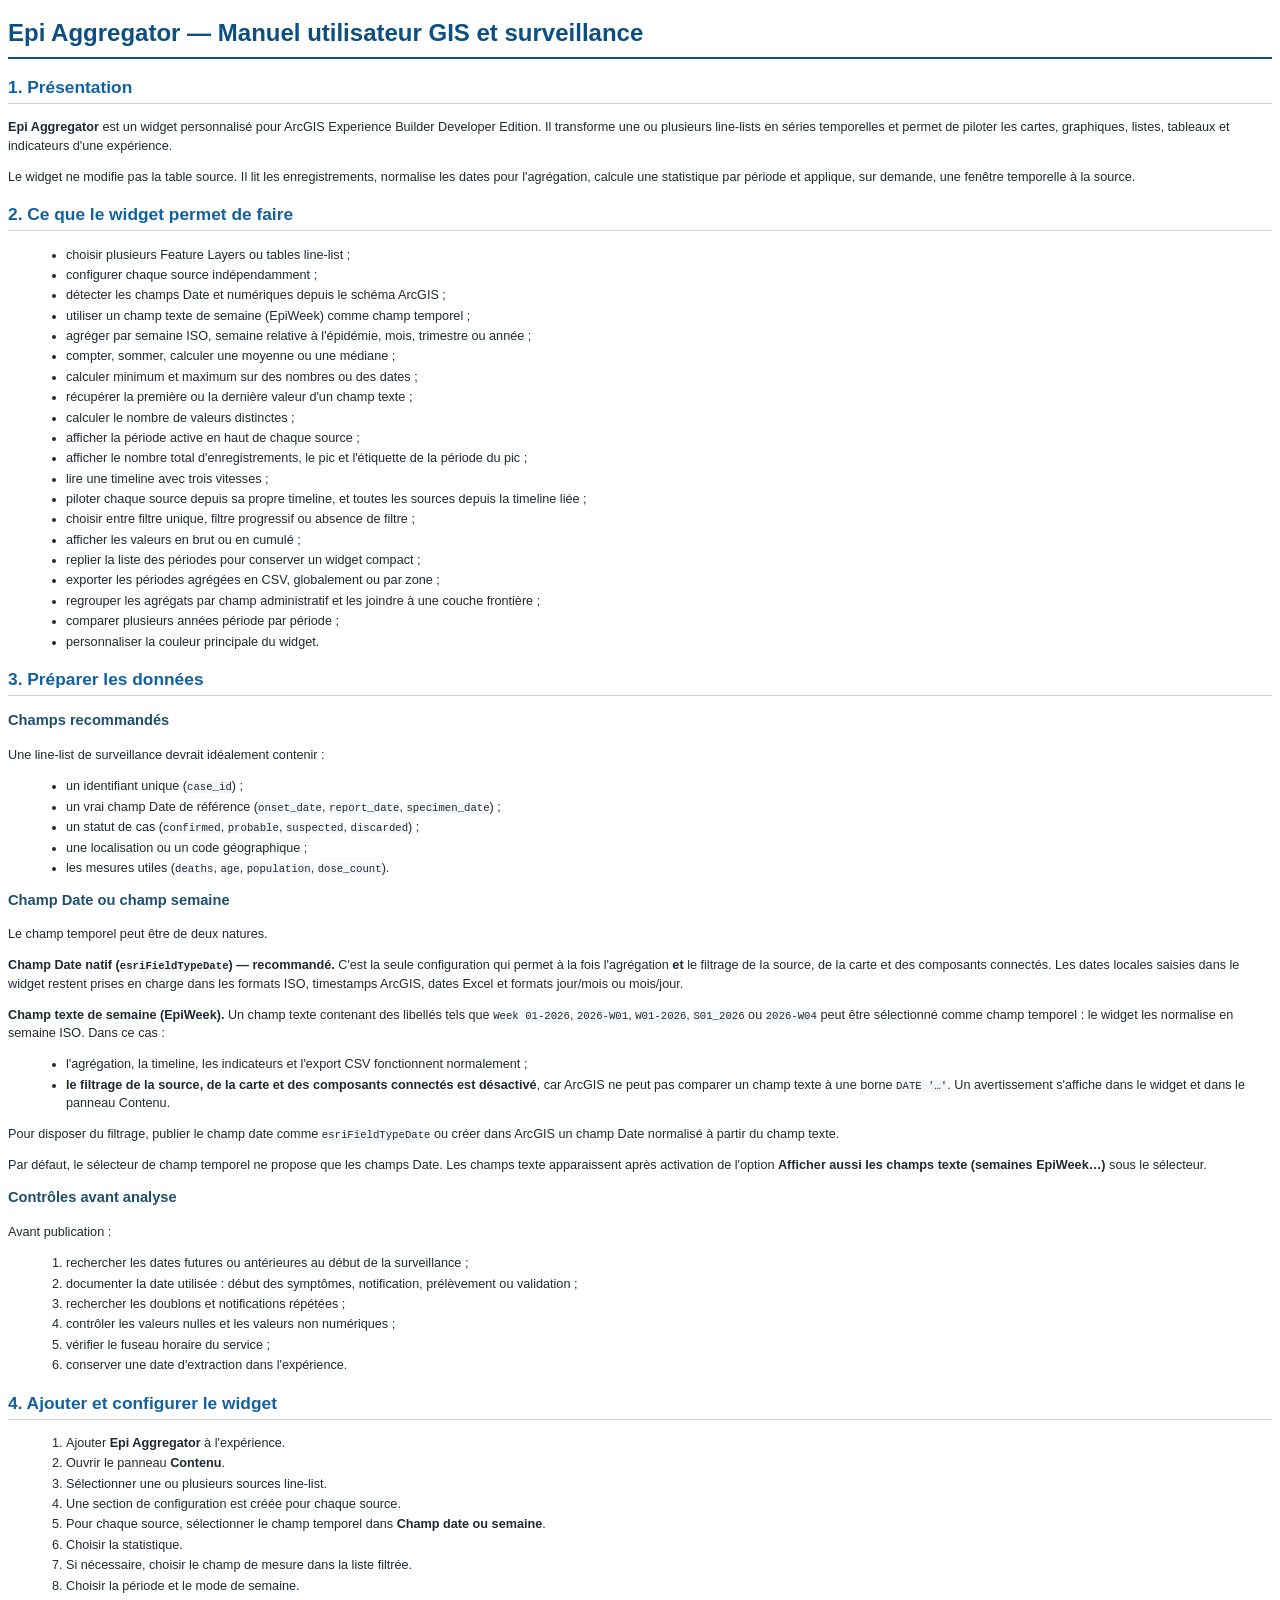
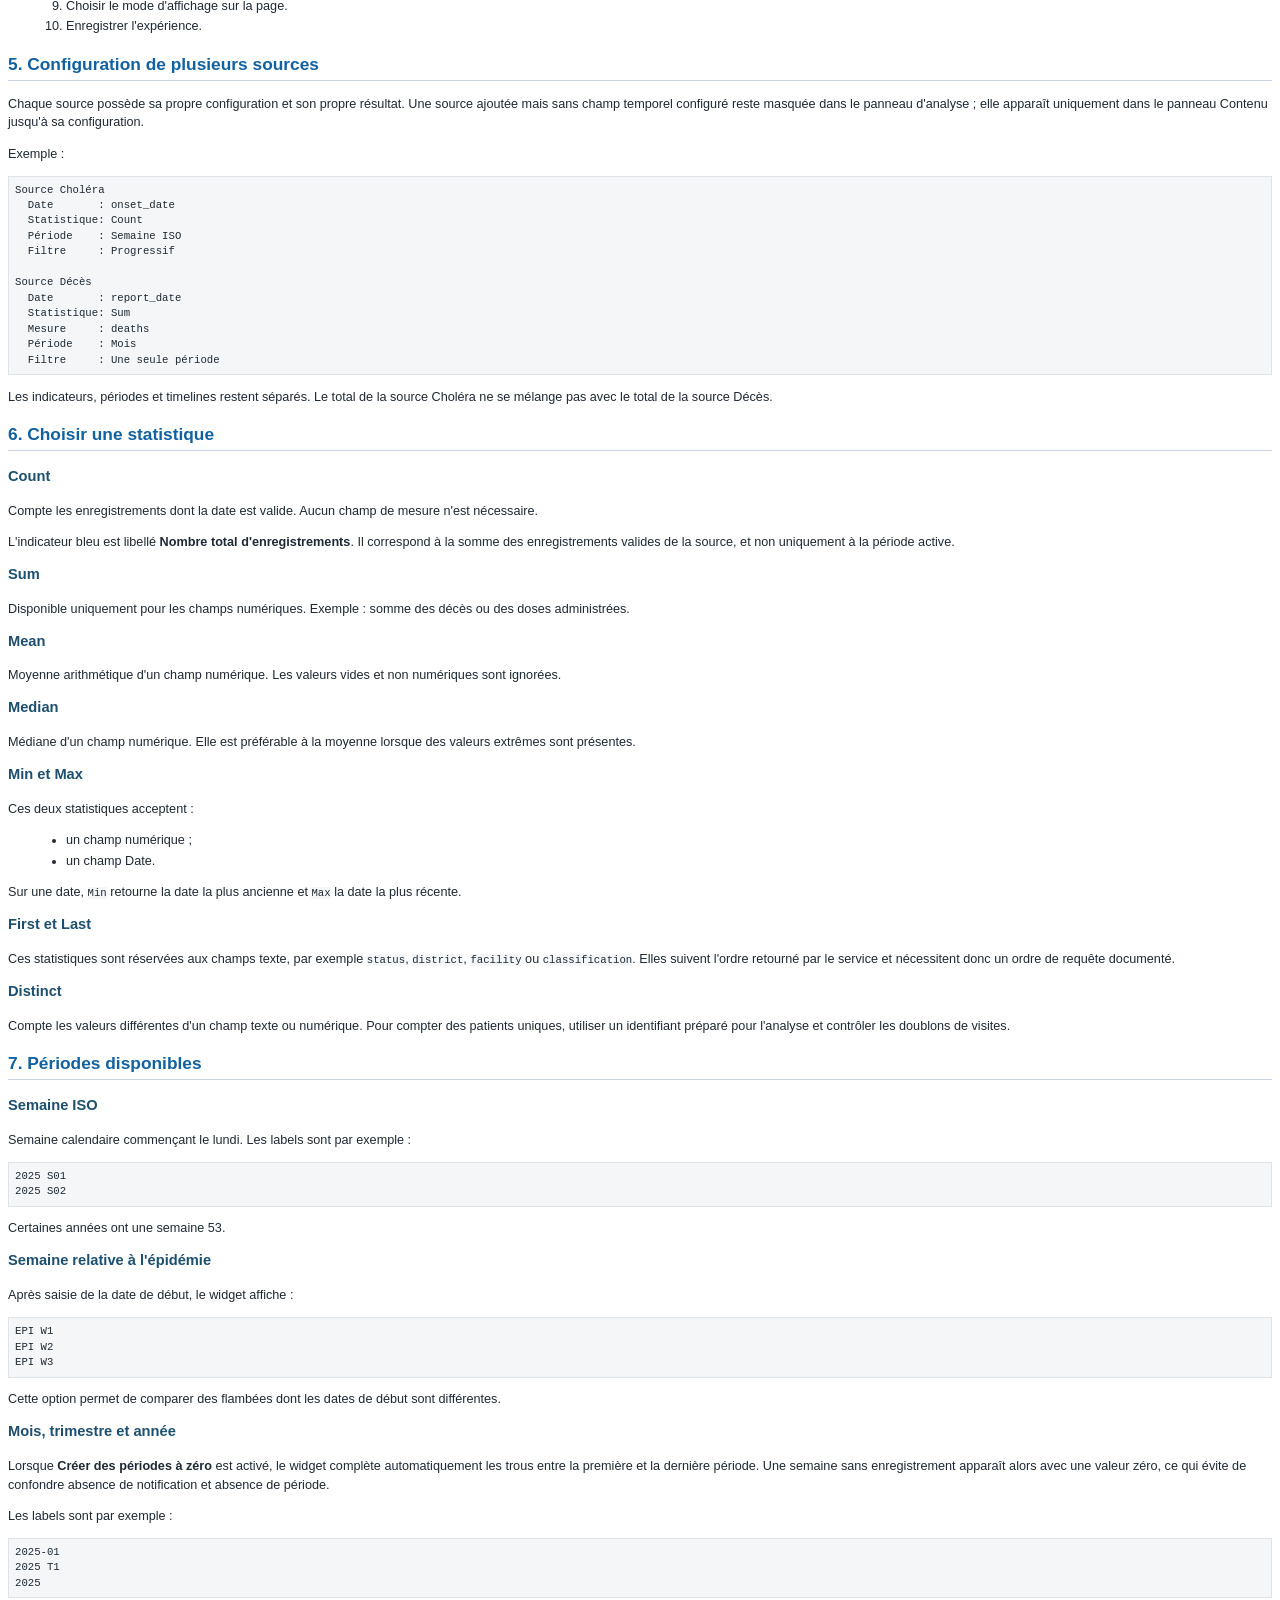
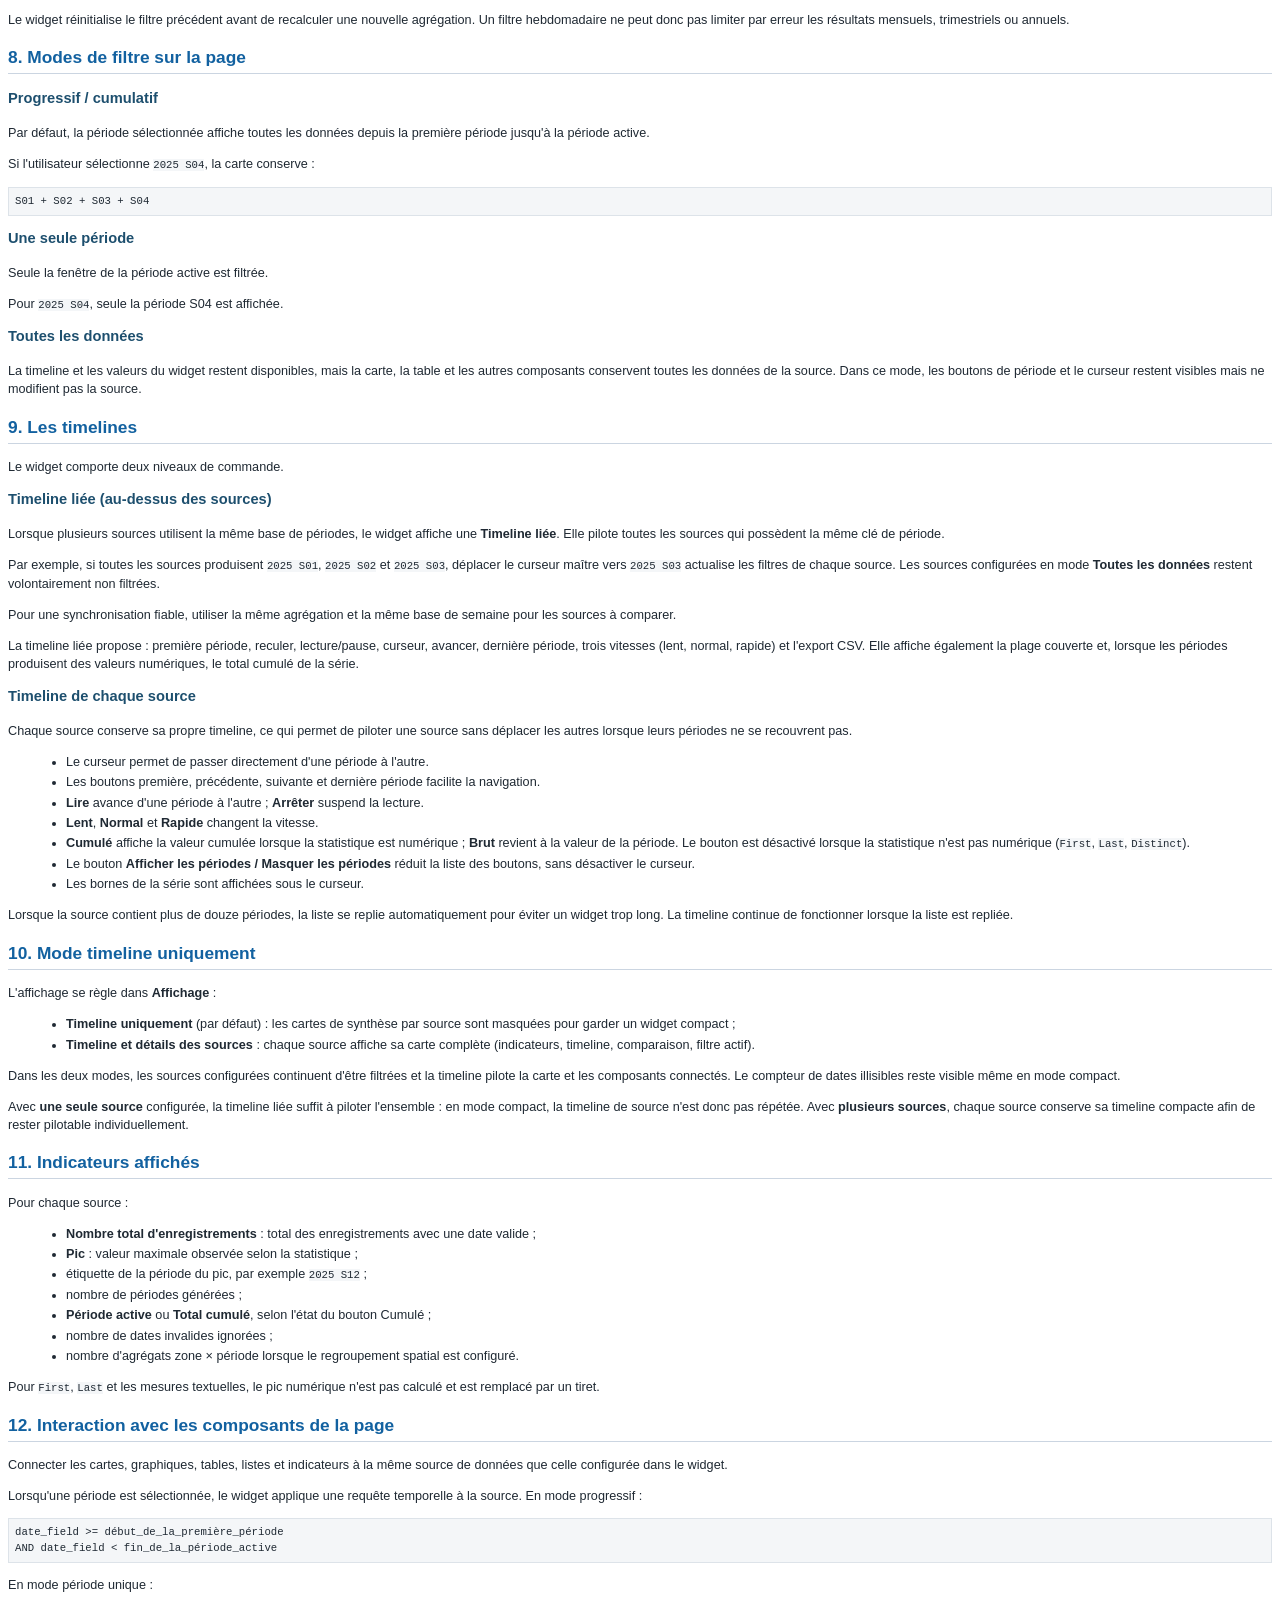
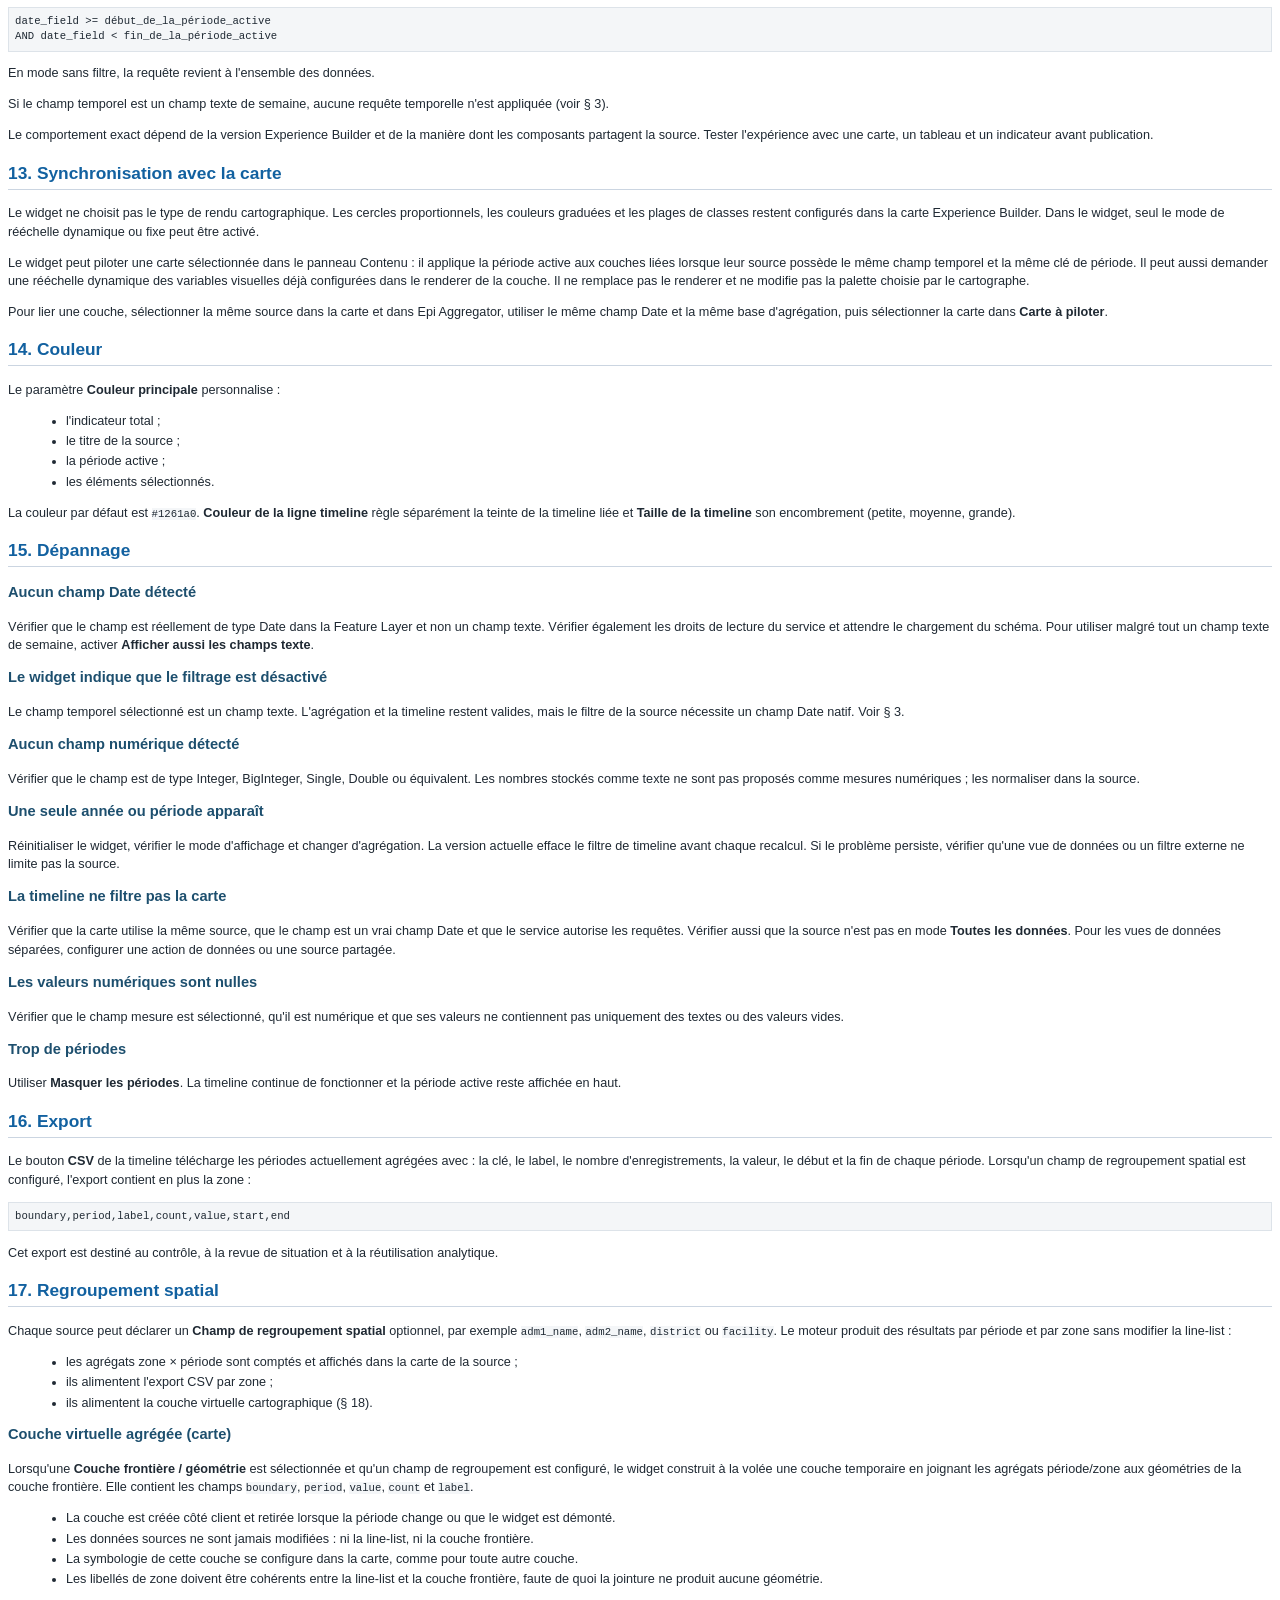
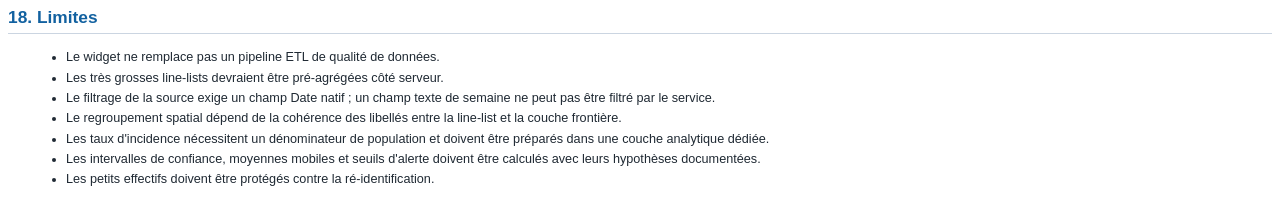
<file: deliverables/MANUEL_UTILISATION.html>
<!DOCTYPE html><html lang='fr'><head><meta charset='utf-8'><title>Epi Aggregator — Manuel utilisateur GIS et surveillance</title><style>
@page { size: A4; margin: 1.6cm 1.4cm; }
body { font-family: Helvetica, Arial, sans-serif; font-size: 9.5pt; color: #1f2933; line-height: 1.45; }
h1 { font-size: 18pt; color: #0b4f83; border-bottom: 2px solid #0b4f83; padding-bottom: 6px; }
h2 { font-size: 13pt; color: #1261a0; margin-top: 16px; border-bottom: 1px solid #cbd5e1; padding-bottom: 3px; }
h3 { font-size: 11pt; color: #1d4f6e; margin-top: 12px; }
h4 { font-size: 10pt; color: #1d4f6e; }
table { border-collapse: collapse; width: 100%; margin: 6px 0 10px 0; font-size: 8pt; }
th, td { border: 1px solid #b8c4d0; padding: 4px 5px; text-align: left; vertical-align: top; word-wrap: break-word; }
th { background: #eaf4fa; color: #0b4f83; }
code, pre { font-family: Courier, monospace; font-size: 8pt; background: #f4f6f8; }
pre { border: 1px solid #dde3e9; padding: 6px; white-space: pre-wrap; }
blockquote { border-left: 3px solid #1261a0; margin: 6px 0; padding: 2px 8px; background: #f5fafd; }
ul, ol { margin: 4px 0 8px 18px; }
li { margin-bottom: 2px; }
hr { border: 0; border-top: 1px solid #cbd5e1; margin: 14px 0; }
</style></head><body><h1 id="epi-aggregator-manuel-utilisateur-gis-et-surveillance">Epi Aggregator — Manuel utilisateur GIS et surveillance</h1>
<h2 id="1-presentation">1. Présentation</h2>
<p><strong>Epi Aggregator</strong> est un widget personnalisé pour ArcGIS Experience Builder Developer Edition. Il transforme une ou plusieurs line-lists en séries temporelles et permet de piloter les cartes, graphiques, listes, tableaux et indicateurs d'une expérience.</p>
<p>Le widget ne modifie pas la table source. Il lit les enregistrements, normalise les dates pour l'agrégation, calcule une statistique par période et applique, sur demande, une fenêtre temporelle à la source.</p>
<h2 id="2-ce-que-le-widget-permet-de-faire">2. Ce que le widget permet de faire</h2>
<ul>
<li>choisir plusieurs Feature Layers ou tables line-list ;</li>
<li>configurer chaque source indépendamment ;</li>
<li>détecter les champs Date et numériques depuis le schéma ArcGIS ;</li>
<li>utiliser un champ texte de semaine (EpiWeek) comme champ temporel ;</li>
<li>agréger par semaine ISO, semaine relative à l'épidémie, mois, trimestre ou année ;</li>
<li>compter, sommer, calculer une moyenne ou une médiane ;</li>
<li>calculer minimum et maximum sur des nombres ou des dates ;</li>
<li>récupérer la première ou la dernière valeur d'un champ texte ;</li>
<li>calculer le nombre de valeurs distinctes ;</li>
<li>afficher la période active en haut de chaque source ;</li>
<li>afficher le nombre total d'enregistrements, le pic et l'étiquette de la période du pic ;</li>
<li>lire une timeline avec trois vitesses ;</li>
<li>piloter chaque source depuis sa propre timeline, et toutes les sources depuis la timeline liée ;</li>
<li>choisir entre filtre unique, filtre progressif ou absence de filtre ;</li>
<li>afficher les valeurs en brut ou en cumulé ;</li>
<li>replier la liste des périodes pour conserver un widget compact ;</li>
<li>exporter les périodes agrégées en CSV, globalement ou par zone ;</li>
<li>regrouper les agrégats par champ administratif et les joindre à une couche frontière ;</li>
<li>comparer plusieurs années période par période ;</li>
<li>personnaliser la couleur principale du widget.</li>
</ul>
<h2 id="3-preparer-les-donnees">3. Préparer les données</h2>
<h3 id="champs-recommandes">Champs recommandés</h3>
<p>Une line-list de surveillance devrait idéalement contenir :</p>
<ul>
<li>un identifiant unique (<code>case_id</code>) ;</li>
<li>un vrai champ Date de référence (<code>onset_date</code>, <code>report_date</code>, <code>specimen_date</code>) ;</li>
<li>un statut de cas (<code>confirmed</code>, <code>probable</code>, <code>suspected</code>, <code>discarded</code>) ;</li>
<li>une localisation ou un code géographique ;</li>
<li>les mesures utiles (<code>deaths</code>, <code>age</code>, <code>population</code>, <code>dose_count</code>).</li>
</ul>
<h3 id="champ-date-ou-champ-semaine">Champ Date ou champ semaine</h3>
<p>Le champ temporel peut être de deux natures.</p>
<p><strong>Champ Date natif (<code>esriFieldTypeDate</code>) — recommandé.</strong> C'est la seule configuration qui permet à la fois l'agrégation <strong>et</strong> le filtrage de la source, de la carte et des composants connectés. Les dates locales saisies dans le widget restent prises en charge dans les formats ISO, timestamps ArcGIS, dates Excel et formats jour/mois ou mois/jour.</p>
<p><strong>Champ texte de semaine (EpiWeek).</strong> Un champ texte contenant des libellés tels que <code>Week 01-2026</code>, <code>2026-W01</code>, <code>W01-2026</code>, <code>S01_2026</code> ou <code>2026-W04</code> peut être sélectionné comme champ temporel : le widget les normalise en semaine ISO. Dans ce cas :</p>
<ul>
<li>l'agrégation, la timeline, les indicateurs et l'export CSV fonctionnent normalement ;</li>
<li><strong>le filtrage de la source, de la carte et des composants connectés est désactivé</strong>, car ArcGIS ne peut pas comparer un champ texte à une borne <code>DATE '…'</code>. Un avertissement s'affiche dans le widget et dans le panneau Contenu.</li>
</ul>
<p>Pour disposer du filtrage, publier le champ date comme <code>esriFieldTypeDate</code> ou créer dans ArcGIS un champ Date normalisé à partir du champ texte.</p>
<p>Par défaut, le sélecteur de champ temporel ne propose que les champs Date. Les champs texte apparaissent après activation de l'option <strong>Afficher aussi les champs texte (semaines EpiWeek…)</strong> sous le sélecteur.</p>
<h3 id="controles-avant-analyse">Contrôles avant analyse</h3>
<p>Avant publication :</p>
<ol>
<li>rechercher les dates futures ou antérieures au début de la surveillance ;</li>
<li>documenter la date utilisée : début des symptômes, notification, prélèvement ou validation ;</li>
<li>rechercher les doublons et notifications répétées ;</li>
<li>contrôler les valeurs nulles et les valeurs non numériques ;</li>
<li>vérifier le fuseau horaire du service ;</li>
<li>conserver une date d'extraction dans l'expérience.</li>
</ol>
<h2 id="4-ajouter-et-configurer-le-widget">4. Ajouter et configurer le widget</h2>
<ol>
<li>Ajouter <strong>Epi Aggregator</strong> à l'expérience.</li>
<li>Ouvrir le panneau <strong>Contenu</strong>.</li>
<li>Sélectionner une ou plusieurs sources line-list.</li>
<li>Une section de configuration est créée pour chaque source.</li>
<li>Pour chaque source, sélectionner le champ temporel dans <strong>Champ date ou semaine</strong>.</li>
<li>Choisir la statistique.</li>
<li>Si nécessaire, choisir le champ de mesure dans la liste filtrée.</li>
<li>Choisir la période et le mode de semaine.</li>
<li>Choisir le mode d'affichage sur la page.</li>
<li>Enregistrer l'expérience.</li>
</ol>
<h2 id="5-configuration-de-plusieurs-sources">5. Configuration de plusieurs sources</h2>
<p>Chaque source possède sa propre configuration et son propre résultat. Une source ajoutée mais sans champ temporel configuré reste masquée dans le panneau d'analyse ; elle apparaît uniquement dans le panneau Contenu jusqu'à sa configuration.</p>
<p>Exemple :</p>
<pre><code class="language-text">Source Choléra
  Date       : onset_date
  Statistique: Count
  Période    : Semaine ISO
  Filtre     : Progressif

Source Décès
  Date       : report_date
  Statistique: Sum
  Mesure     : deaths
  Période    : Mois
  Filtre     : Une seule période
</code></pre>
<p>Les indicateurs, périodes et timelines restent séparés. Le total de la source Choléra ne se mélange pas avec le total de la source Décès.</p>
<h2 id="6-choisir-une-statistique">6. Choisir une statistique</h2>
<h3 id="count">Count</h3>
<p>Compte les enregistrements dont la date est valide. Aucun champ de mesure n'est nécessaire.</p>
<p>L'indicateur bleu est libellé <strong>Nombre total d'enregistrements</strong>. Il correspond à la somme des enregistrements valides de la source, et non uniquement à la période active.</p>
<h3 id="sum">Sum</h3>
<p>Disponible uniquement pour les champs numériques. Exemple : somme des décès ou des doses administrées.</p>
<h3 id="mean">Mean</h3>
<p>Moyenne arithmétique d'un champ numérique. Les valeurs vides et non numériques sont ignorées.</p>
<h3 id="median">Median</h3>
<p>Médiane d'un champ numérique. Elle est préférable à la moyenne lorsque des valeurs extrêmes sont présentes.</p>
<h3 id="min-et-max">Min et Max</h3>
<p>Ces deux statistiques acceptent :</p>
<ul>
<li>un champ numérique ;</li>
<li>un champ Date.</li>
</ul>
<p>Sur une date, <code>Min</code> retourne la date la plus ancienne et <code>Max</code> la date la plus récente.</p>
<h3 id="first-et-last">First et Last</h3>
<p>Ces statistiques sont réservées aux champs texte, par exemple <code>status</code>, <code>district</code>, <code>facility</code> ou <code>classification</code>. Elles suivent l'ordre retourné par le service et nécessitent donc un ordre de requête documenté.</p>
<h3 id="distinct">Distinct</h3>
<p>Compte les valeurs différentes d'un champ texte ou numérique. Pour compter des patients uniques, utiliser un identifiant préparé pour l'analyse et contrôler les doublons de visites.</p>
<h2 id="7-periodes-disponibles">7. Périodes disponibles</h2>
<h3 id="semaine-iso">Semaine ISO</h3>
<p>Semaine calendaire commençant le lundi. Les labels sont par exemple :</p>
<pre><code class="language-text">2025 S01
2025 S02
</code></pre>
<p>Certaines années ont une semaine 53.</p>
<h3 id="semaine-relative-a-lepidemie">Semaine relative à l'épidémie</h3>
<p>Après saisie de la date de début, le widget affiche :</p>
<pre><code class="language-text">EPI W1
EPI W2
EPI W3
</code></pre>
<p>Cette option permet de comparer des flambées dont les dates de début sont différentes.</p>
<h3 id="mois-trimestre-et-annee">Mois, trimestre et année</h3>
<p>Lorsque <strong>Créer des périodes à zéro</strong> est activé, le widget complète automatiquement les trous entre la première et la dernière période. Une semaine sans enregistrement apparaît alors avec une valeur zéro, ce qui évite de confondre absence de notification et absence de période.</p>
<p>Les labels sont par exemple :</p>
<pre><code class="language-text">2025-01
2025 T1
2025
</code></pre>
<p>Le widget réinitialise le filtre précédent avant de recalculer une nouvelle agrégation. Un filtre hebdomadaire ne peut donc pas limiter par erreur les résultats mensuels, trimestriels ou annuels.</p>
<h2 id="8-modes-de-filtre-sur-la-page">8. Modes de filtre sur la page</h2>
<h3 id="progressif-cumulatif">Progressif / cumulatif</h3>
<p>Par défaut, la période sélectionnée affiche toutes les données depuis la première période jusqu'à la période active.</p>
<p>Si l'utilisateur sélectionne <code>2025 S04</code>, la carte conserve :</p>
<pre><code class="language-text">S01 + S02 + S03 + S04
</code></pre>
<h3 id="une-seule-periode">Une seule période</h3>
<p>Seule la fenêtre de la période active est filtrée.</p>
<p>Pour <code>2025 S04</code>, seule la période S04 est affichée.</p>
<h3 id="toutes-les-donnees">Toutes les données</h3>
<p>La timeline et les valeurs du widget restent disponibles, mais la carte, la table et les autres composants conservent toutes les données de la source. Dans ce mode, les boutons de période et le curseur restent visibles mais ne modifient pas la source.</p>
<h2 id="9-les-timelines">9. Les timelines</h2>
<p>Le widget comporte deux niveaux de commande.</p>
<h3 id="timeline-liee-au-dessus-des-sources">Timeline liée (au-dessus des sources)</h3>
<p>Lorsque plusieurs sources utilisent la même base de périodes, le widget affiche une <strong>Timeline liée</strong>. Elle pilote toutes les sources qui possèdent la même clé de période.</p>
<p>Par exemple, si toutes les sources produisent <code>2025 S01</code>, <code>2025 S02</code> et <code>2025 S03</code>, déplacer le curseur maître vers <code>2025 S03</code> actualise les filtres de chaque source. Les sources configurées en mode <strong>Toutes les données</strong> restent volontairement non filtrées.</p>
<p>Pour une synchronisation fiable, utiliser la même agrégation et la même base de semaine pour les sources à comparer.</p>
<p>La timeline liée propose : première période, reculer, lecture/pause, curseur, avancer, dernière période, trois vitesses (lent, normal, rapide) et l'export CSV. Elle affiche également la plage couverte et, lorsque les périodes produisent des valeurs numériques, le total cumulé de la série.</p>
<h3 id="timeline-de-chaque-source">Timeline de chaque source</h3>
<p>Chaque source conserve sa propre timeline, ce qui permet de piloter une source sans déplacer les autres lorsque leurs périodes ne se recouvrent pas.</p>
<ul>
<li>Le curseur permet de passer directement d'une période à l'autre.</li>
<li>Les boutons première, précédente, suivante et dernière période facilite la navigation.</li>
<li><strong>Lire</strong> avance d'une période à l'autre ; <strong>Arrêter</strong> suspend la lecture.</li>
<li><strong>Lent</strong>, <strong>Normal</strong> et <strong>Rapide</strong> changent la vitesse.</li>
<li><strong>Cumulé</strong> affiche la valeur cumulée lorsque la statistique est numérique ; <strong>Brut</strong> revient à la valeur de la période. Le bouton est désactivé lorsque la statistique n'est pas numérique (<code>First</code>, <code>Last</code>, <code>Distinct</code>).</li>
<li>Le bouton <strong>Afficher les périodes / Masquer les périodes</strong> réduit la liste des boutons, sans désactiver le curseur.</li>
<li>Les bornes de la série sont affichées sous le curseur.</li>
</ul>
<p>Lorsque la source contient plus de douze périodes, la liste se replie automatiquement pour éviter un widget trop long. La timeline continue de fonctionner lorsque la liste est repliée.</p>
<h2 id="10-mode-timeline-uniquement">10. Mode timeline uniquement</h2>
<p>L'affichage se règle dans <strong>Affichage</strong> :</p>
<ul>
<li><strong>Timeline uniquement</strong> (par défaut) : les cartes de synthèse par source sont masquées pour garder un widget compact ;</li>
<li><strong>Timeline et détails des sources</strong> : chaque source affiche sa carte complète (indicateurs, timeline, comparaison, filtre actif).</li>
</ul>
<p>Dans les deux modes, les sources configurées continuent d'être filtrées et la timeline pilote la carte et les composants connectés. Le compteur de dates illisibles reste visible même en mode compact.</p>
<p>Avec <strong>une seule source</strong> configurée, la timeline liée suffit à piloter l'ensemble : en mode compact, la timeline de source n'est donc pas répétée. Avec <strong>plusieurs sources</strong>, chaque source conserve sa timeline compacte afin de rester pilotable individuellement.</p>
<h2 id="11-indicateurs-affiches">11. Indicateurs affichés</h2>
<p>Pour chaque source :</p>
<ul>
<li><strong>Nombre total d'enregistrements</strong> : total des enregistrements avec une date valide ;</li>
<li><strong>Pic</strong> : valeur maximale observée selon la statistique ;</li>
<li>étiquette de la période du pic, par exemple <code>2025 S12</code> ;</li>
<li>nombre de périodes générées ;</li>
<li><strong>Période active</strong> ou <strong>Total cumulé</strong>, selon l'état du bouton Cumulé ;</li>
<li>nombre de dates invalides ignorées ;</li>
<li>nombre d'agrégats zone × période lorsque le regroupement spatial est configuré.</li>
</ul>
<p>Pour <code>First</code>, <code>Last</code> et les mesures textuelles, le pic numérique n'est pas calculé et est remplacé par un tiret.</p>
<h2 id="12-interaction-avec-les-composants-de-la-page">12. Interaction avec les composants de la page</h2>
<p>Connecter les cartes, graphiques, tables, listes et indicateurs à la même source de données que celle configurée dans le widget.</p>
<p>Lorsqu'une période est sélectionnée, le widget applique une requête temporelle à la source. En mode progressif :</p>
<pre><code class="language-sql">date_field &gt;= début_de_la_première_période
AND date_field &lt; fin_de_la_période_active
</code></pre>
<p>En mode période unique :</p>
<pre><code class="language-sql">date_field &gt;= début_de_la_période_active
AND date_field &lt; fin_de_la_période_active
</code></pre>
<p>En mode sans filtre, la requête revient à l'ensemble des données.</p>
<p>Si le champ temporel est un champ texte de semaine, aucune requête temporelle n'est appliquée (voir § 3).</p>
<p>Le comportement exact dépend de la version Experience Builder et de la manière dont les composants partagent la source. Tester l'expérience avec une carte, un tableau et un indicateur avant publication.</p>
<h2 id="13-synchronisation-avec-la-carte">13. Synchronisation avec la carte</h2>
<p>Le widget ne choisit pas le type de rendu cartographique. Les cercles proportionnels, les couleurs graduées et les plages de classes restent configurés dans la carte Experience Builder. Dans le widget, seul le mode de rééchelle dynamique ou fixe peut être activé.</p>
<p>Le widget peut piloter une carte sélectionnée dans le panneau Contenu : il applique la période active aux couches liées lorsque leur source possède le même champ temporel et la même clé de période. Il peut aussi demander une rééchelle dynamique des variables visuelles déjà configurées dans le renderer de la couche. Il ne remplace pas le renderer et ne modifie pas la palette choisie par le cartographe.</p>
<p>Pour lier une couche, sélectionner la même source dans la carte et dans Epi Aggregator, utiliser le même champ Date et la même base d'agrégation, puis sélectionner la carte dans <strong>Carte à piloter</strong>.</p>
<h2 id="14-couleur">14. Couleur</h2>
<p>Le paramètre <strong>Couleur principale</strong> personnalise :</p>
<ul>
<li>l'indicateur total ;</li>
<li>le titre de la source ;</li>
<li>la période active ;</li>
<li>les éléments sélectionnés.</li>
</ul>
<p>La couleur par défaut est <code>#1261a0</code>. <strong>Couleur de la ligne timeline</strong> règle séparément la teinte de la timeline liée et <strong>Taille de la timeline</strong> son encombrement (petite, moyenne, grande).</p>
<h2 id="15-depannage">15. Dépannage</h2>
<h3 id="aucun-champ-date-detecte">Aucun champ Date détecté</h3>
<p>Vérifier que le champ est réellement de type Date dans la Feature Layer et non un champ texte. Vérifier également les droits de lecture du service et attendre le chargement du schéma. Pour utiliser malgré tout un champ texte de semaine, activer <strong>Afficher aussi les champs texte</strong>.</p>
<h3 id="le-widget-indique-que-le-filtrage-est-desactive">Le widget indique que le filtrage est désactivé</h3>
<p>Le champ temporel sélectionné est un champ texte. L'agrégation et la timeline restent valides, mais le filtre de la source nécessite un champ Date natif. Voir § 3.</p>
<h3 id="aucun-champ-numerique-detecte">Aucun champ numérique détecté</h3>
<p>Vérifier que le champ est de type Integer, BigInteger, Single, Double ou équivalent. Les nombres stockés comme texte ne sont pas proposés comme mesures numériques ; les normaliser dans la source.</p>
<h3 id="une-seule-annee-ou-periode-apparait">Une seule année ou période apparaît</h3>
<p>Réinitialiser le widget, vérifier le mode d'affichage et changer d'agrégation. La version actuelle efface le filtre de timeline avant chaque recalcul. Si le problème persiste, vérifier qu'une vue de données ou un filtre externe ne limite pas la source.</p>
<h3 id="la-timeline-ne-filtre-pas-la-carte">La timeline ne filtre pas la carte</h3>
<p>Vérifier que la carte utilise la même source, que le champ est un vrai champ Date et que le service autorise les requêtes. Vérifier aussi que la source n'est pas en mode <strong>Toutes les données</strong>. Pour les vues de données séparées, configurer une action de données ou une source partagée.</p>
<h3 id="les-valeurs-numeriques-sont-nulles">Les valeurs numériques sont nulles</h3>
<p>Vérifier que le champ mesure est sélectionné, qu'il est numérique et que ses valeurs ne contiennent pas uniquement des textes ou des valeurs vides.</p>
<h3 id="trop-de-periodes">Trop de périodes</h3>
<p>Utiliser <strong>Masquer les périodes</strong>. La timeline continue de fonctionner et la période active reste affichée en haut.</p>
<h2 id="16-export">16. Export</h2>
<p>Le bouton <strong>CSV</strong> de la timeline télécharge les périodes actuellement agrégées avec : la clé, le label, le nombre d'enregistrements, la valeur, le début et la fin de chaque période. Lorsqu'un champ de regroupement spatial est configuré, l'export contient en plus la zone :</p>
<pre><code class="language-text">boundary,period,label,count,value,start,end
</code></pre>
<p>Cet export est destiné au contrôle, à la revue de situation et à la réutilisation analytique.</p>
<h2 id="17-regroupement-spatial">17. Regroupement spatial</h2>
<p>Chaque source peut déclarer un <strong>Champ de regroupement spatial</strong> optionnel, par exemple <code>adm1_name</code>, <code>adm2_name</code>, <code>district</code> ou <code>facility</code>. Le moteur produit des résultats par période et par zone sans modifier la line-list :</p>
<ul>
<li>les agrégats zone × période sont comptés et affichés dans la carte de la source ;</li>
<li>ils alimentent l'export CSV par zone ;</li>
<li>ils alimentent la couche virtuelle cartographique (§ 18).</li>
</ul>
<h3 id="couche-virtuelle-agregee-carte">Couche virtuelle agrégée (carte)</h3>
<p>Lorsqu'une <strong>Couche frontière / géométrie</strong> est sélectionnée et qu'un champ de regroupement est configuré, le widget construit à la volée une couche temporaire en joignant les agrégats période/zone aux géométries de la couche frontière. Elle contient les champs <code>boundary</code>, <code>period</code>, <code>value</code>, <code>count</code> et <code>label</code>.</p>
<ul>
<li>La couche est créée côté client et retirée lorsque la période change ou que le widget est démonté.</li>
<li>Les données sources ne sont jamais modifiées : ni la line-list, ni la couche frontière.</li>
<li>La symbologie de cette couche se configure dans la carte, comme pour toute autre couche.</li>
<li>Les libellés de zone doivent être cohérents entre la line-list et la couche frontière, faute de quoi la jointure ne produit aucune géométrie.</li>
</ul>
<h2 id="18-limites">18. Limites</h2>
<ul>
<li>Le widget ne remplace pas un pipeline ETL de qualité de données.</li>
<li>Les très grosses line-lists devraient être pré-agrégées côté serveur.</li>
<li>Le filtrage de la source exige un champ Date natif ; un champ texte de semaine ne peut pas être filtré par le service.</li>
<li>Le regroupement spatial dépend de la cohérence des libellés entre la line-list et la couche frontière.</li>
<li>Les taux d'incidence nécessitent un dénominateur de population et doivent être préparés dans une couche analytique dédiée.</li>
<li>Les intervalles de confiance, moyennes mobiles et seuils d'alerte doivent être calculés avec leurs hypothèses documentées.</li>
<li>Les petits effectifs doivent être protégés contre la ré-identification.</li>
</ul></body></html>
</file>
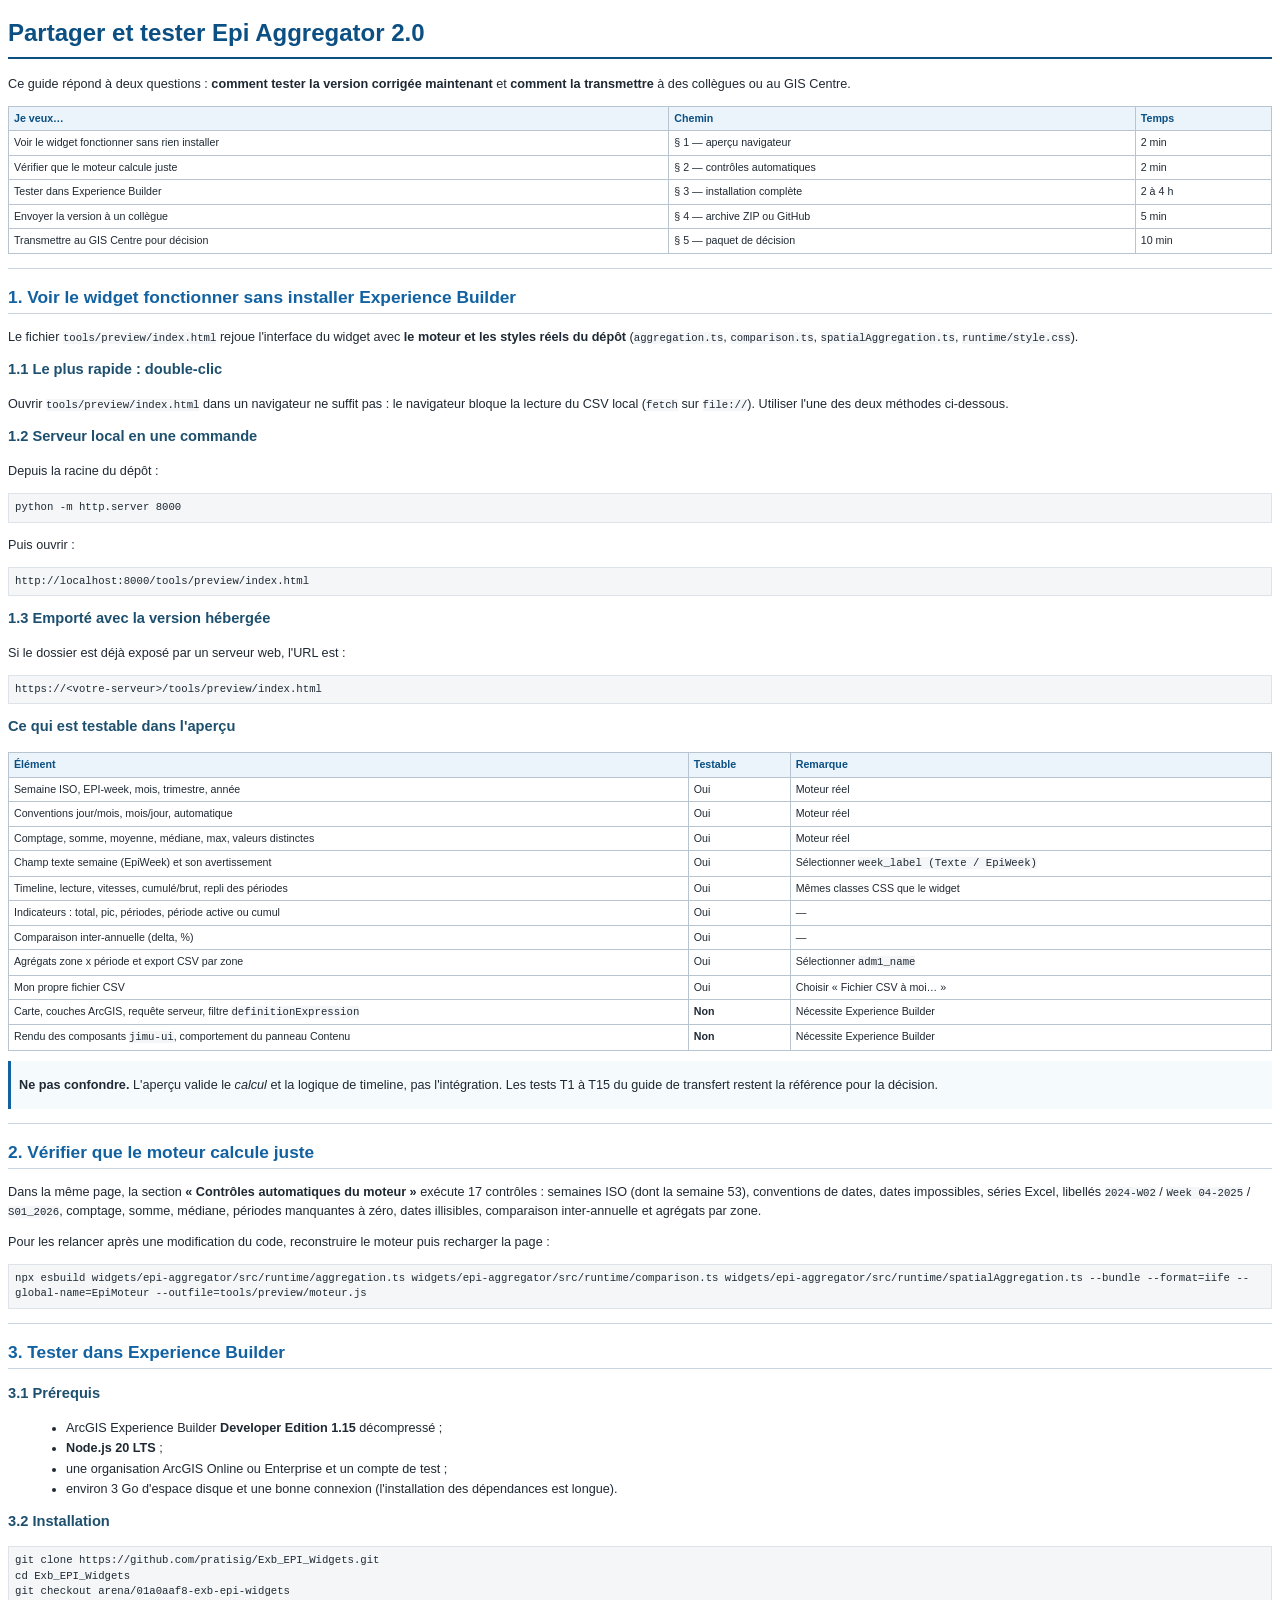
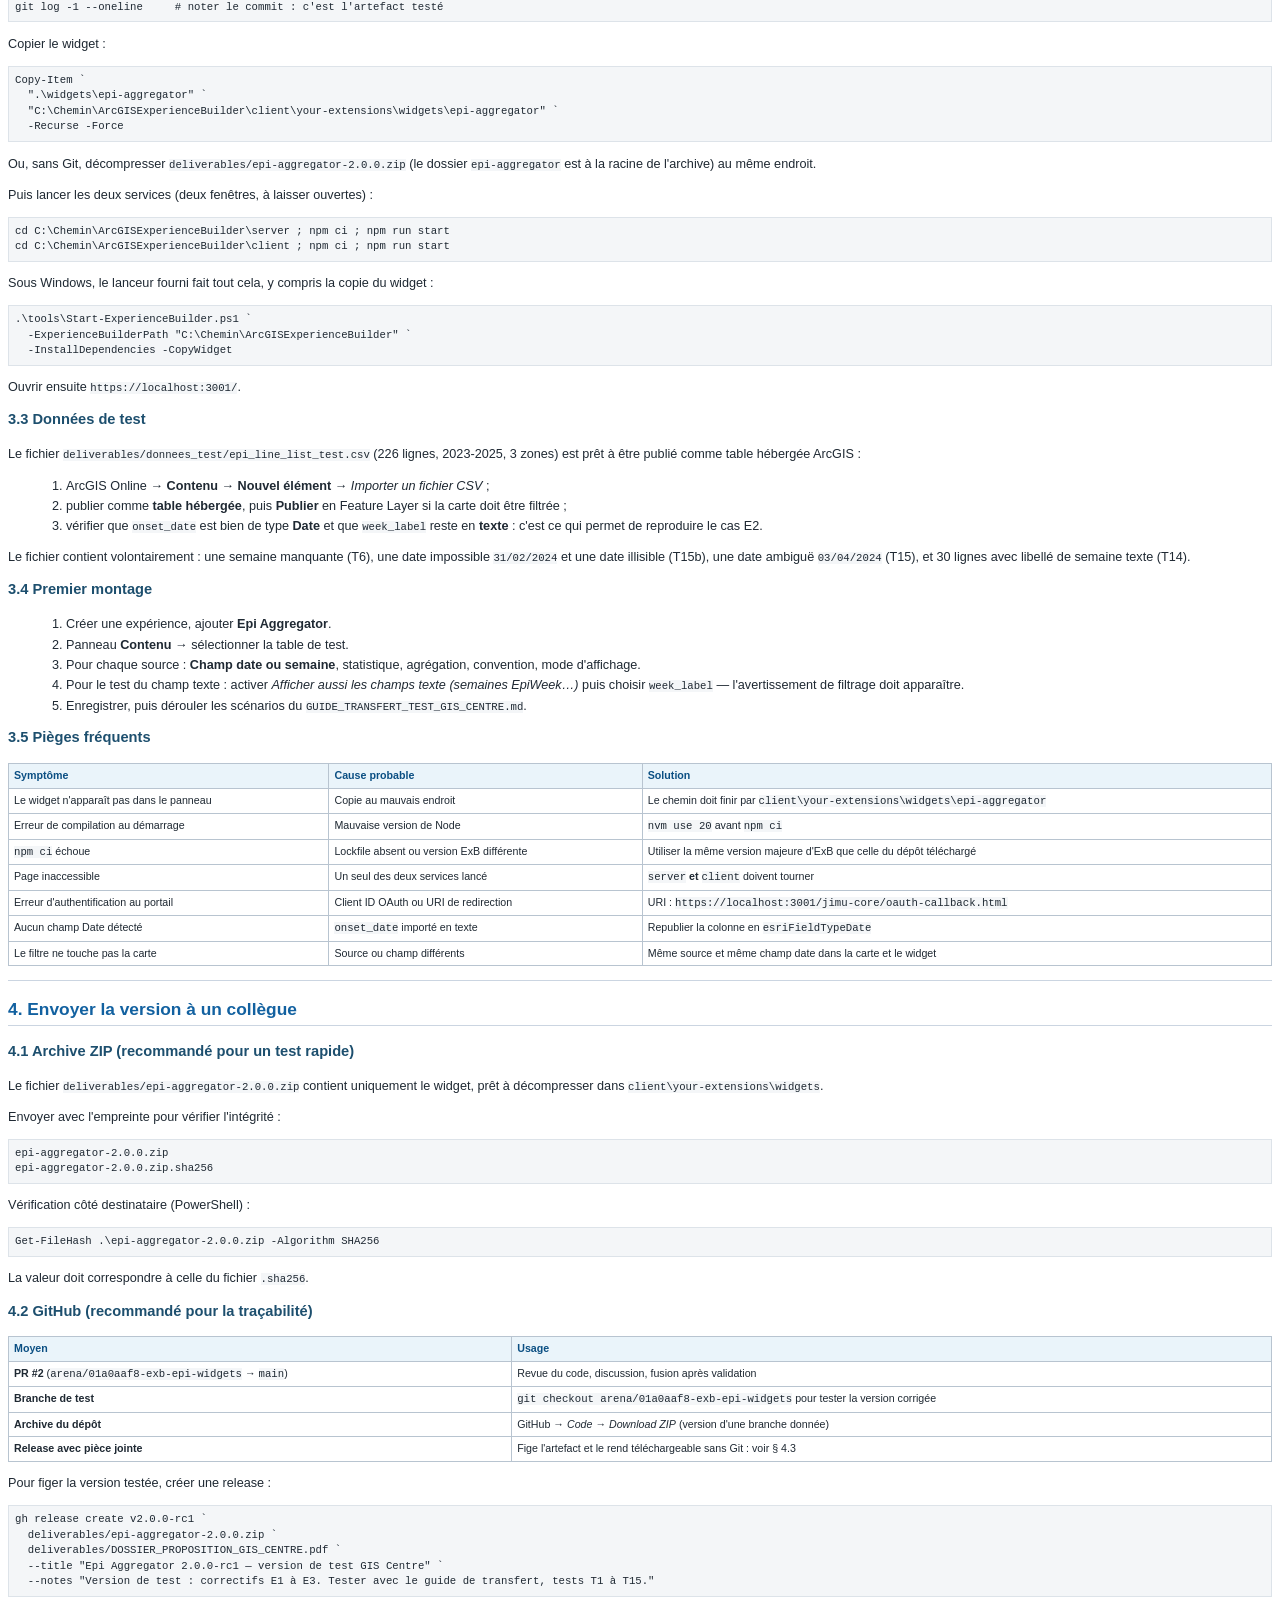
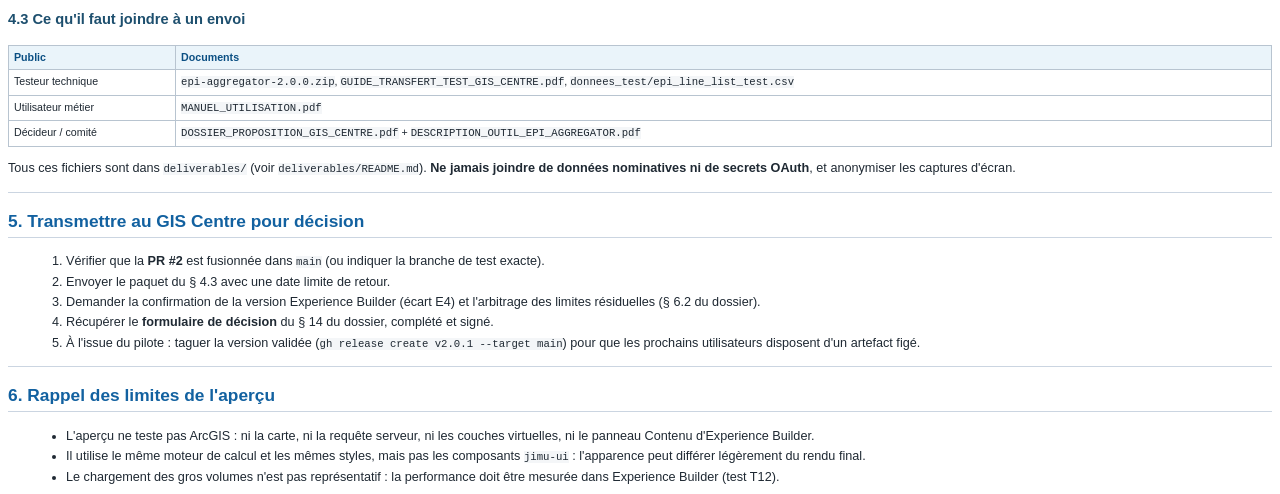
<file: deliverables/PARTAGER_ET_TESTER.html>
<!DOCTYPE html><html lang='fr'><head><meta charset='utf-8'><title>Partager et tester Epi Aggregator 2.0</title><style>
@page { size: A4; margin: 1.6cm 1.4cm; }
body { font-family: Helvetica, Arial, sans-serif; font-size: 9.5pt; color: #1f2933; line-height: 1.45; }
h1 { font-size: 18pt; color: #0b4f83; border-bottom: 2px solid #0b4f83; padding-bottom: 6px; }
h2 { font-size: 13pt; color: #1261a0; margin-top: 16px; border-bottom: 1px solid #cbd5e1; padding-bottom: 3px; }
h3 { font-size: 11pt; color: #1d4f6e; margin-top: 12px; }
h4 { font-size: 10pt; color: #1d4f6e; }
table { border-collapse: collapse; width: 100%; margin: 6px 0 10px 0; font-size: 8pt; }
th, td { border: 1px solid #b8c4d0; padding: 4px 5px; text-align: left; vertical-align: top; word-wrap: break-word; }
th { background: #eaf4fa; color: #0b4f83; }
code, pre { font-family: Courier, monospace; font-size: 8pt; background: #f4f6f8; }
pre { border: 1px solid #dde3e9; padding: 6px; white-space: pre-wrap; }
blockquote { border-left: 3px solid #1261a0; margin: 6px 0; padding: 2px 8px; background: #f5fafd; }
ul, ol { margin: 4px 0 8px 18px; }
li { margin-bottom: 2px; }
hr { border: 0; border-top: 1px solid #cbd5e1; margin: 14px 0; }
</style></head><body><h1 id="partager-et-tester-epi-aggregator-20">Partager et tester Epi Aggregator 2.0</h1>
<p>Ce guide répond à deux questions : <strong>comment tester la version corrigée maintenant</strong> et <strong>comment la transmettre</strong> à des collègues ou au GIS Centre.</p>
<table>
<thead>
<tr>
<th>Je veux…</th>
<th>Chemin</th>
<th>Temps</th>
</tr>
</thead>
<tbody>
<tr>
<td>Voir le widget fonctionner sans rien installer</td>
<td>§ 1 — aperçu navigateur</td>
<td>2 min</td>
</tr>
<tr>
<td>Vérifier que le moteur calcule juste</td>
<td>§ 2 — contrôles automatiques</td>
<td>2 min</td>
</tr>
<tr>
<td>Tester dans Experience Builder</td>
<td>§ 3 — installation complète</td>
<td>2 à 4 h</td>
</tr>
<tr>
<td>Envoyer la version à un collègue</td>
<td>§ 4 — archive ZIP ou GitHub</td>
<td>5 min</td>
</tr>
<tr>
<td>Transmettre au GIS Centre pour décision</td>
<td>§ 5 — paquet de décision</td>
<td>10 min</td>
</tr>
</tbody>
</table>
<hr />
<h2 id="1-voir-le-widget-fonctionner-sans-installer-experience-builder">1. Voir le widget fonctionner sans installer Experience Builder</h2>
<p>Le fichier <code>tools/preview/index.html</code> rejoue l'interface du widget avec <strong>le moteur et les styles réels du dépôt</strong> (<code>aggregation.ts</code>, <code>comparison.ts</code>, <code>spatialAggregation.ts</code>, <code>runtime/style.css</code>).</p>
<h3 id="11-le-plus-rapide-double-clic">1.1 Le plus rapide : double-clic</h3>
<p>Ouvrir <code>tools/preview/index.html</code> dans un navigateur ne suffit pas : le navigateur bloque la lecture du CSV local (<code>fetch</code> sur <code>file://</code>). Utiliser l'une des deux méthodes ci-dessous.</p>
<h3 id="12-serveur-local-en-une-commande">1.2 Serveur local en une commande</h3>
<p>Depuis la racine du dépôt :</p>
<pre><code class="language-powershell">python -m http.server 8000
</code></pre>
<p>Puis ouvrir :</p>
<pre><code class="language-text">http://localhost:8000/tools/preview/index.html
</code></pre>
<h3 id="13-emporte-avec-la-version-hebergee">1.3 Emporté avec la version hébergée</h3>
<p>Si le dossier est déjà exposé par un serveur web, l'URL est :</p>
<pre><code class="language-text">https://&lt;votre-serveur&gt;/tools/preview/index.html
</code></pre>
<h3 id="ce-qui-est-testable-dans-lapercu">Ce qui est testable dans l'aperçu</h3>
<table>
<thead>
<tr>
<th>Élément</th>
<th>Testable</th>
<th>Remarque</th>
</tr>
</thead>
<tbody>
<tr>
<td>Semaine ISO, EPI-week, mois, trimestre, année</td>
<td>Oui</td>
<td>Moteur réel</td>
</tr>
<tr>
<td>Conventions jour/mois, mois/jour, automatique</td>
<td>Oui</td>
<td>Moteur réel</td>
</tr>
<tr>
<td>Comptage, somme, moyenne, médiane, max, valeurs distinctes</td>
<td>Oui</td>
<td>Moteur réel</td>
</tr>
<tr>
<td>Champ texte semaine (EpiWeek) et son avertissement</td>
<td>Oui</td>
<td>Sélectionner <code>week_label (Texte / EpiWeek)</code></td>
</tr>
<tr>
<td>Timeline, lecture, vitesses, cumulé/brut, repli des périodes</td>
<td>Oui</td>
<td>Mêmes classes CSS que le widget</td>
</tr>
<tr>
<td>Indicateurs : total, pic, périodes, période active ou cumul</td>
<td>Oui</td>
<td>—</td>
</tr>
<tr>
<td>Comparaison inter-annuelle (delta, %)</td>
<td>Oui</td>
<td>—</td>
</tr>
<tr>
<td>Agrégats zone x période et export CSV par zone</td>
<td>Oui</td>
<td>Sélectionner <code>adm1_name</code></td>
</tr>
<tr>
<td>Mon propre fichier CSV</td>
<td>Oui</td>
<td>Choisir « Fichier CSV à moi… »</td>
</tr>
<tr>
<td>Carte, couches ArcGIS, requête serveur, filtre <code>definitionExpression</code></td>
<td><strong>Non</strong></td>
<td>Nécessite Experience Builder</td>
</tr>
<tr>
<td>Rendu des composants <code>jimu-ui</code>, comportement du panneau Contenu</td>
<td><strong>Non</strong></td>
<td>Nécessite Experience Builder</td>
</tr>
</tbody>
</table>
<blockquote>
<p><strong>Ne pas confondre.</strong> L'aperçu valide le <em>calcul</em> et la logique de timeline, pas l'intégration. Les tests T1 à T15 du guide de transfert restent la référence pour la décision.</p>
</blockquote>
<hr />
<h2 id="2-verifier-que-le-moteur-calcule-juste">2. Vérifier que le moteur calcule juste</h2>
<p>Dans la même page, la section <strong>« Contrôles automatiques du moteur »</strong> exécute 17 contrôles : semaines ISO (dont la semaine 53), conventions de dates, dates impossibles, séries Excel, libellés <code>2024-W02</code> / <code>Week 04-2025</code> / <code>S01_2026</code>, comptage, somme, médiane, périodes manquantes à zéro, dates illisibles, comparaison inter-annuelle et agrégats par zone.</p>
<p>Pour les relancer après une modification du code, reconstruire le moteur puis recharger la page :</p>
<pre><code class="language-powershell">npx esbuild widgets/epi-aggregator/src/runtime/aggregation.ts widgets/epi-aggregator/src/runtime/comparison.ts widgets/epi-aggregator/src/runtime/spatialAggregation.ts --bundle --format=iife --global-name=EpiMoteur --outfile=tools/preview/moteur.js
</code></pre>
<hr />
<h2 id="3-tester-dans-experience-builder">3. Tester dans Experience Builder</h2>
<h3 id="31-prerequis">3.1 Prérequis</h3>
<ul>
<li>ArcGIS Experience Builder <strong>Developer Edition 1.15</strong> décompressé ;</li>
<li><strong>Node.js 20 LTS</strong> ;</li>
<li>une organisation ArcGIS Online ou Enterprise et un compte de test ;</li>
<li>environ 3 Go d'espace disque et une bonne connexion (l'installation des dépendances est longue).</li>
</ul>
<h3 id="32-installation">3.2 Installation</h3>
<pre><code class="language-powershell">git clone https://github.com/pratisig/Exb_EPI_Widgets.git
cd Exb_EPI_Widgets
git checkout arena/01a0aaf8-exb-epi-widgets
git log -1 --oneline     # noter le commit : c'est l'artefact testé
</code></pre>
<p>Copier le widget :</p>
<pre><code class="language-powershell">Copy-Item `
  &quot;.\widgets\epi-aggregator&quot; `
  &quot;C:\Chemin\ArcGISExperienceBuilder\client\your-extensions\widgets\epi-aggregator&quot; `
  -Recurse -Force
</code></pre>
<p>Ou, sans Git, décompresser <code>deliverables/epi-aggregator-2.0.0.zip</code> (le dossier <code>epi-aggregator</code> est à la racine de l'archive) au même endroit.</p>
<p>Puis lancer les deux services (deux fenêtres, à laisser ouvertes) :</p>
<pre><code class="language-powershell">cd C:\Chemin\ArcGISExperienceBuilder\server ; npm ci ; npm run start
cd C:\Chemin\ArcGISExperienceBuilder\client ; npm ci ; npm run start
</code></pre>
<p>Sous Windows, le lanceur fourni fait tout cela, y compris la copie du widget :</p>
<pre><code class="language-powershell">.\tools\Start-ExperienceBuilder.ps1 `
  -ExperienceBuilderPath &quot;C:\Chemin\ArcGISExperienceBuilder&quot; `
  -InstallDependencies -CopyWidget
</code></pre>
<p>Ouvrir ensuite <code>https://localhost:3001/</code>.</p>
<h3 id="33-donnees-de-test">3.3 Données de test</h3>
<p>Le fichier <code>deliverables/donnees_test/epi_line_list_test.csv</code> (226 lignes, 2023-2025, 3 zones) est prêt à être publié comme table hébergée ArcGIS :</p>
<ol>
<li>ArcGIS Online → <strong>Contenu</strong> → <strong>Nouvel élément</strong> → <em>Importer un fichier CSV</em> ;</li>
<li>publier comme <strong>table hébergée</strong>, puis <strong>Publier</strong> en Feature Layer si la carte doit être filtrée ;</li>
<li>vérifier que <code>onset_date</code> est bien de type <strong>Date</strong> et que <code>week_label</code> reste en <strong>texte</strong> : c'est ce qui permet de reproduire le cas E2.</li>
</ol>
<p>Le fichier contient volontairement : une semaine manquante (T6), une date impossible <code>31/02/2024</code> et une date illisible (T15b), une date ambiguë <code>03/04/2024</code> (T15), et 30 lignes avec libellé de semaine texte (T14).</p>
<h3 id="34-premier-montage">3.4 Premier montage</h3>
<ol>
<li>Créer une expérience, ajouter <strong>Epi Aggregator</strong>.</li>
<li>Panneau <strong>Contenu</strong> → sélectionner la table de test.</li>
<li>Pour chaque source : <strong>Champ date ou semaine</strong>, statistique, agrégation, convention, mode d'affichage.</li>
<li>Pour le test du champ texte : activer <em>Afficher aussi les champs texte (semaines EpiWeek…)</em> puis choisir <code>week_label</code> — l'avertissement de filtrage doit apparaître.</li>
<li>Enregistrer, puis dérouler les scénarios du <code>GUIDE_TRANSFERT_TEST_GIS_CENTRE.md</code>.</li>
</ol>
<h3 id="35-pieges-frequents">3.5 Pièges fréquents</h3>
<table>
<thead>
<tr>
<th>Symptôme</th>
<th>Cause probable</th>
<th>Solution</th>
</tr>
</thead>
<tbody>
<tr>
<td>Le widget n'apparaît pas dans le panneau</td>
<td>Copie au mauvais endroit</td>
<td>Le chemin doit finir par <code>client\your-extensions\widgets\epi-aggregator</code></td>
</tr>
<tr>
<td>Erreur de compilation au démarrage</td>
<td>Mauvaise version de Node</td>
<td><code>nvm use 20</code> avant <code>npm ci</code></td>
</tr>
<tr>
<td><code>npm ci</code> échoue</td>
<td>Lockfile absent ou version ExB différente</td>
<td>Utiliser la même version majeure d'ExB que celle du dépôt téléchargé</td>
</tr>
<tr>
<td>Page inaccessible</td>
<td>Un seul des deux services lancé</td>
<td><code>server</code> <strong>et</strong> <code>client</code> doivent tourner</td>
</tr>
<tr>
<td>Erreur d'authentification au portail</td>
<td>Client ID OAuth ou URI de redirection</td>
<td>URI : <code>https://localhost:3001/jimu-core/oauth-callback.html</code></td>
</tr>
<tr>
<td>Aucun champ Date détecté</td>
<td><code>onset_date</code> importé en texte</td>
<td>Republier la colonne en <code>esriFieldTypeDate</code></td>
</tr>
<tr>
<td>Le filtre ne touche pas la carte</td>
<td>Source ou champ différents</td>
<td>Même source et même champ date dans la carte et le widget</td>
</tr>
</tbody>
</table>
<hr />
<h2 id="4-envoyer-la-version-a-un-collegue">4. Envoyer la version à un collègue</h2>
<h3 id="41-archive-zip-recommande-pour-un-test-rapide">4.1 Archive ZIP (recommandé pour un test rapide)</h3>
<p>Le fichier <code>deliverables/epi-aggregator-2.0.0.zip</code> contient uniquement le widget, prêt à décompresser dans <code>client\your-extensions\widgets</code>.</p>
<p>Envoyer avec l'empreinte pour vérifier l'intégrité :</p>
<pre><code class="language-text">epi-aggregator-2.0.0.zip
epi-aggregator-2.0.0.zip.sha256
</code></pre>
<p>Vérification côté destinataire (PowerShell) :</p>
<pre><code class="language-powershell">Get-FileHash .\epi-aggregator-2.0.0.zip -Algorithm SHA256
</code></pre>
<p>La valeur doit correspondre à celle du fichier <code>.sha256</code>.</p>
<h3 id="42-github-recommande-pour-la-tracabilite">4.2 GitHub (recommandé pour la traçabilité)</h3>
<table>
<thead>
<tr>
<th>Moyen</th>
<th>Usage</th>
</tr>
</thead>
<tbody>
<tr>
<td><strong>PR #2</strong> (<code>arena/01a0aaf8-exb-epi-widgets</code> → <code>main</code>)</td>
<td>Revue du code, discussion, fusion après validation</td>
</tr>
<tr>
<td><strong>Branche de test</strong></td>
<td><code>git checkout arena/01a0aaf8-exb-epi-widgets</code> pour tester la version corrigée</td>
</tr>
<tr>
<td><strong>Archive du dépôt</strong></td>
<td>GitHub → <em>Code</em> → <em>Download ZIP</em> (version d'une branche donnée)</td>
</tr>
<tr>
<td><strong>Release avec pièce jointe</strong></td>
<td>Fige l'artefact et le rend téléchargeable sans Git : voir § 4.3</td>
</tr>
</tbody>
</table>
<p>Pour figer la version testée, créer une release :</p>
<pre><code class="language-powershell">gh release create v2.0.0-rc1 `
  deliverables/epi-aggregator-2.0.0.zip `
  deliverables/DOSSIER_PROPOSITION_GIS_CENTRE.pdf `
  --title &quot;Epi Aggregator 2.0.0-rc1 — version de test GIS Centre&quot; `
  --notes &quot;Version de test : correctifs E1 à E3. Tester avec le guide de transfert, tests T1 à T15.&quot;
</code></pre>
<h3 id="43-ce-quil-faut-joindre-a-un-envoi">4.3 Ce qu'il faut joindre à un envoi</h3>
<table>
<thead>
<tr>
<th>Public</th>
<th>Documents</th>
</tr>
</thead>
<tbody>
<tr>
<td>Testeur technique</td>
<td><code>epi-aggregator-2.0.0.zip</code>, <code>GUIDE_TRANSFERT_TEST_GIS_CENTRE.pdf</code>, <code>donnees_test/epi_line_list_test.csv</code></td>
</tr>
<tr>
<td>Utilisateur métier</td>
<td><code>MANUEL_UTILISATION.pdf</code></td>
</tr>
<tr>
<td>Décideur / comité</td>
<td><code>DOSSIER_PROPOSITION_GIS_CENTRE.pdf</code> + <code>DESCRIPTION_OUTIL_EPI_AGGREGATOR.pdf</code></td>
</tr>
</tbody>
</table>
<p>Tous ces fichiers sont dans <code>deliverables/</code> (voir <code>deliverables/README.md</code>). <strong>Ne jamais joindre de données nominatives ni de secrets OAuth</strong>, et anonymiser les captures d'écran.</p>
<hr />
<h2 id="5-transmettre-au-gis-centre-pour-decision">5. Transmettre au GIS Centre pour décision</h2>
<ol>
<li>Vérifier que la <strong>PR #2</strong> est fusionnée dans <code>main</code> (ou indiquer la branche de test exacte).</li>
<li>Envoyer le paquet du § 4.3 avec une date limite de retour.</li>
<li>Demander la confirmation de la version Experience Builder (écart E4) et l'arbitrage des limites résiduelles (§ 6.2 du dossier).</li>
<li>Récupérer le <strong>formulaire de décision</strong> du § 14 du dossier, complété et signé.</li>
<li>À l'issue du pilote : taguer la version validée (<code>gh release create v2.0.1 --target main</code>) pour que les prochains utilisateurs disposent d'un artefact figé.</li>
</ol>
<hr />
<h2 id="6-rappel-des-limites-de-lapercu">6. Rappel des limites de l'aperçu</h2>
<ul>
<li>L'aperçu ne teste pas ArcGIS : ni la carte, ni la requête serveur, ni les couches virtuelles, ni le panneau Contenu d'Experience Builder.</li>
<li>Il utilise le même moteur de calcul et les mêmes styles, mais pas les composants <code>jimu-ui</code> : l'apparence peut différer légèrement du rendu final.</li>
<li>Le chargement des gros volumes n'est pas représentatif : la performance doit être mesurée dans Experience Builder (test T12).</li>
</ul></body></html>
</file>
<file: widgets/epi-aggregator/src/runtime/style.css>
.epi-widget{font-family:Arial,sans-serif;color:#243447;background:#fff;height:auto!important;min-height:0;overflow:visible;padding:6px;box-sizing:border-box;--epi-accent:#1261a0}.epi-widget:has(.epi-master-timeline){padding:0}.epi-master-timeline{background:#eaf4fa;border:1px solid #b8d5e5;border-radius:6px;padding:7px 10px;margin:0;color:#1d4f6e}.epi-master-timeline[data-size="small"]{padding:4px 8px}.epi-master-timeline[data-size="large"]{padding:10px 12px}.epi-master-timeline>div:first-child{display:flex;justify-content:space-between;font-size:12px}.epi-master-timeline>div:first-child span{font-weight:bold;color:var(--epi-accent)}.epi-master-controls{position:relative;display:flex;align-items:center;gap:6px;margin-top:6px}.epi-master-controls button{border:0;background:transparent;color:var(--epi-timeline-color);font-weight:bold;cursor:pointer}.epi-master-controls .epi-control-button{display:inline-flex;align-items:center;justify-content:center;width:30px;height:30px;border-radius:50%;background:#20242a;color:#fff;font-size:14px;line-height:1;padding:0}.epi-master-controls .epi-control-button:hover{background:var(--epi-timeline-color)}.epi-master-controls .epi-play-button{width:34px;height:34px;font-size:16px}.epi-master-controls .epi-control-button:disabled{opacity:.45;cursor:default}.epi-master-controls input{flex:1;accent-color:var(--epi-timeline-color);z-index:1}.epi-master-controls select{font-size:11px;border:1px solid #cbd5e1;border-radius:3px;padding:3px}.epi-export-button{border:1px solid #cbd5e1!important;border-radius:4px!important;background:#fff!important;color:#1d4f6e!important;padding:4px 6px!important;font-size:10px!important}.epi-master-timeline small{display:block;text-align:center;color:#64748b;font-size:10px}.epi-source{border:1px solid #d8e1ea;border-radius:6px;padding:12px;margin-bottom:12px}.epi-source:last-child{margin-bottom:0}.epi-heading{display:flex;justify-content:space-between;align-items:center;border-bottom:1px solid #e1e7ed;padding-bottom:12px;margin-bottom:12px}.epi-heading h3{font-size:16px;margin:0 0 4px;color:var(--epi-accent)}.epi-heading-right{display:flex;flex-direction:column;align-items:flex-end}.epi-heading-right small{font-size:10px;color:#64748b;margin-top:3px}.epi-active-period{display:flex;justify-content:space-between;gap:8px;align-items:center;background:#eef6fb;border-left:4px solid var(--epi-accent);padding:8px 10px;margin-bottom:10px;font-size:12px}.epi-active-period strong{color:var(--epi-accent)}.epi-active-period span{font-size:10px;color:#64748b}.epi-badge{background:var(--epi-accent)!important}.epi-heading h2{font-size:18px;margin:0 0 4px;color:#12395b}.epi-heading span{font-size:12px;color:#64748b}.epi-badge{background:var(--epi-accent)!important;color:white!important;border-radius:14px;padding:5px 10px;font-weight:bold}.epi-controls{display:flex;flex-direction:column;gap:5px}.epi-controls label{font-weight:600;font-size:12px;margin-top:4px}.epi-toolbar{display:flex;align-items:center;gap:9px;margin:16px 0 8px;font-size:11px;color:#64748b;flex-wrap:wrap}.epi-toolbar select{width:90px}.epi-check{font-size:11px;white-space:nowrap}.epi-summary{display:flex;gap:6px;margin-top:14px}.epi-summary span{flex:1;background:#f1f6fa;border-radius:4px;padding:7px 5px;text-align:center}.epi-summary b{display:block;color:#0b4f83;font-size:16px}.epi-summary small{display:block;color:#64748b;font-size:10px;margin-top:2px}.epi-timeline{background:#f7fafc;border:1px solid #d8e1ea;border-radius:6px;padding:10px 10px 7px;margin-top:12px}.epi-timeline-label{display:flex;justify-content:space-between;align-items:center;font-size:11px;color:#64748b}.epi-timeline-label strong{color:var(--epi-accent);font-size:13px}.epi-timeline-controls{display:flex;align-items:center;gap:5px;margin-top:7px}.epi-timeline-controls button{border:0;background:transparent;color:var(--epi-accent);font-weight:bold;cursor:pointer;padding:3px 4px}.epi-timeline-controls button:disabled{opacity:.35;cursor:default}.epi-timeline-controls input[type=range]{flex:1;min-width:80px;accent-color:var(--epi-accent);cursor:pointer}.epi-timeline-endpoints{display:flex;justify-content:space-between;color:#64748b;font-size:10px;margin-top:2px}.epi-periods-header{display:flex;justify-content:space-between;align-items:center;border-top:1px solid #e1e7ed;padding-top:8px;margin-top:8px}.epi-periods-header span{font-size:11px;color:var(--epi-accent);font-weight:600}.epi-collapse{background:transparent;border:0;color:var(--epi-accent);font-size:12px;font-weight:600;cursor:pointer;padding:4px 0}.epi-periods{display:flex;flex-direction:row;gap:6px;margin-top:6px;overflow-x:auto;padding-bottom:4px}.epi-periods button{display:flex;flex-direction:column;gap:4px;justify-content:space-between;align-items:flex-start;min-width:82px;border:1px solid #d8e1ea;background:#f8fafc;border-radius:4px;padding:8px 10px;text-align:left;color:#243447;cursor:pointer;flex:0 0 auto}.epi-periods button:hover,.epi-periods button.selected{background:#e3f2fd;border-color:#1976d2;color:#0b4f83}.epi-periods button span{font-weight:bold}.epi-comparison{margin-top:12px;font-size:12px}.epi-comparison strong{display:block;margin-bottom:6px;color:var(--epi-accent)}.epi-comparison-scroll{overflow-x:auto}.epi-comparison table{border-collapse:collapse;width:100%;font-size:11px}.epi-comparison th,.epi-comparison td{border:1px solid #d8e1ea;padding:5px;text-align:right}.epi-comparison th:first-child,.epi-comparison td:first-child{text-align:left}.epi-comparison th{background:#eef6fb;color:#1d4f6e}.epi-warning{margin:9px 0;padding:8px;background:#fff4d6;color:#795500;font-size:12px;border-radius:3px}.epi-alert{margin-top:12px}.epi-empty{text-align:center;color:#718096;padding:28px 10px;font-size:13px}.epi-foot{margin-top:12px;border-top:1px solid #e1e7ed;padding-top:9px;font-size:12px;color:#1976d2;font-weight:600}.epi-info{background:#eef6fb;color:#1d4f6e}
</file>
